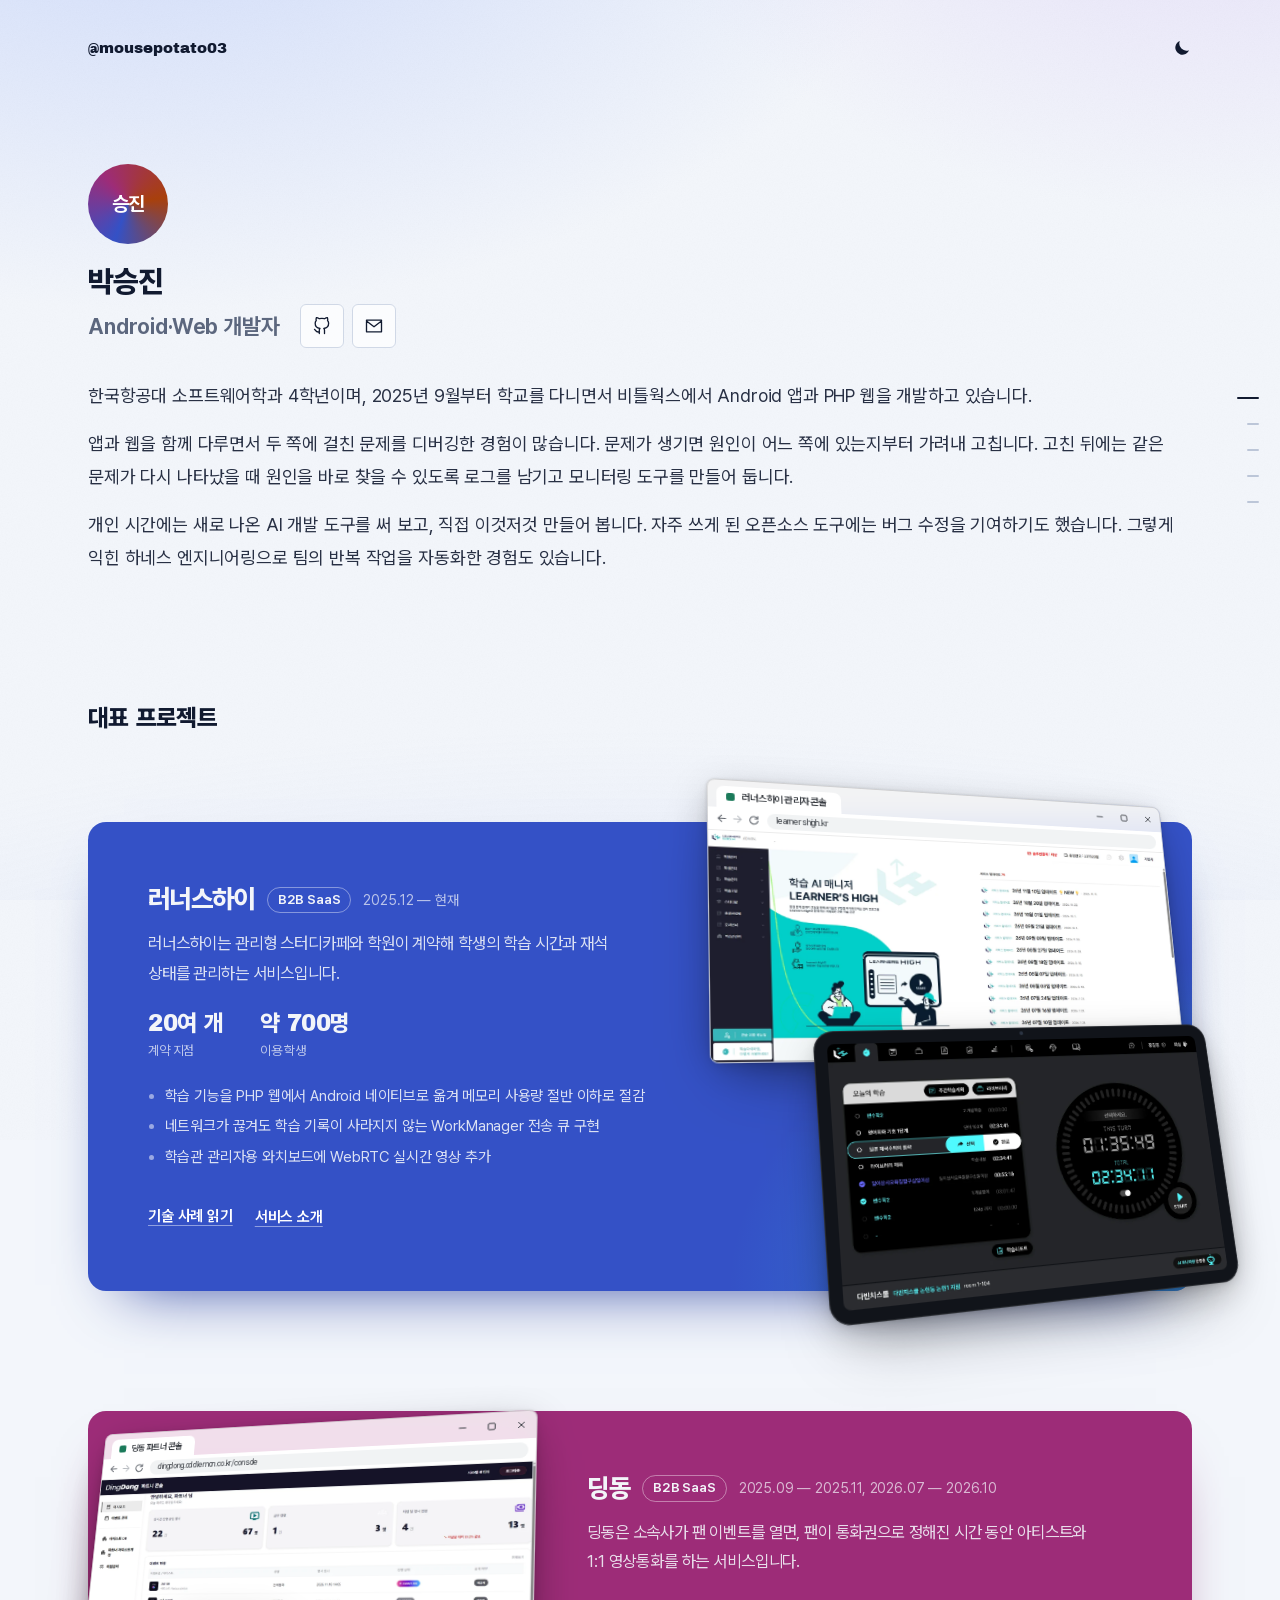
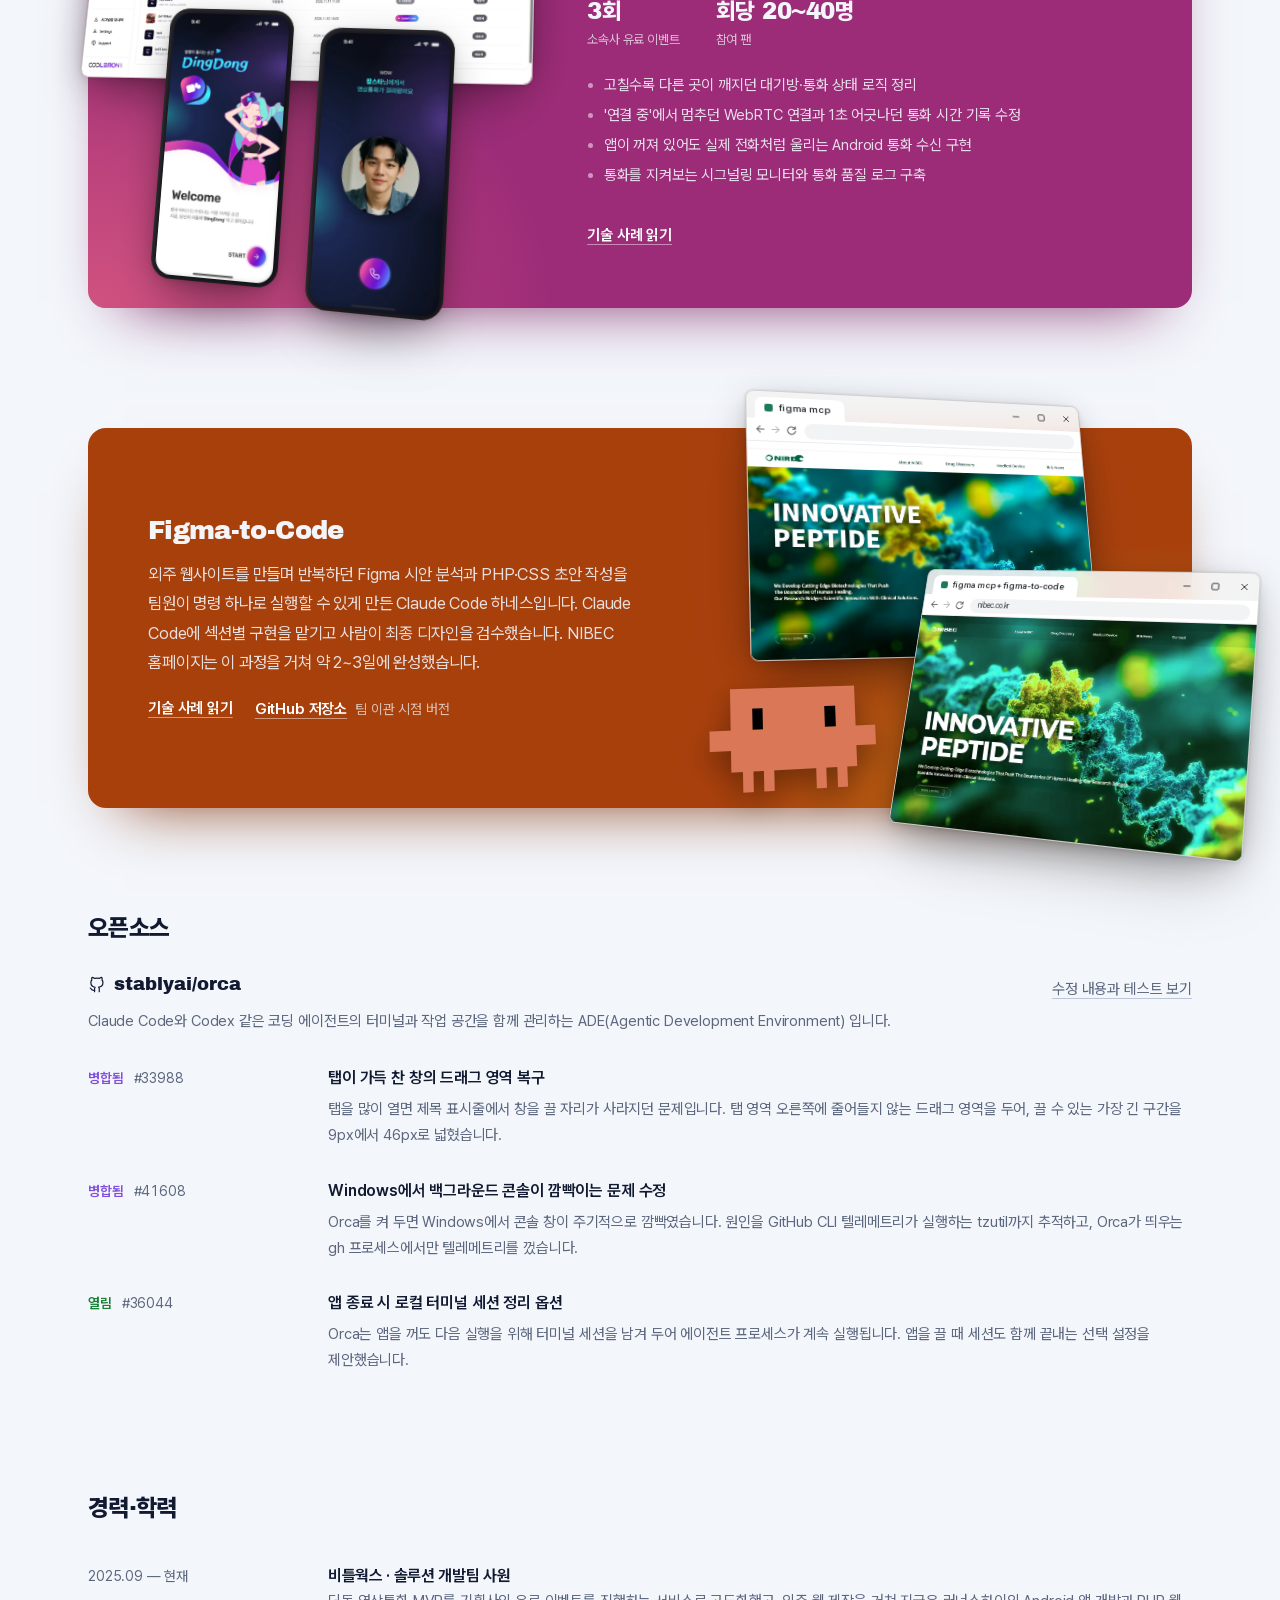
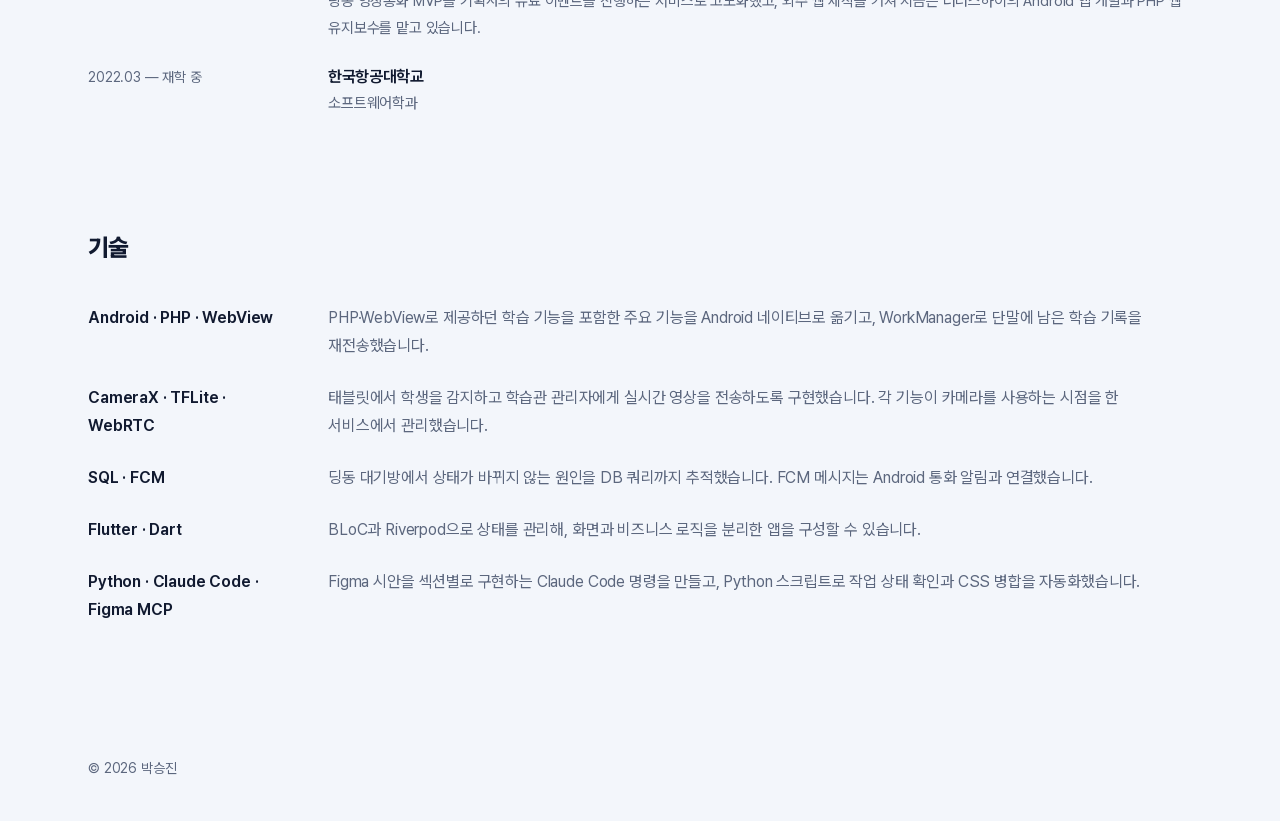
<file: index.html>
<!DOCTYPE html><html lang="ko"><head><meta charset="utf-8"><meta name="viewport" content="width=device-width, initial-scale=1"><title>박승진 | Android·Web 개발자</title><meta name="description" content="Android·웹 개발자 박승진의 포트폴리오. 러너스하이 Android·PHP 웹 개발, 딩동 유료 영상통화 서비스 고도화, Figma-to-Code 제작 자동화 및 Orca 오픈소스 기여."><meta name="theme-color" content="#f3f6fb" media="(prefers-color-scheme: light)"><meta name="theme-color" content="#0a0e1a" media="(prefers-color-scheme: dark)"><link rel="canonical" href="https://mousepotato03.github.io/"><meta property="og:type" content="website"><meta property="og:locale" content="ko_KR"><meta property="og:title" content="박승진 | Android·Web 개발자"><meta property="og:description" content="Android·웹 개발자 박승진의 포트폴리오. 러너스하이 Android·PHP 웹 개발, 딩동 유료 영상통화 서비스 고도화, Figma-to-Code 제작 자동화 및 Orca 오픈소스 기여."><meta property="og:url" content="https://mousepotato03.github.io/"><meta property="og:image" content="https://mousepotato03.github.io/images/learners-tasks.webp"><link rel="icon" href="/favicon.svg" type="image/svg+xml"><script>
      try {
        const saved = localStorage.getItem("theme");
        if (saved === "light" || saved === "dark")
          document.documentElement.dataset.theme = saved;
      } catch (e) {}
    </script><link rel="stylesheet" href="/_astro/Base.Bn7zN9Kk.css"></head><body><a class="skip" href="#main">본문으로 건너뛰기</a><header class="site-header content" id="top"><a class="handle" href="/">@mousepotato03<span class="sr"> 홈</span></a><button class="theme-toggle" type="button" hidden><svg class="moon" viewBox="0 0 24 24" aria-hidden="true"><path d="M20.4 14.6A8.5 8.5 0 0 1 9.4 3.6a8.5 8.5 0 1 0 11 11Z"></path></svg><svg class="sun" viewBox="0 0 24 24" aria-hidden="true"><circle cx="12" cy="12" r="4.2"></circle><path d="M12 2.5v2M12 19.5v2M2.5 12h2M19.5 12h2M5.3 5.3l1.4 1.4M17.3 17.3l1.4 1.4M5.3 18.7l1.4-1.4M17.3 6.7l1.4-1.4"></path></svg></button></header><main id="main" tabindex="-1"><section class="intro content"><span class="avatar avatar-initial" aria-hidden="true">승진</span><h1 class="name">박승진</h1><div class="headline"><p class="role">Android·Web 개발자</p><ul class="links"><li><a class="btn btn-icon" href="https://github.com/mousepotato03" aria-label="GitHub" title="GitHub"><svg class="icon" width="18" height="18" viewBox="0 0 24 24" fill="none" stroke="currentColor" stroke-width="1.6" stroke-linecap="round" stroke-linejoin="round" aria-hidden="true"><path d="M9 19c-4.5 1.4-4.5-2.5-6-3m12 5v-3.9c.05-1.02-.36-1.72-.84-2.14 2.82-.31 5.78-1.38 5.78-6.26 0-1.38-.49-2.5-1.3-3.38.13-.32.56-1.6-.13-3.34 0 0-1.06-.34-3.47 1.29a12 12 0 0 0-6.32 0C6.3 1.64 5.24 1.98 5.24 1.98c-.7 1.74-.26 3.02-.13 3.34-.81.88-1.3 2-1.3 3.38 0 4.87 2.95 5.96 5.76 6.27-.37.33-.68.87-.79 1.69V21"></path></svg></a></li><li><a class="btn btn-icon" href="mailto:tmdwlse2@naver.com" aria-label="이메일" title="이메일"><svg class="icon" width="18" height="18" viewBox="0 0 24 24" fill="none" stroke="currentColor" stroke-width="1.6" stroke-linecap="round" stroke-linejoin="round" aria-hidden="true"><path d="M3 5h18v14H3z M3 6l9 7 9-7"></path></svg></a></li></ul></div><div class="bio"><p>한국항공대 소프트웨어학과 4학년이며, 2025년 9월부터 학교를 다니면서 비틀웍스에서 Android 앱과 PHP 웹을 개발하고 있습니다.</p><p>앱과 웹을 함께 다루면서 두 쪽에 걸친 문제를 디버깅한 경험이 많습니다. 문제가 생기면 원인이 어느 쪽에 있는지부터 가려내 고칩니다. 고친 뒤에는 같은 문제가 다시 나타났을 때 원인을 바로 찾을 수 있도록 로그를 남기고 모니터링 도구를 만들어 둡니다.</p><p>개인 시간에는 새로 나온 AI 개발 도구를 써 보고, 직접 이것저것 만들어 봅니다. 자주 쓰게 된 오픈소스 도구에는 버그 수정을 기여하기도 했습니다. 그렇게 익힌 하네스 엔지니어링으로 팀의 반복 작업을 자동화한 경험도 있습니다.</p></div></section><section class="work content" aria-labelledby="work-title"><h2 id="work-title">대표 프로젝트</h2><div class="work-list"><article class="work-card" data-kind="learners"><div class="work-copy"><div class="work-head"><h3><a href="/projects/learners-high/">러너스하이</a></h3><span class="work-type">B2B SaaS</span><span class="work-period">2025.12 — 현재</span></div><p>러너스하이는 관리형 스터디카페와 학원이 계약해 학생의 학습 시간과 재석 상태를 관리하는 서비스입니다.</p><dl class="work-stats"><div><dt>계약 지점</dt><dd>20여 개</dd></div><div><dt>이용 학생</dt><dd>약 700명</dd></div></dl><ul class="work-points"><li>학습 기능을 PHP 웹에서 Android 네이티브로 옮겨 메모리 사용량 절반 이하로 절감</li><li>네트워크가 끊겨도 학습 기록이 사라지지 않는 WorkManager 전송 큐 구현</li><li>학습관 관리자용 와치보드에 WebRTC 실시간 영상 추가</li></ul><div class="work-actions"><span class="work-more" aria-hidden="true">기술 사례 읽기</span><span class="work-site-group"><a class="work-site" href="https://learnershigh.kr/index.php">서비스 소개</a></span></div></div><div class="work-visual"><div class="scene"><div class="device browser-window window-console window-learners"><div class="window-titlebar"><span class="window-tab"><i class="window-favicon"></i><span>러너스하이 관리자 콘솔</span></span><span class="window-controls" aria-hidden="true"><svg viewBox="0 0 10 10"><path d="M1.5 5h7"></path></svg><svg viewBox="0 0 10 10"><rect x="1.75" y="1.75" width="6.5" height="6.5" rx="1"></rect></svg><svg viewBox="0 0 10 10"><path d="m2 2 6 6m0-6-6 6"></path></svg></span></div><div class="window-toolbar"><span class="window-nav" aria-hidden="true"><svg viewBox="0 0 12 12"><path d="M10 6H2.5M6 2.5 2.5 6 6 9.5"></path></svg><svg viewBox="0 0 12 12"><path d="M2 6h7.5M6 2.5 9.5 6 6 9.5"></path></svg><svg viewBox="0 0 12 12"><path d="M9.8 4.4A4.2 4.2 0 1 0 10.2 7M10 1.8v2.8H7.2"></path></svg></span><span class="window-address">learnershigh.kr</span></div><div class="window-view"><img src="/images/learners-console.webp" width="1440" height="683" alt="왼쪽에 학원·학생·학습 관리 메뉴, 오른쪽에 서비스 업데이트 목록이 있는 러너스하이 관리자 콘솔 첫 화면" loading="eager"></div></div><div class="device tablet-device"><img src="/images/learners-tasks.webp" width="1440" height="900" loading="eager" fetchpriority="high" alt="위쪽 메뉴 아래 왼쪽에 오늘의 학습 목록, 오른쪽에 원형 타이머와 START 버튼이 있는 러너스하이 학습 화면"></div></div></div></article><article class="work-card" data-kind="dingdong"><div class="work-copy"><div class="work-head"><h3><a href="/projects/dingdong/">딩동</a></h3><span class="work-type">B2B SaaS</span><span class="work-period">2025.09 — 2025.11, 2026.07 — 2026.10</span></div><p>딩동은 소속사가 팬 이벤트를 열면, 팬이 통화권으로 정해진 시간 동안 아티스트와 1:1 영상통화를 하는 서비스입니다.</p><dl class="work-stats"><div><dt>소속사 유료 이벤트</dt><dd>3회</dd></div><div><dt>참여 팬</dt><dd>회당 20~40명</dd></div></dl><ul class="work-points"><li>고칠수록 다른 곳이 깨지던 대기방·통화 상태 로직 정리</li><li>&#39;연결 중&#39;에서 멈추던 WebRTC 연결과 1초 어긋나던 통화 시간 기록 수정</li><li>앱이 꺼져 있어도 실제 전화처럼 울리는 Android 통화 수신 구현</li><li>통화를 지켜보는 시그널링 모니터와 통화 품질 로그 구축</li></ul><div class="work-actions"><span class="work-more" aria-hidden="true">기술 사례 읽기</span></div></div><div class="work-visual"><div class="scene"><div class="device browser-window window-console window-partner"><div class="window-titlebar"><span class="window-tab"><i class="window-favicon"></i><span>딩동 파트너 콘솔</span></span><span class="window-controls" aria-hidden="true"><svg viewBox="0 0 10 10"><path d="M1.5 5h7"></path></svg><svg viewBox="0 0 10 10"><rect x="1.75" y="1.75" width="6.5" height="6.5" rx="1"></rect></svg><svg viewBox="0 0 10 10"><path d="m2 2 6 6m0-6-6 6"></path></svg></span></div><div class="window-toolbar"><span class="window-nav" aria-hidden="true"><svg viewBox="0 0 12 12"><path d="M10 6H2.5M6 2.5 2.5 6 6 9.5"></path></svg><svg viewBox="0 0 12 12"><path d="M2 6h7.5M6 2.5 9.5 6 6 9.5"></path></svg><svg viewBox="0 0 12 12"><path d="M9.8 4.4A4.2 4.2 0 1 0 10.2 7M10 1.8v2.8H7.2"></path></svg></span><span class="window-address">dingdong.oddlemon.co.kr/console</span></div><div class="window-view"><img src="/images/dingdong-console.webp" width="1440" height="684" alt="진행 중인 행사와 이번 달 행사 수를 보여주는 카드 아래에 이벤트 목록이 있는 딩동 파트너 콘솔 대시보드" loading="lazy"></div></div><div class="device phone-group"><div class="phone-device"><img src="/images/dingdong-welcome.webp" width="540" height="1171" loading="lazy" alt="딩동 Google Play에 등록된 앱 시작 화면"></div><div class="phone-device"><img src="/images/dingdong-incoming.webp" width="540" height="1171" loading="lazy" alt="딩동의 수신 대기 화면과 통화 수락 버튼"></div></div></div></div></article><article class="work-card" data-kind="figma"><div class="work-copy"><h3><a href="/projects/figma-to-code/">Figma-to-Code</a></h3><p>외주 웹사이트를 만들며 반복하던 Figma 시안 분석과 PHP·CSS 초안 작성을 팀원이 명령 하나로 실행할 수 있게 만든 Claude Code 하네스입니다. Claude Code에 섹션별 구현을 맡기고 사람이 최종 디자인을 검수했습니다. NIBEC 홈페이지는 이 과정을 거쳐 약 2~3일에 완성했습니다.</p><div class="work-actions"><span class="work-more" aria-hidden="true">기술 사례 읽기</span><span class="work-site-group"><a class="work-site" href="https://github.com/mousepotato03/figma-to-code">GitHub 저장소</a><span class="work-site-note">팀 이관 시점 버전</span></span></div></div><div class="work-visual"><div class="scene"><div class="device browser-window window-before"><div class="window-titlebar"><span class="window-tab"><i class="window-favicon"></i><span>figma mcp</span></span><span class="window-controls" aria-hidden="true"><svg viewBox="0 0 10 10"><path d="M1.5 5h7"></path></svg><svg viewBox="0 0 10 10"><rect x="1.75" y="1.75" width="6.5" height="6.5" rx="1"></rect></svg><svg viewBox="0 0 10 10"><path d="m2 2 6 6m0-6-6 6"></path></svg></span></div><div class="window-toolbar"><span class="window-nav" aria-hidden="true"><svg viewBox="0 0 12 12"><path d="M10 6H2.5M6 2.5 2.5 6 6 9.5"></path></svg><svg viewBox="0 0 12 12"><path d="M2 6h7.5M6 2.5 9.5 6 6 9.5"></path></svg><svg viewBox="0 0 12 12"><path d="M9.8 4.4A4.2 4.2 0 1 0 10.2 7M10 1.8v2.8H7.2"></path></svg></span><span class="window-address"></span></div><div class="window-view"><img src="/images/nibec-draft-hero.webp" width="1440" height="817" alt="NIBEC" loading="lazy"></div></div><div class="device browser-window window-after"><div class="window-titlebar"><span class="window-tab"><i class="window-favicon"></i><span>figma mcp + figma-to-code</span></span><span class="window-controls" aria-hidden="true"><svg viewBox="0 0 10 10"><path d="M1.5 5h7"></path></svg><svg viewBox="0 0 10 10"><rect x="1.75" y="1.75" width="6.5" height="6.5" rx="1"></rect></svg><svg viewBox="0 0 10 10"><path d="m2 2 6 6m0-6-6 6"></path></svg></span></div><div class="window-toolbar"><span class="window-nav" aria-hidden="true"><svg viewBox="0 0 12 12"><path d="M10 6H2.5M6 2.5 2.5 6 6 9.5"></path></svg><svg viewBox="0 0 12 12"><path d="M2 6h7.5M6 2.5 9.5 6 6 9.5"></path></svg><svg viewBox="0 0 12 12"><path d="M9.8 4.4A4.2 4.2 0 1 0 10.2 7M10 1.8v2.8H7.2"></path></svg></span><span class="window-address">nibec.co.kr</span></div><div class="window-view"><img src="/images/nibec-final-hero.webp" width="1440" height="817" alt="NIBEC" loading="lazy"></div></div><div class="device clawd" aria-hidden="true"><svg viewBox="1 0 16 10" shape-rendering="crispEdges"><path fill="#d97757" d="M3 0h12v4h2v2h-2v2H3V6H1V4h2zM4 8h1v2H4zm2 0h1v2H6zm5 0h1v2h-1zm2 0h1v2h-1z"></path><path fill="#000" d="M5 2h1v2H5zm7 0h1v2h-1z"></path></svg></div></div></div></article></div></section><section class="section content" aria-labelledby="oss-title"><h2 id="oss-title">오픈소스</h2><div class="repo-list"><div class="repo"><div class="repo-head"><h3><a href="https://github.com/stablyai/orca"><svg class="icon" width="18" height="18" viewBox="0 0 24 24" fill="none" stroke="currentColor" stroke-width="1.6" stroke-linecap="round" stroke-linejoin="round" aria-hidden="true"><path d="M9 19c-4.5 1.4-4.5-2.5-6-3m12 5v-3.9c.05-1.02-.36-1.72-.84-2.14 2.82-.31 5.78-1.38 5.78-6.26 0-1.38-.49-2.5-1.3-3.38.13-.32.56-1.6-.13-3.34 0 0-1.06-.34-3.47 1.29a12 12 0 0 0-6.32 0C6.3 1.64 5.24 1.98 5.24 1.98c-.7 1.74-.26 3.02-.13 3.34-.81.88-1.3 2-1.3 3.38 0 4.87 2.95 5.96 5.76 6.27-.37.33-.68.87-.79 1.69V21"></path></svg>stablyai/orca</a></h3><a class="repo-more" href="/open-source/">수정 내용과 테스트 보기</a></div><p class="repo-about">Claude Code와 Codex 같은 코딩 에이전트의 터미널과 작업 공간을 함께 관리하는 ADE(Agentic Development Environment) 입니다.</p><ul class="pr-list"><li><a href="/open-source/#pr-orca-33988"><span class="pr-meta"><span class="pr-state merged">병합됨</span><span class="pr-number">#33988</span></span><span class="pr-body"><span class="pr-title">탭이 가득 찬 창의 드래그 영역 복구</span><span class="pr-summary">탭을 많이 열면 제목 표시줄에서 창을 끌 자리가 사라지던 문제입니다. 탭 영역 오른쪽에 줄어들지 않는 드래그 영역을 두어, 끌 수 있는 가장 긴 구간을 9px에서 46px로 넓혔습니다.</span></span></a></li><li><a href="/open-source/#pr-orca-41608"><span class="pr-meta"><span class="pr-state merged">병합됨</span><span class="pr-number">#41608</span></span><span class="pr-body"><span class="pr-title">Windows에서 백그라운드 콘솔이 깜빡이는 문제 수정</span><span class="pr-summary">Orca를 켜 두면 Windows에서 콘솔 창이 주기적으로 깜빡였습니다. 원인을 GitHub CLI 텔레메트리가 실행하는 tzutil까지 추적하고, Orca가 띄우는 gh 프로세스에서만 텔레메트리를 껐습니다.</span></span></a></li><li><a href="/open-source/#pr-orca-36044"><span class="pr-meta"><span class="pr-state open">열림</span><span class="pr-number">#36044</span></span><span class="pr-body"><span class="pr-title">앱 종료 시 로컬 터미널 세션 정리 옵션</span><span class="pr-summary">Orca는 앱을 꺼도 다음 실행을 위해 터미널 세션을 남겨 두어 에이전트 프로세스가 계속 실행됩니다. 앱을 끌 때 세션도 함께 끝내는 선택 설정을 제안했습니다.</span></span></a></li></ul></div></div></section><section class="section content" aria-labelledby="exp-title"><h2 id="exp-title">경력·학력</h2><ul class="row-list"><li><span class="period">2025.09 — 현재</span><div><h3>비틀웍스 · 솔루션 개발팀 사원</h3><p>딩동 영상통화 MVP를 기획사의 유료 이벤트를 진행하는 서비스로 고도화했고, 외주 웹 제작을 거쳐 지금은 러너스하이의 Android 앱 개발과 PHP 웹 유지보수를 맡고 있습니다.</p></div></li><li><span class="period">2022.03 — 재학 중</span><div><h3>한국항공대학교</h3><p>소프트웨어학과</p></div></li></ul></section><section class="section content" aria-labelledby="skills-title"><h2 id="skills-title">기술</h2><dl class="skill-list"><div><dt>Android · PHP · WebView</dt><dd>PHP·WebView로 제공하던 학습 기능을 포함한 주요 기능을 Android 네이티브로 옮기고, WorkManager로 단말에 남은 학습 기록을 재전송했습니다.</dd></div><div><dt>CameraX · TFLite · WebRTC</dt><dd>태블릿에서 학생을 감지하고 학습관 관리자에게 실시간 영상을 전송하도록 구현했습니다. 각 기능이 카메라를 사용하는 시점을 한 서비스에서 관리했습니다.</dd></div><div><dt>SQL · FCM</dt><dd>딩동 대기방에서 상태가 바뀌지 않는 원인을 DB 쿼리까지 추적했습니다. FCM 메시지는 Android 통화 알림과 연결했습니다.</dd></div><div><dt>Flutter · Dart</dt><dd>BLoC과 Riverpod으로 상태를 관리해, 화면과 비즈니스 로직을 분리한 앱을 구성할 수 있습니다.</dd></div><div><dt>Python · Claude Code · Figma MCP</dt><dd>Figma 시안을 섹션별로 구현하는 Claude Code 명령을 만들고, Python 스크립트로 작업 상태 확인과 CSS 병합을 자동화했습니다.</dd></div></dl></section><nav class="section-nav" aria-label="섹션 바로가기"><ul><li><a href="#top"><span class="section-nav-label">소개</span><span class="section-nav-bar" aria-hidden="true"></span></a></li><li><a href="#work-title"><span class="section-nav-label">프로젝트</span><span class="section-nav-bar" aria-hidden="true"></span></a></li><li><a href="#oss-title"><span class="section-nav-label">오픈소스</span><span class="section-nav-bar" aria-hidden="true"></span></a></li><li><a href="#exp-title"><span class="section-nav-label">경력·학력</span><span class="section-nav-bar" aria-hidden="true"></span></a></li><li><a href="#skills-title"><span class="section-nav-label">기술</span><span class="section-nav-bar" aria-hidden="true"></span></a></li></ul></nav><script>
  // 화면 위쪽 35% 선을 지난 마지막 섹션을 현재 위치로 표시한다
  (() => {
    const links = [...document.querySelectorAll(".section-nav a")];
    const targets = links.map((link) => {
      const el = document.getElementById(link.hash.slice(1));
      return el && (el.closest("section") || el);
    });
    let frame = 0;
    const update = () => {
      frame = 0;
      const line = innerHeight * 0.35;
      let active = 0;
      targets.forEach((el, i) => {
        if (el && el.getBoundingClientRect().top <= line) active = i;
      });
      const root = document.documentElement;
      if (innerHeight + scrollY >= root.scrollHeight - 2)
        active = links.length - 1;
      links.forEach((link, i) => {
        if (i === active) link.setAttribute("aria-current", "location");
        else link.removeAttribute("aria-current");
      });
    };
    const schedule = () => {
      if (!frame) frame = requestAnimationFrame(update);
    };
    addEventListener("scroll", schedule, { passive: true });
    addEventListener("resize", schedule);
    update();
  })();
</script></main><footer class="site-footer content"><span>© 2026 박승진</span></footer><script>
      (() => {
        const button = document.querySelector(".theme-toggle");
        if (!button) return;
        const root = document.documentElement;
        const media = matchMedia("(prefers-color-scheme: dark)");
        const current = () =>
          root.dataset.theme || (media.matches ? "dark" : "light");
        const label = () =>
          button.setAttribute(
            "aria-label",
            current() === "dark" ? "라이트 모드로 전환" : "다크 모드로 전환",
          );
        button.hidden = false;
        label();
        button.addEventListener("click", () => {
          const next = current() === "dark" ? "light" : "dark";
          root.dataset.theme = next;
          try {
            localStorage.setItem("theme", next);
          } catch (e) {}
          label();
        });
        media.addEventListener("change", label);
      })();
    </script></body></html>
</file>
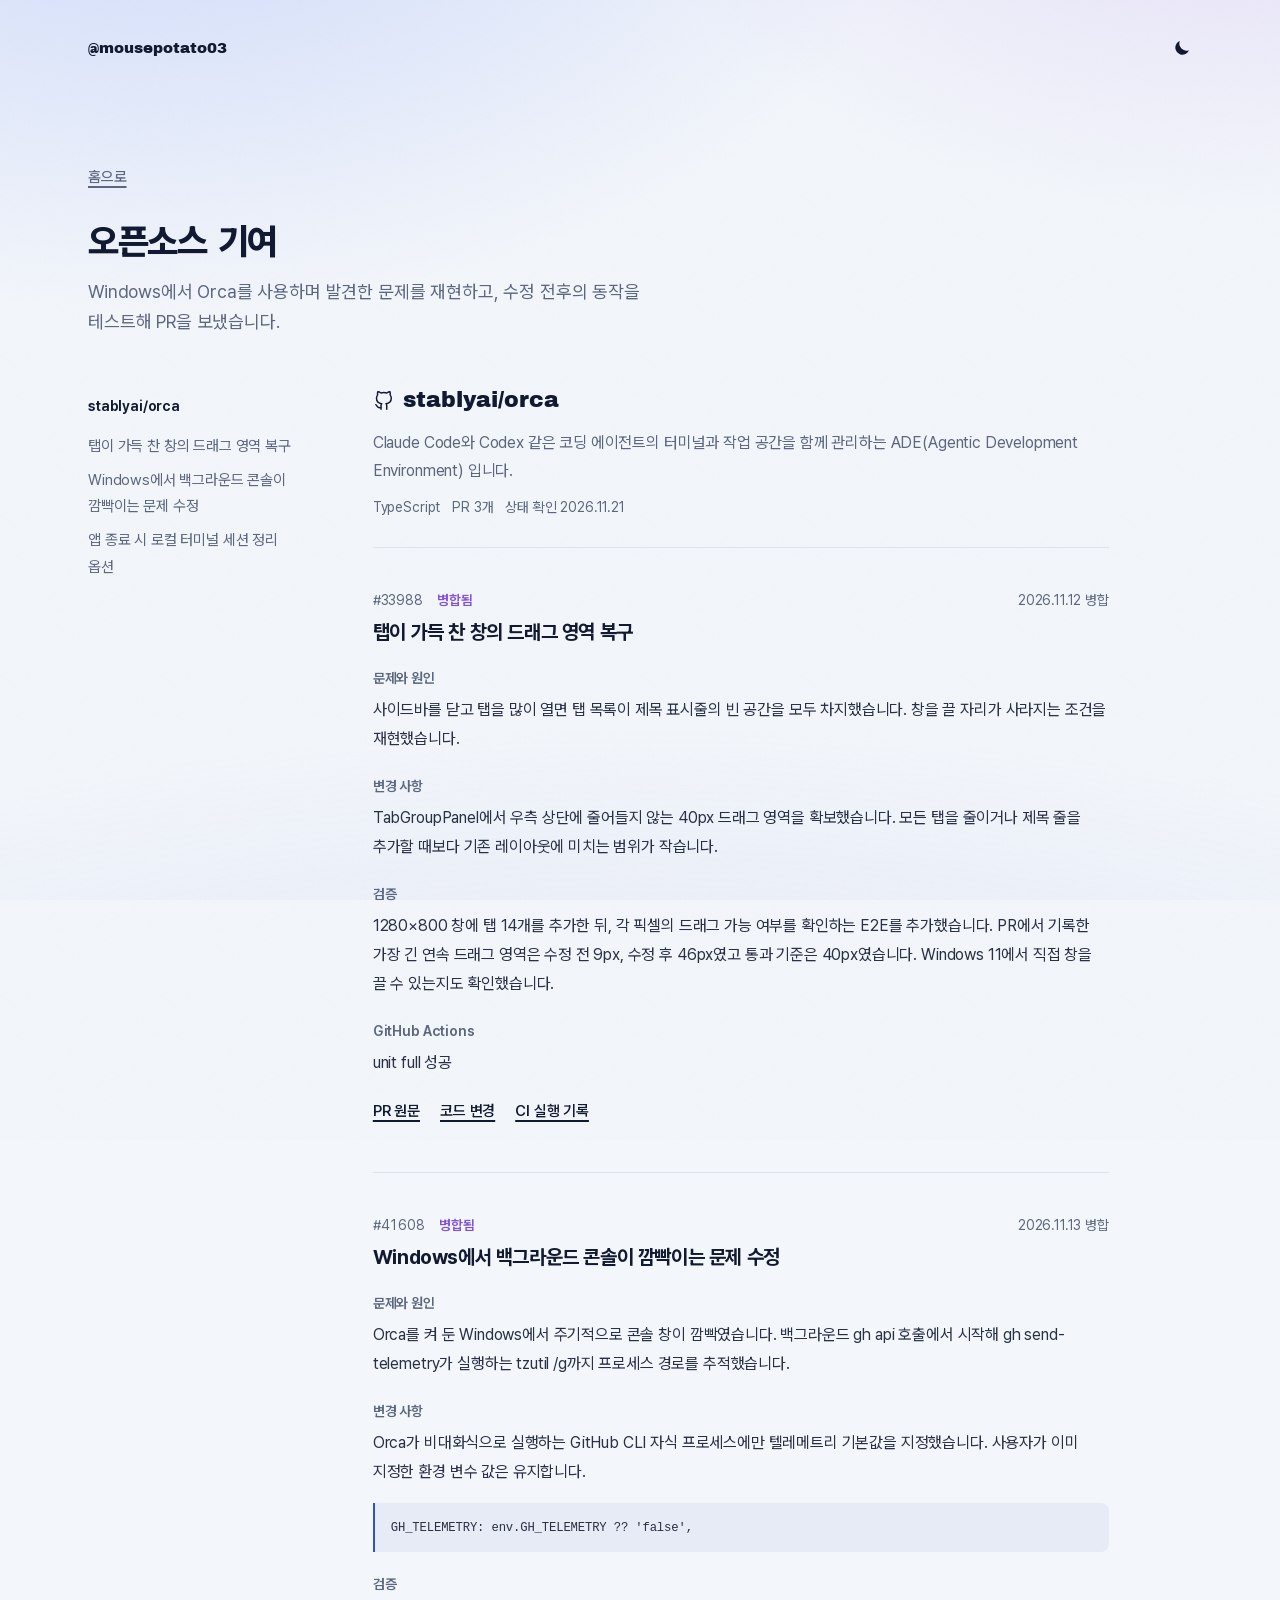
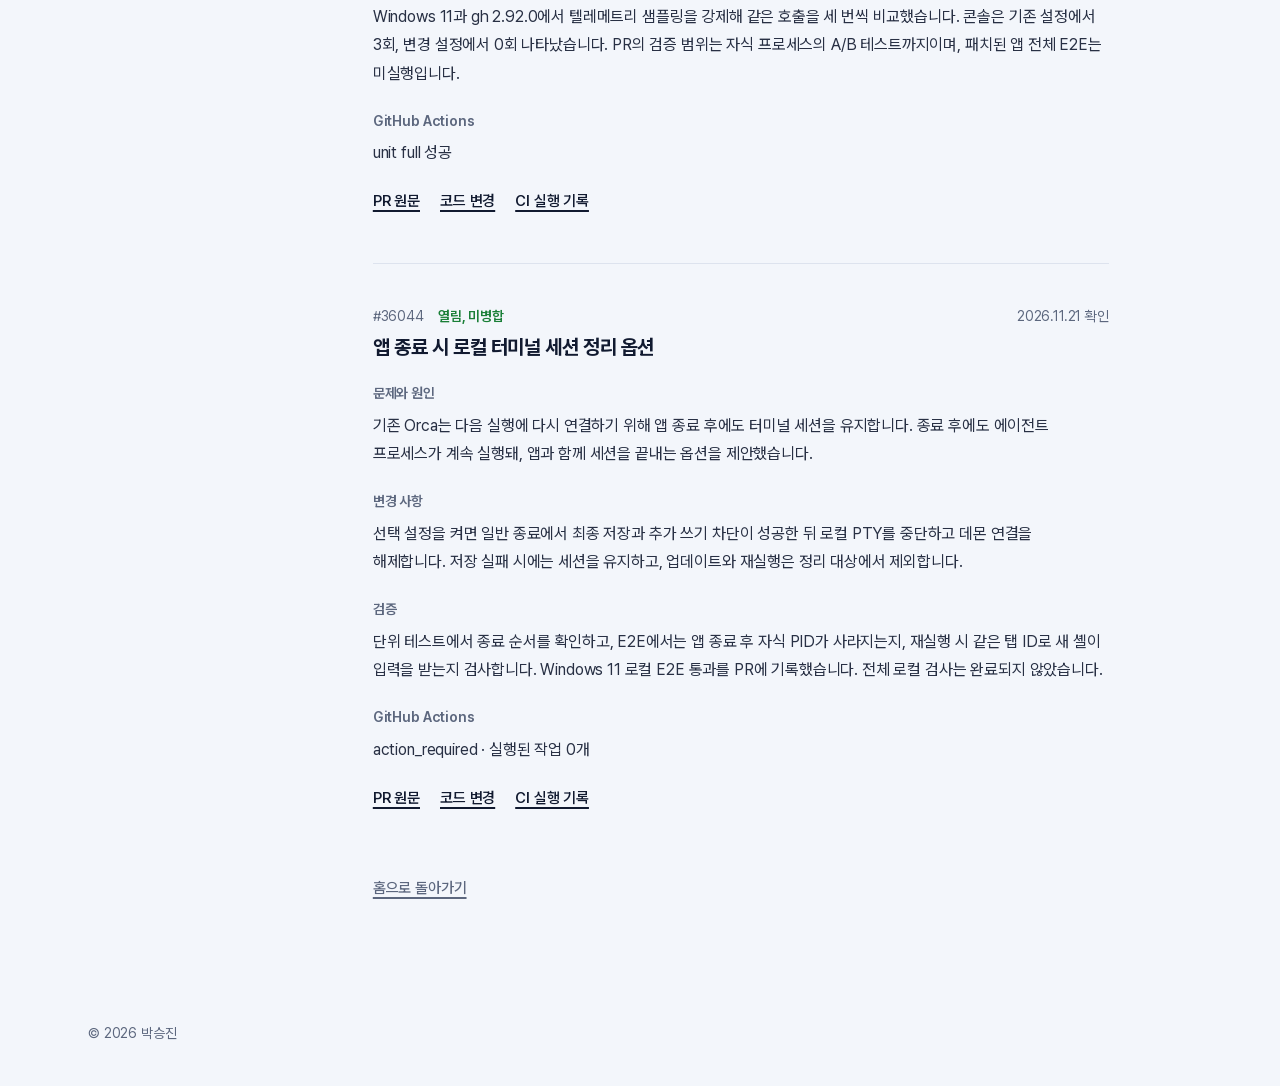
<file: open-source/index.html>
<!DOCTYPE html><html lang="ko"><head><meta charset="utf-8"><meta name="viewport" content="width=device-width, initial-scale=1"><title>오픈소스 | 박승진</title><meta name="description" content="Orca에서 재현한 창 드래그, Windows 콘솔, 터미널 수명주기 문제와 PR별 코드 변경, 테스트 근거."><meta name="theme-color" content="#f3f6fb" media="(prefers-color-scheme: light)"><meta name="theme-color" content="#0a0e1a" media="(prefers-color-scheme: dark)"><link rel="canonical" href="https://mousepotato03.github.io/open-source/"><meta property="og:type" content="website"><meta property="og:locale" content="ko_KR"><meta property="og:title" content="오픈소스 | 박승진"><meta property="og:description" content="Orca에서 재현한 창 드래그, Windows 콘솔, 터미널 수명주기 문제와 PR별 코드 변경, 테스트 근거."><meta property="og:url" content="https://mousepotato03.github.io/open-source/"><meta property="og:image" content="https://mousepotato03.github.io/images/learners-tasks.webp"><link rel="icon" href="/favicon.svg" type="image/svg+xml"><script>
      try {
        const saved = localStorage.getItem("theme");
        if (saved === "light" || saved === "dark")
          document.documentElement.dataset.theme = saved;
      } catch (e) {}
    </script><link rel="stylesheet" href="/_astro/Base.Bn7zN9Kk.css"></head><body><a class="skip" href="#main">본문으로 건너뛰기</a><header class="site-header content" id="top"><a class="handle" href="/">@mousepotato03<span class="sr"> 홈</span></a><button class="theme-toggle" type="button" hidden><svg class="moon" viewBox="0 0 24 24" aria-hidden="true"><path d="M20.4 14.6A8.5 8.5 0 0 1 9.4 3.6a8.5 8.5 0 1 0 11 11Z"></path></svg><svg class="sun" viewBox="0 0 24 24" aria-hidden="true"><circle cx="12" cy="12" r="4.2"></circle><path d="M12 2.5v2M12 19.5v2M2.5 12h2M19.5 12h2M5.3 5.3l1.4 1.4M17.3 17.3l1.4 1.4M5.3 18.7l1.4-1.4M17.3 6.7l1.4-1.4"></path></svg></button></header><main id="main" tabindex="-1"><article class="page content"><a href="/" class="back-link">홈으로</a><header class="page-head"><h1>오픈소스 기여</h1><p>Windows에서 Orca를 사용하며 발견한 문제를 재현하고, 수정 전후의 동작을 테스트해 PR을 보냈습니다.</p></header><nav class="toc toc-prs" aria-label="레포와 PR 목록"><p>stablyai/orca</p><ol><li><a href="#pr-orca-33988">탭이 가득 찬 창의 드래그 영역 복구</a></li><li><a href="#pr-orca-41608">Windows에서 백그라운드 콘솔이 깜빡이는 문제 수정</a></li><li><a href="#pr-orca-36044">앱 종료 시 로컬 터미널 세션 정리 옵션</a></li></ol></nav><div class="pr-articles"><section class="repo-block" aria-labelledby="repo-orca"><header class="repo-block-head"><h2 id="repo-orca"><a href="https://github.com/stablyai/orca"><svg class="icon" width="18" height="18" viewBox="0 0 24 24" fill="none" stroke="currentColor" stroke-width="1.6" stroke-linecap="round" stroke-linejoin="round" aria-hidden="true"><path d="M9 19c-4.5 1.4-4.5-2.5-6-3m12 5v-3.9c.05-1.02-.36-1.72-.84-2.14 2.82-.31 5.78-1.38 5.78-6.26 0-1.38-.49-2.5-1.3-3.38.13-.32.56-1.6-.13-3.34 0 0-1.06-.34-3.47 1.29a12 12 0 0 0-6.32 0C6.3 1.64 5.24 1.98 5.24 1.98c-.7 1.74-.26 3.02-.13 3.34-.81.88-1.3 2-1.3 3.38 0 4.87 2.95 5.96 5.76 6.27-.37.33-.68.87-.79 1.69V21"></path></svg>stablyai/orca</a></h2><p>Claude Code와 Codex 같은 코딩 에이전트의 터미널과 작업 공간을 함께 관리하는 ADE(Agentic Development Environment) 입니다.</p><p class="repo-meta"><span>TypeScript</span><span>PR 3개</span><span>상태 확인 2026.11.21</span></p></header><article id="pr-orca-33988" class="pr-article"><p class="pr-top"><span class="pr-number">#33988</span><span class="pr-state merged">병합됨</span><span class="pr-date">2026.11.12 병합</span></p><h3>탭이 가득 찬 창의 드래그 영역 복구</h3><dl class="pr-body"><dt>문제와 원인</dt><dd>사이드바를 닫고 탭을 많이 열면 탭 목록이 제목 표시줄의 빈 공간을 모두 차지했습니다. 창을 끌 자리가 사라지는 조건을 재현했습니다.</dd><dt>변경 사항</dt><dd>TabGroupPanel에서 우측 상단에 줄어들지 않는 40px 드래그 영역을 확보했습니다. 모든 탭을 줄이거나 제목 줄을 추가할 때보다 기존 레이아웃에 미치는 범위가 작습니다.</dd><dt>검증</dt><dd>1280×800 창에 탭 14개를 추가한 뒤, 각 픽셀의 드래그 가능 여부를 확인하는 E2E를 추가했습니다. PR에서 기록한 가장 긴 연속 드래그 영역은 수정 전 9px, 수정 후 46px였고 통과 기준은 40px였습니다. Windows 11에서 직접 창을 끌 수 있는지도 확인했습니다.</dd><dt>GitHub Actions</dt><dd>unit full 성공</dd></dl><ul class="pr-links"><li><a href="https://github.com/stablyai/orca/pull/33988">PR 원문</a></li><li><a href="https://github.com/stablyai/orca/pull/33988/files">코드 변경</a></li><li><a href="https://github.com/stablyai/orca/actions/runs/43101630611">CI 실행 기록</a></li></ul></article><article id="pr-orca-41608" class="pr-article"><p class="pr-top"><span class="pr-number">#41608</span><span class="pr-state merged">병합됨</span><span class="pr-date">2026.11.13 병합</span></p><h3>Windows에서 백그라운드 콘솔이 깜빡이는 문제 수정</h3><dl class="pr-body"><dt>문제와 원인</dt><dd>Orca를 켜 둔 Windows에서 주기적으로 콘솔 창이 깜빡였습니다. 백그라운드 gh api 호출에서 시작해 gh send-telemetry가 실행하는 tzutil /g까지 프로세스 경로를 추적했습니다.</dd><dt>변경 사항</dt><dd>Orca가 비대화식으로 실행하는 GitHub CLI 자식 프로세스에만 텔레메트리 기본값을 지정했습니다. 사용자가 이미 지정한 환경 변수 값은 유지합니다.</dd><dd><pre><code>GH_TELEMETRY: env.GH_TELEMETRY ?? &#39;false&#39;,</code></pre></dd><dt>검증</dt><dd>Windows 11과 gh 2.92.0에서 텔레메트리 샘플링을 강제해 같은 호출을 세 번씩 비교했습니다. 콘솔은 기존 설정에서 3회, 변경 설정에서 0회 나타났습니다. PR의 검증 범위는 자식 프로세스의 A/B 테스트까지이며, 패치된 앱 전체 E2E는 미실행입니다.</dd><dt>GitHub Actions</dt><dd>unit full 성공</dd></dl><ul class="pr-links"><li><a href="https://github.com/stablyai/orca/pull/41608">PR 원문</a></li><li><a href="https://github.com/stablyai/orca/pull/41608/files">코드 변경</a></li><li><a href="https://github.com/stablyai/orca/actions/runs/43264558164">CI 실행 기록</a></li></ul></article><article id="pr-orca-36044" class="pr-article"><p class="pr-top"><span class="pr-number">#36044</span><span class="pr-state open">열림, 미병합</span><span class="pr-date">2026.11.21 확인</span></p><h3>앱 종료 시 로컬 터미널 세션 정리 옵션</h3><dl class="pr-body"><dt>문제와 원인</dt><dd>기존 Orca는 다음 실행에 다시 연결하기 위해 앱 종료 후에도 터미널 세션을 유지합니다. 종료 후에도 에이전트 프로세스가 계속 실행돼, 앱과 함께 세션을 끝내는 옵션을 제안했습니다.</dd><dt>변경 사항</dt><dd>선택 설정을 켜면 일반 종료에서 최종 저장과 추가 쓰기 차단이 성공한 뒤 로컬 PTY를 중단하고 데몬 연결을 해제합니다. 저장 실패 시에는 세션을 유지하고, 업데이트와 재실행은 정리 대상에서 제외합니다.</dd><dt>검증</dt><dd>단위 테스트에서 종료 순서를 확인하고, E2E에서는 앱 종료 후 자식 PID가 사라지는지, 재실행 시 같은 탭 ID로 새 셸이 입력을 받는지 검사합니다. Windows 11 로컬 E2E 통과를 PR에 기록했습니다. 전체 로컬 검사는 완료되지 않았습니다.</dd><dt>GitHub Actions</dt><dd>action_required · 실행된 작업 0개</dd></dl><ul class="pr-links"><li><a href="https://github.com/stablyai/orca/pull/36044">PR 원문</a></li><li><a href="https://github.com/stablyai/orca/pull/36044/files">코드 변경</a></li><li><a href="https://github.com/stablyai/orca/actions/runs/43418943725">CI 실행 기록</a></li></ul></article></section></div><a class="back-link bottom" href="/">홈으로 돌아가기</a></article></main><footer class="site-footer content"><span>© 2026 박승진</span></footer><script>
      (() => {
        const button = document.querySelector(".theme-toggle");
        if (!button) return;
        const root = document.documentElement;
        const media = matchMedia("(prefers-color-scheme: dark)");
        const current = () =>
          root.dataset.theme || (media.matches ? "dark" : "light");
        const label = () =>
          button.setAttribute(
            "aria-label",
            current() === "dark" ? "라이트 모드로 전환" : "다크 모드로 전환",
          );
        button.hidden = false;
        label();
        button.addEventListener("click", () => {
          const next = current() === "dark" ? "light" : "dark";
          root.dataset.theme = next;
          try {
            localStorage.setItem("theme", next);
          } catch (e) {}
          label();
        });
        media.addEventListener("change", label);
      })();
    </script></body></html>
</file>
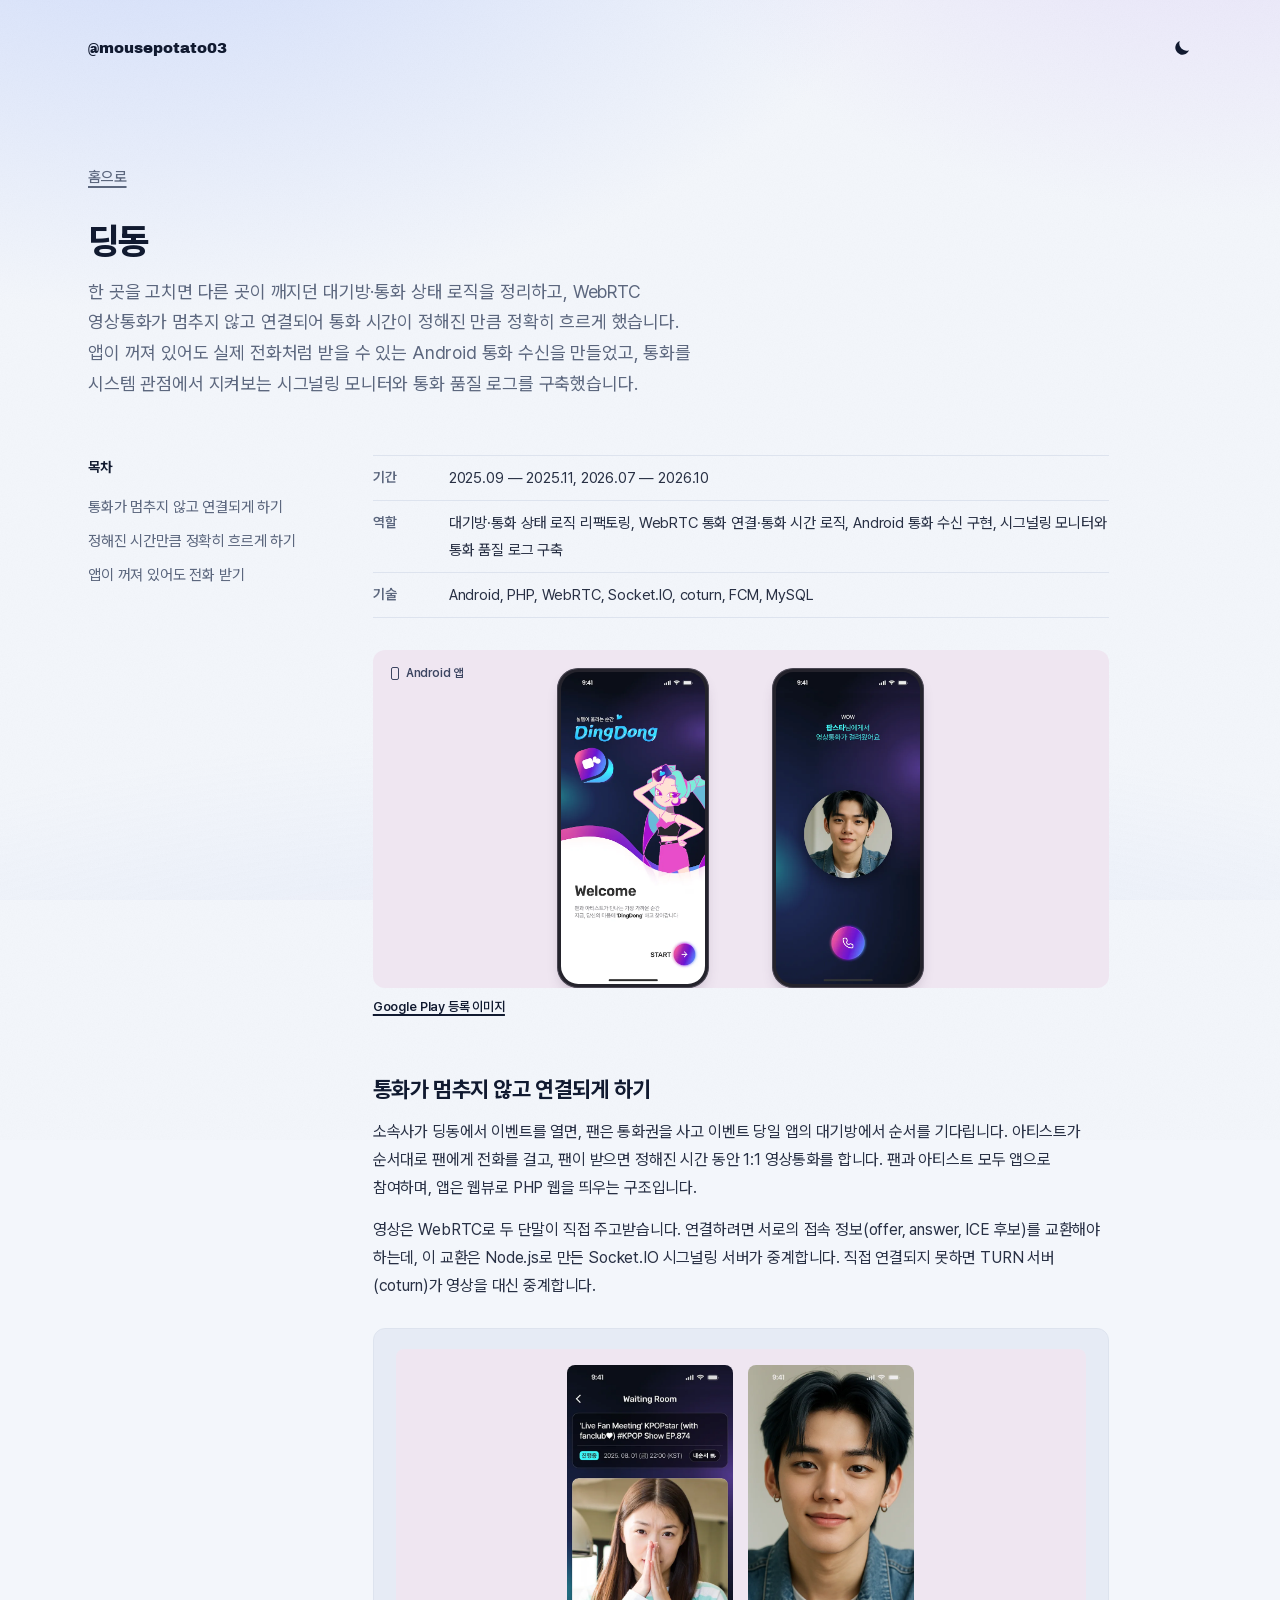
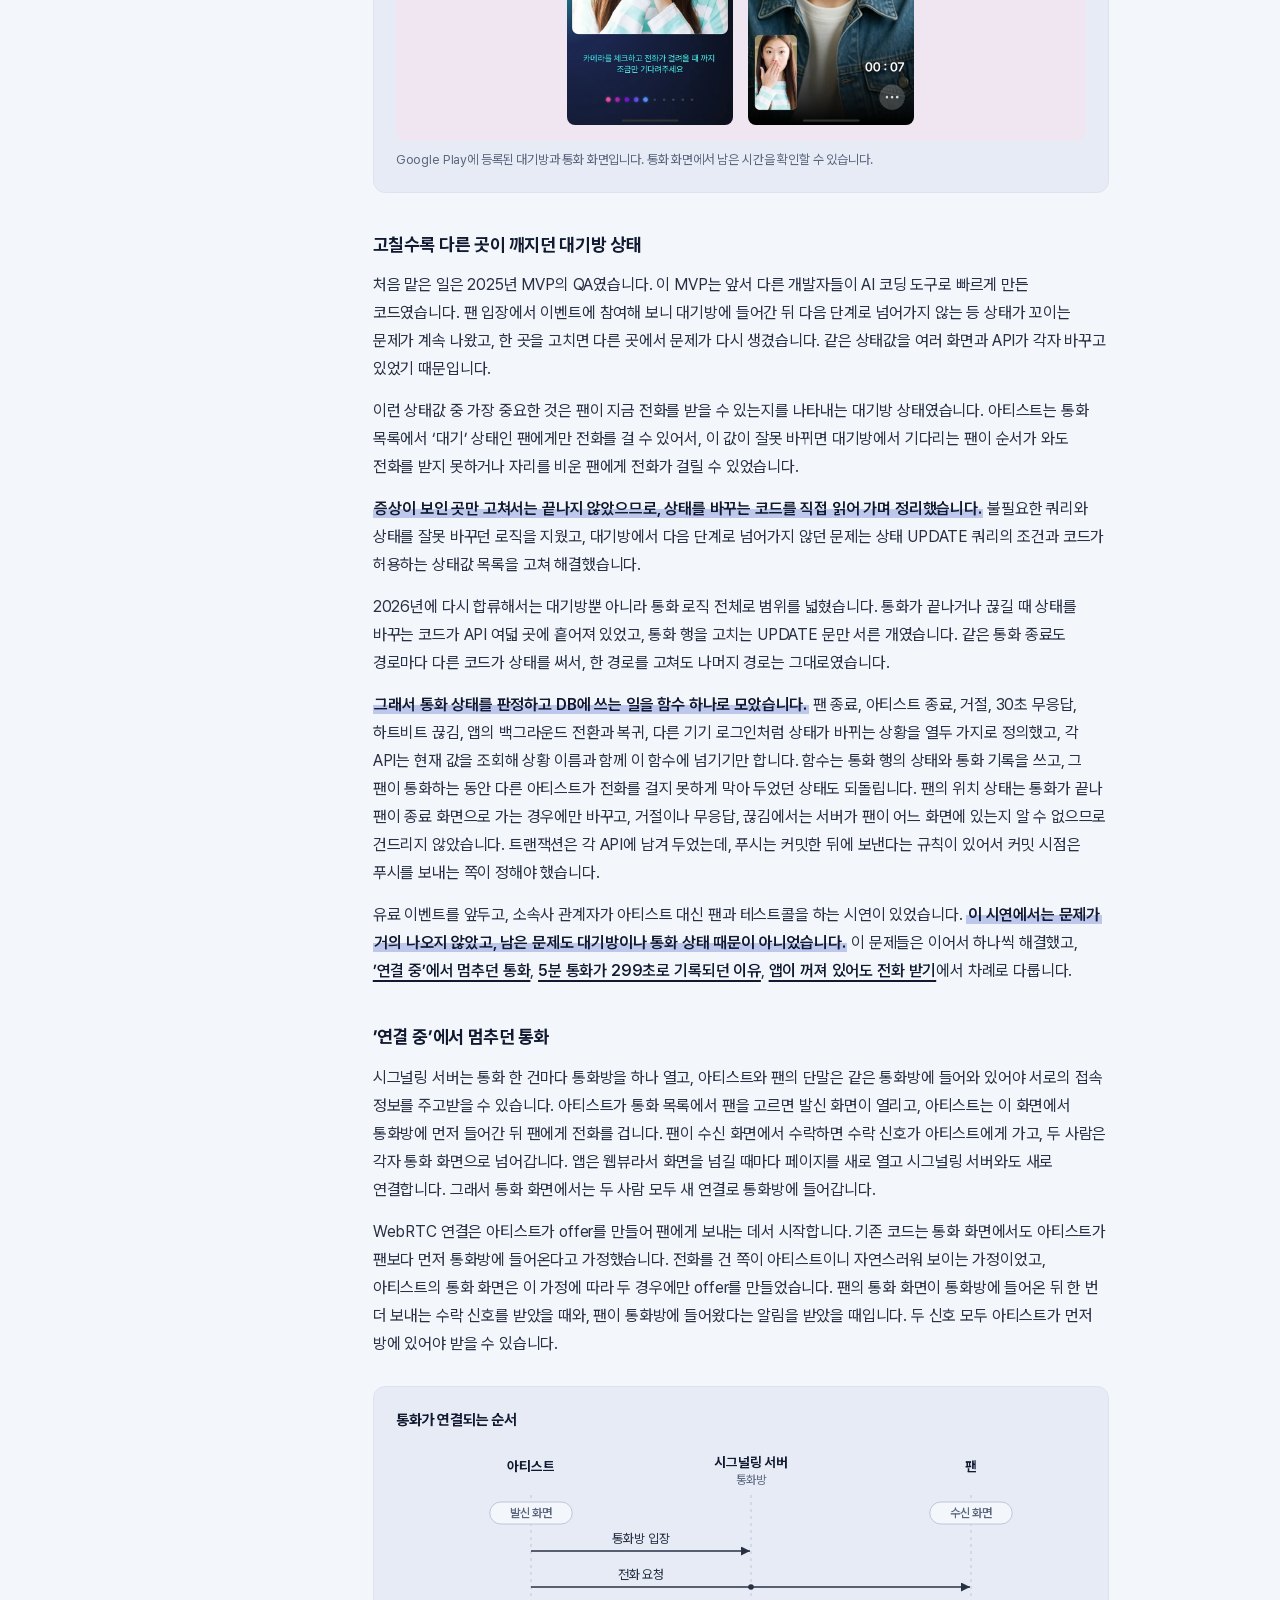
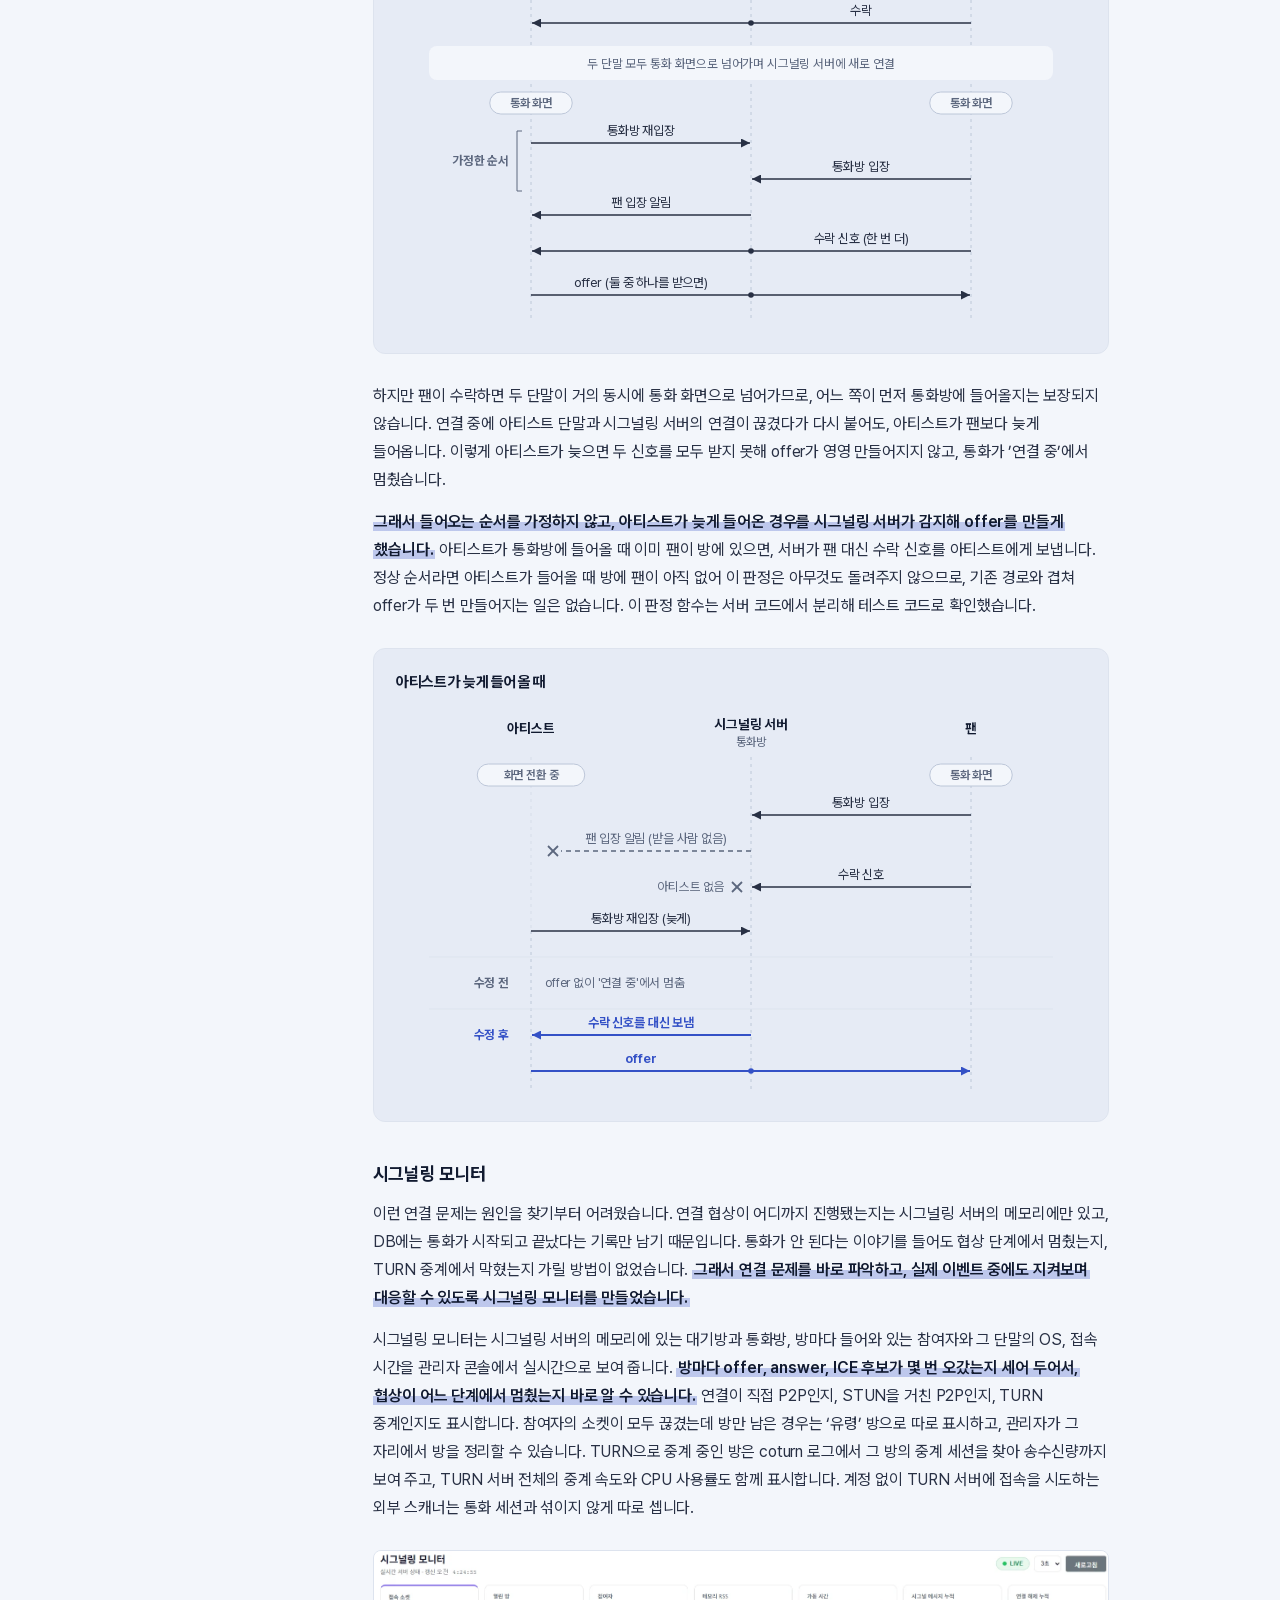
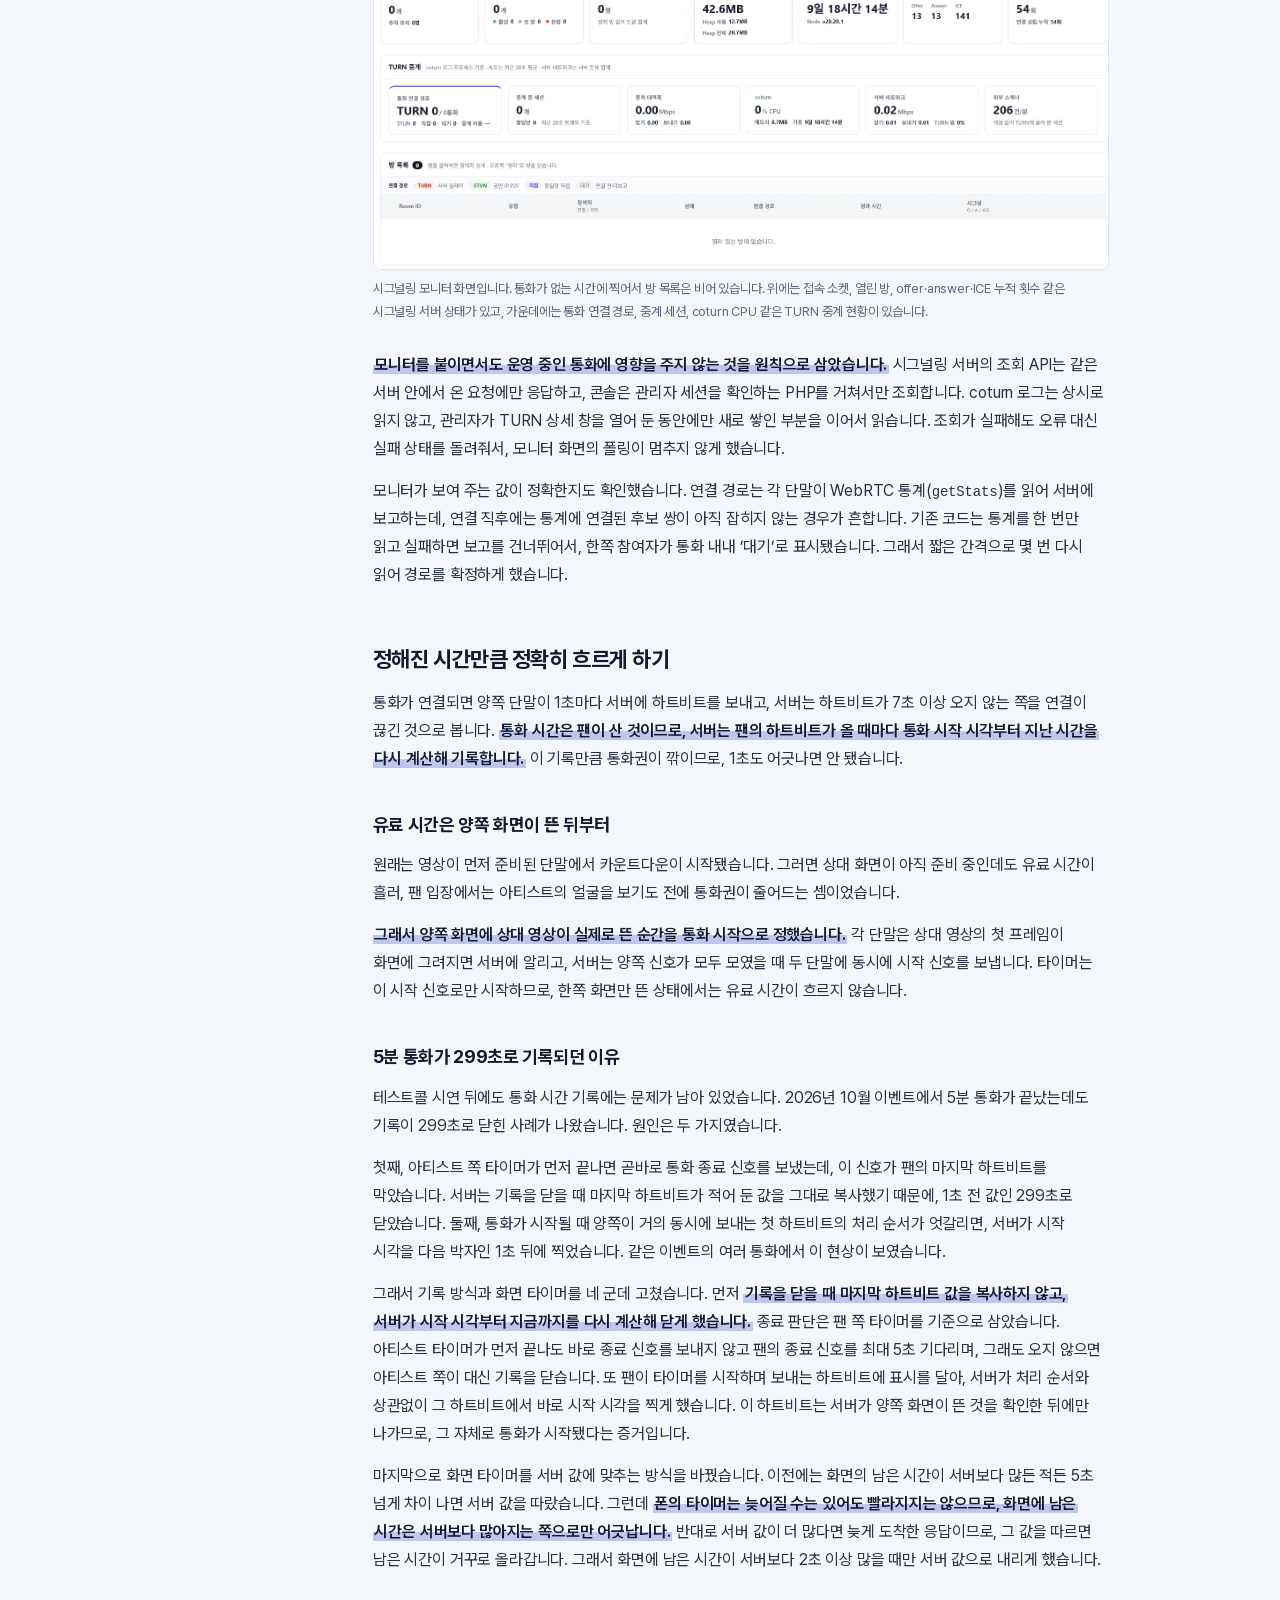
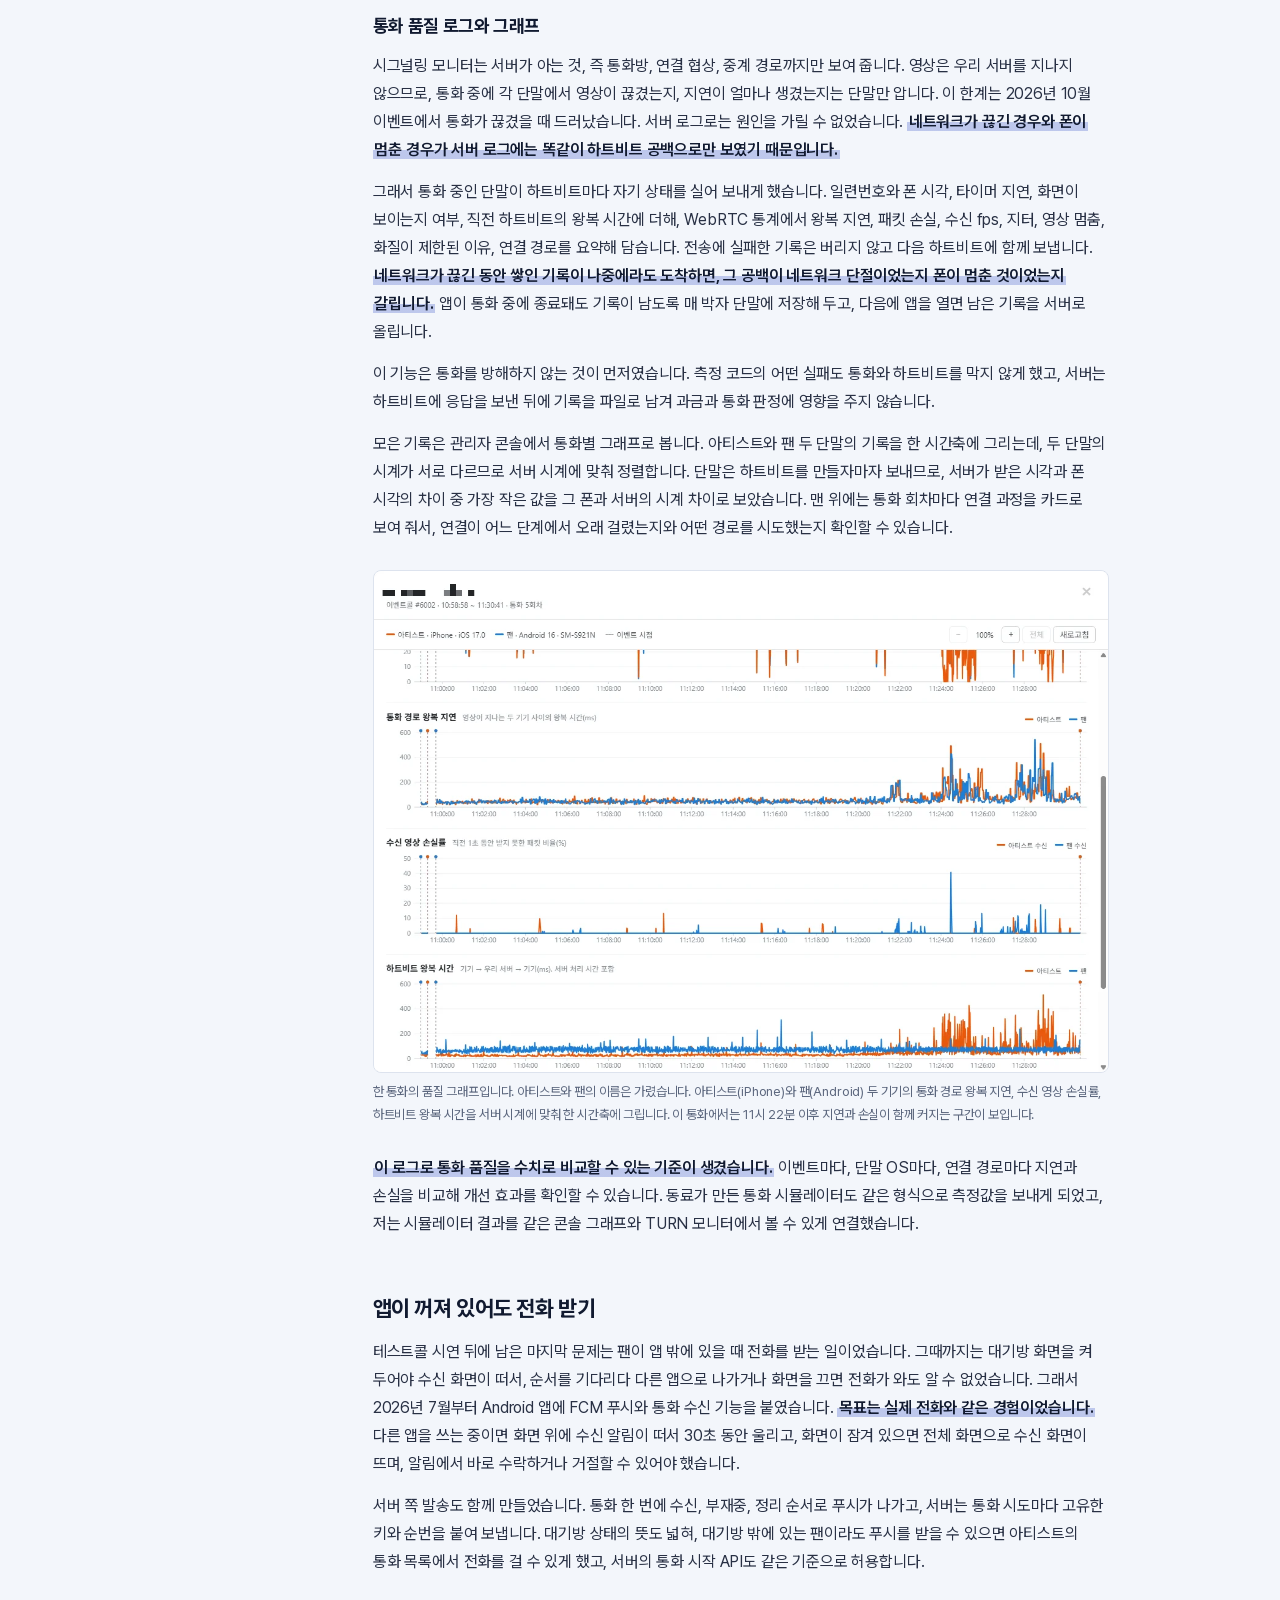
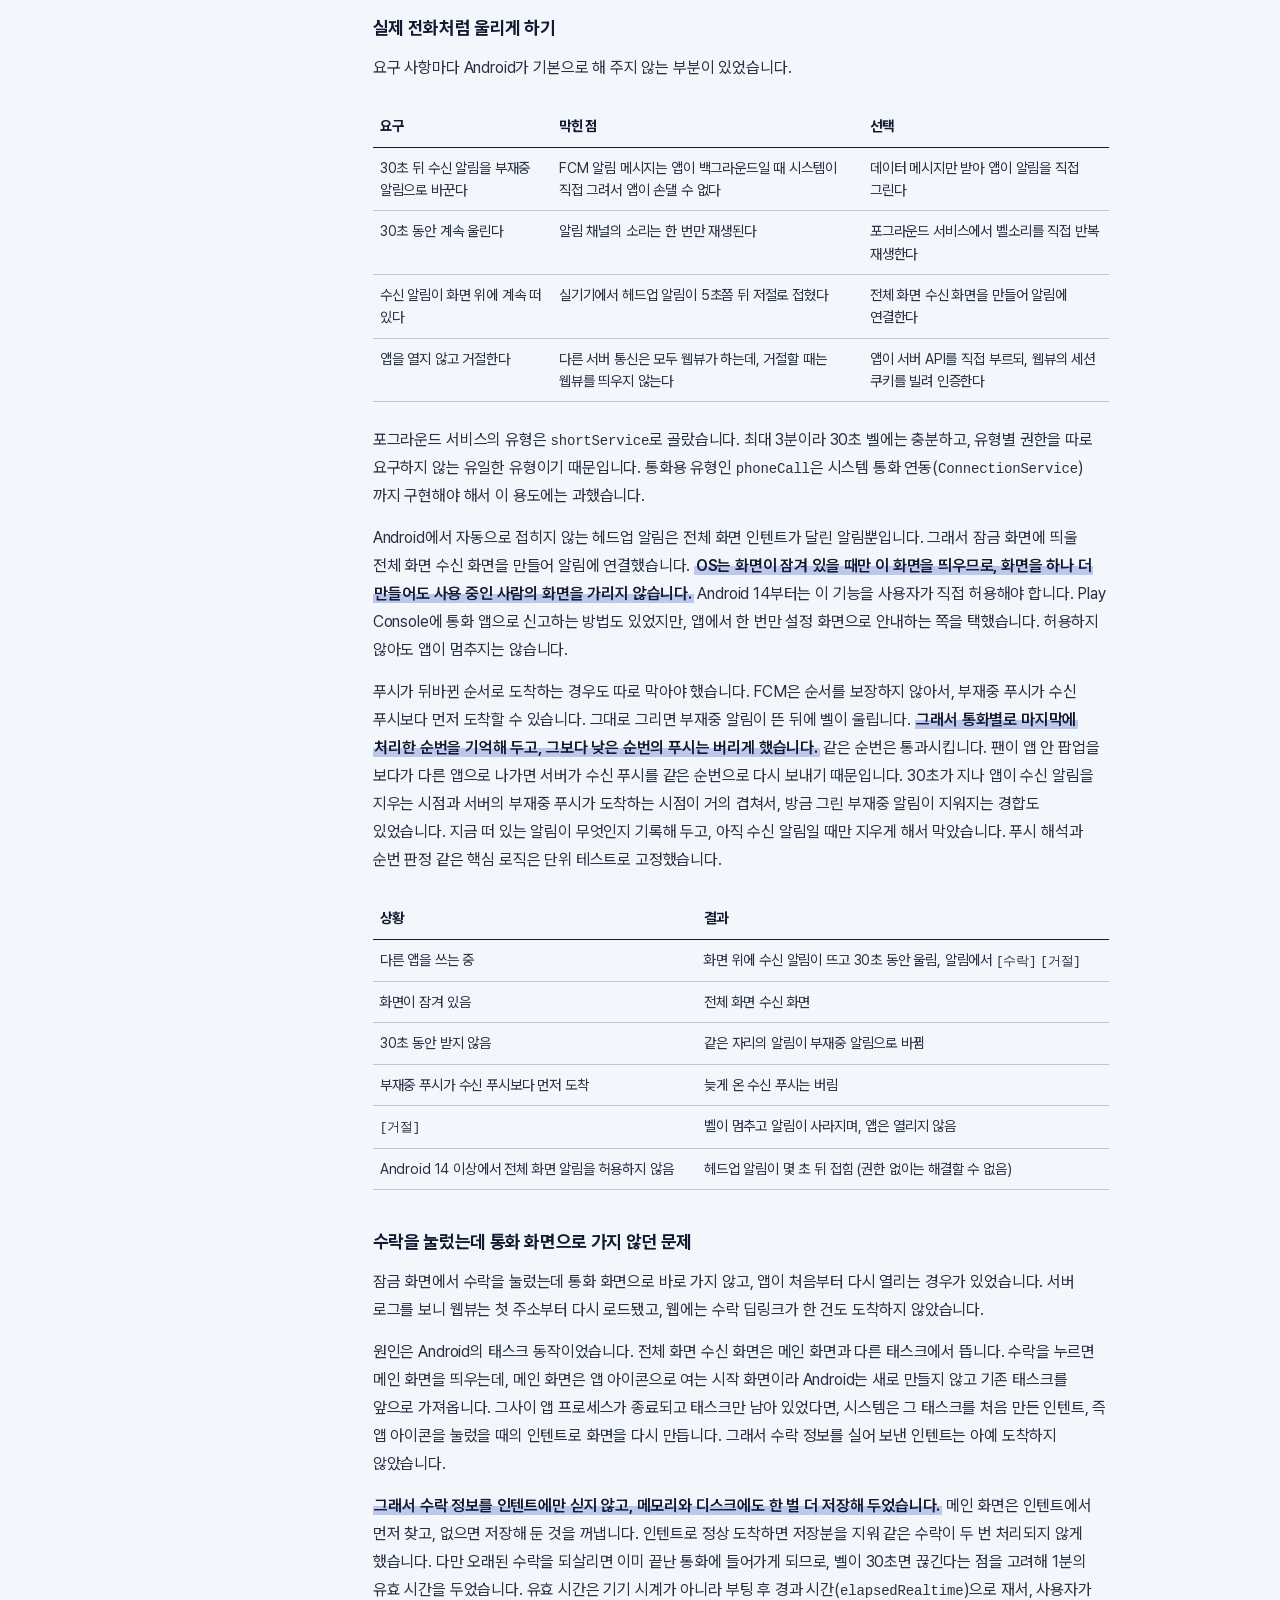
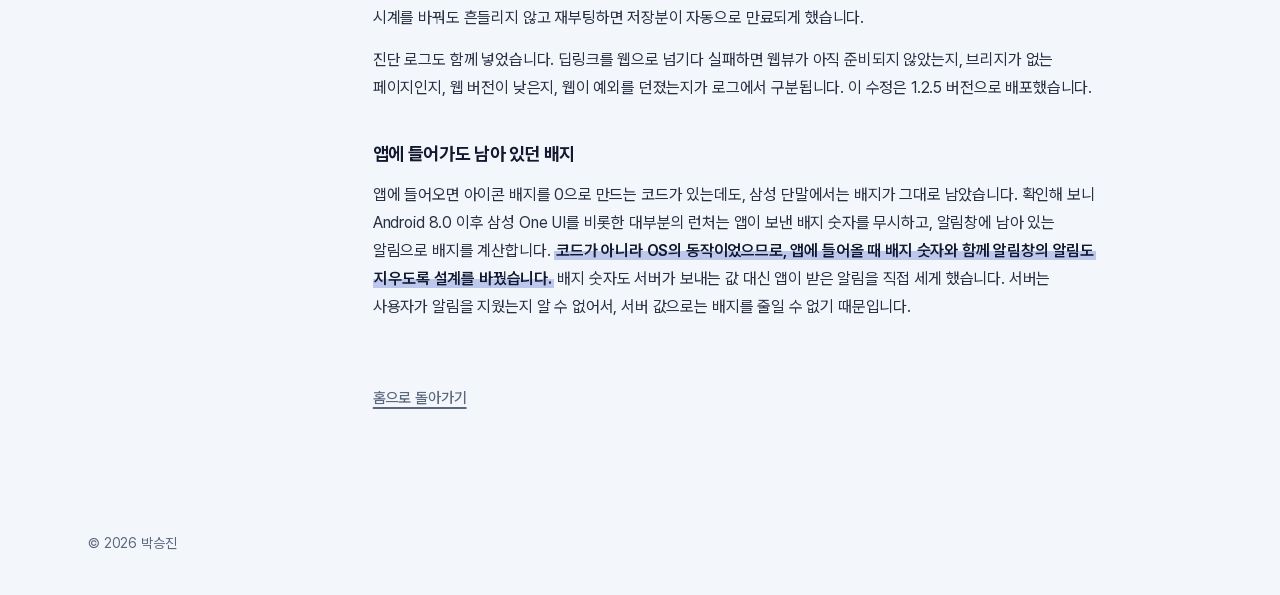
<file: projects/dingdong/index.html>
<!DOCTYPE html><html lang="ko"><head><meta charset="utf-8"><meta name="viewport" content="width=device-width, initial-scale=1"><title>딩동 | 박승진</title><meta name="description" content="딩동은 소속사가 팬 이벤트를 열면, 팬이 통화권으로 정해진 시간 동안 아티스트와 1:1 영상통화를 하는 서비스입니다."><meta name="theme-color" content="#f3f6fb" media="(prefers-color-scheme: light)"><meta name="theme-color" content="#0a0e1a" media="(prefers-color-scheme: dark)"><link rel="canonical" href="https://mousepotato03.github.io/projects/dingdong/"><meta property="og:type" content="website"><meta property="og:locale" content="ko_KR"><meta property="og:title" content="딩동 | 박승진"><meta property="og:description" content="딩동은 소속사가 팬 이벤트를 열면, 팬이 통화권으로 정해진 시간 동안 아티스트와 1:1 영상통화를 하는 서비스입니다."><meta property="og:url" content="https://mousepotato03.github.io/projects/dingdong/"><meta property="og:image" content="https://mousepotato03.github.io/images/dingdong-welcome.webp"><link rel="icon" href="/favicon.svg" type="image/svg+xml"><script>
      try {
        const saved = localStorage.getItem("theme");
        if (saved === "light" || saved === "dark")
          document.documentElement.dataset.theme = saved;
      } catch (e) {}
    </script><link rel="stylesheet" href="/_astro/Base.Bn7zN9Kk.css"></head><body><a class="skip" href="#main">본문으로 건너뛰기</a><header class="site-header content" id="top"><a class="handle" href="/">@mousepotato03<span class="sr"> 홈</span></a><button class="theme-toggle" type="button" hidden><svg class="moon" viewBox="0 0 24 24" aria-hidden="true"><path d="M20.4 14.6A8.5 8.5 0 0 1 9.4 3.6a8.5 8.5 0 1 0 11 11Z"></path></svg><svg class="sun" viewBox="0 0 24 24" aria-hidden="true"><circle cx="12" cy="12" r="4.2"></circle><path d="M12 2.5v2M12 19.5v2M2.5 12h2M19.5 12h2M5.3 5.3l1.4 1.4M17.3 17.3l1.4 1.4M5.3 18.7l1.4-1.4M17.3 6.7l1.4-1.4"></path></svg></button></header><main id="main" tabindex="-1"><article class="page content"><a href="/" class="back-link">홈으로</a><header class="page-head"><h1>딩동</h1><p>한 곳을 고치면 다른 곳이 깨지던 대기방·통화 상태 로직을 정리하고, WebRTC 영상통화가 멈추지 않고 연결되어 통화 시간이 정해진 만큼 정확히 흐르게 했습니다. 앱이 꺼져 있어도 실제 전화처럼 받을 수 있는 Android 통화 수신을 만들었고, 통화를 시스템 관점에서 지켜보는 시그널링 모니터와 통화 품질 로그를 구축했습니다.</p></header><nav class="toc" aria-label="이 페이지 목차"><p>목차</p><ol><li><a href="#통화가-멈추지-않고-연결되게-하기">통화가 멈추지 않고 연결되게 하기</a></li><li><a href="#정해진-시간만큼-정확히-흐르게-하기">정해진 시간만큼 정확히 흐르게 하기</a></li><li><a href="#앱이-꺼져-있어도-전화-받기">앱이 꺼져 있어도 전화 받기</a></li></ol></nav><div class="prose"><section><dl class="overview-dl"><div><dt>기간</dt><dd>2025.09 — 2025.11, 2026.07 — 2026.10</dd></div><div><dt>역할</dt><dd>대기방·통화 상태 로직 리팩토링, WebRTC 통화 연결·통화 시간 로직, Android 통화 수신 구현, 시그널링 모니터와 통화 품질 로그 구축</dd></div><div><dt>기술</dt><dd>Android, PHP, WebRTC, Socket.IO, coturn, FCM, MySQL</dd></div></dl></section><figure class="visual dingdong"><div class="stage phones-stage"><span class="plate-label"><span class="device-symbol phone-symbol"></span>Android 앱</span><div class="phone-pair"><div class="phone"><img src="/images/dingdong-welcome.webp" width="540" height="1171" loading="eager" alt="딩동 Google Play에 등록된 앱 시작 화면"></div><div class="phone"><img src="/images/dingdong-incoming.webp" width="540" height="1171" loading="eager" alt="딩동의 수신 대기 화면과 통화 수락 버튼"></div></div></div></figure><p class="source-caption"><a href="https://play.google.com/store/apps/details?id=com.dingdong.v1&hl=ko">Google Play 등록 이미지</a></p><h2 id="통화가-멈추지-않고-연결되게-하기">통화가 멈추지 않고 연결되게 하기</h2>
<p>소속사가 딩동에서 이벤트를 열면, 팬은 통화권을 사고 이벤트 당일 앱의 대기방에서 순서를 기다립니다. 아티스트가 순서대로 팬에게 전화를 걸고, 팬이 받으면 정해진 시간 동안 1:1 영상통화를 합니다. 팬과 아티스트 모두 앱으로 참여하며, 앱은 웹뷰로 PHP 웹을 띄우는 구조입니다.</p>
<p>영상은 WebRTC로 두 단말이 직접 주고받습니다. 연결하려면 서로의 접속 정보(offer, answer, ICE 후보)를 교환해야 하는데, 이 교환은 Node.js로 만든 Socket.IO 시그널링 서버가 중계합니다. 직접 연결되지 못하면 TURN 서버(coturn)가 영상을 대신 중계합니다.</p>
<figure class="store-evidence"><div><img src="/images/dingdong-waiting.webp" width="540" height="1171" loading="lazy" alt="팬이 통화 전 카메라를 확인하는 딩동 대기방"/><img src="/images/dingdong-call.webp" width="540" height="1171" loading="lazy" alt="영상통화 화면에 표시된 잔여 시간"/></div><figcaption><a href="https://play.google.com/store/apps/details?id=com.dingdong.v1&amp;hl=ko">Google Play</a>에 등록된 대기방과 통화 화면입니다. 통화 화면에서 남은 시간을 확인할 수 있습니다.</figcaption></figure>
<h3 id="고칠수록-다른-곳이-깨지던-대기방-상태">고칠수록 다른 곳이 깨지던 대기방 상태</h3>
<p>처음 맡은 일은 2025년 MVP의 QA였습니다. 이 MVP는 앞서 다른 개발자들이 AI 코딩 도구로 빠르게 만든 코드였습니다. 팬 입장에서 이벤트에 참여해 보니 대기방에 들어간 뒤 다음 단계로 넘어가지 않는 등 상태가 꼬이는 문제가 계속 나왔고, 한 곳을 고치면 다른 곳에서 문제가 다시 생겼습니다. 같은 상태값을 여러 화면과 API가 각자 바꾸고 있었기 때문입니다.</p>
<p>이런 상태값 중 가장 중요한 것은 팬이 지금 전화를 받을 수 있는지를 나타내는 대기방 상태였습니다. 아티스트는 통화 목록에서 ‘대기’ 상태인 팬에게만 전화를 걸 수 있어서, 이 값이 잘못 바뀌면 대기방에서 기다리는 팬이 순서가 와도 전화를 받지 못하거나 자리를 비운 팬에게 전화가 걸릴 수 있었습니다.</p>
<p><mark>증상이 보인 곳만 고쳐서는 끝나지 않았으므로, 상태를 바꾸는 코드를 직접 읽어 가며 정리했습니다.</mark> 불필요한 쿼리와 상태를 잘못 바꾸던 로직을 지웠고, 대기방에서 다음 단계로 넘어가지 않던 문제는 상태 UPDATE 쿼리의 조건과 코드가 허용하는 상태값 목록을 고쳐 해결했습니다.</p>
<p>2026년에 다시 합류해서는 대기방뿐 아니라 통화 로직 전체로 범위를 넓혔습니다. 통화가 끝나거나 끊길 때 상태를 바꾸는 코드가 API 여덟 곳에 흩어져 있었고, 통화 행을 고치는 UPDATE 문만 서른 개였습니다. 같은 통화 종료도 경로마다 다른 코드가 상태를 써서, 한 경로를 고쳐도 나머지 경로는 그대로였습니다.</p>
<p><mark>그래서 통화 상태를 판정하고 DB에 쓰는 일을 함수 하나로 모았습니다.</mark> 팬 종료, 아티스트 종료, 거절, 30초 무응답, 하트비트 끊김, 앱의 백그라운드 전환과 복귀, 다른 기기 로그인처럼 상태가 바뀌는 상황을 열두 가지로 정의했고, 각 API는 현재 값을 조회해 상황 이름과 함께 이 함수에 넘기기만 합니다. 함수는 통화 행의 상태와 통화 기록을 쓰고, 그 팬이 통화하는 동안 다른 아티스트가 전화를 걸지 못하게 막아 두었던 상태도 되돌립니다. 팬의 위치 상태는 통화가 끝나 팬이 종료 화면으로 가는 경우에만 바꾸고, 거절이나 무응답, 끊김에서는 서버가 팬이 어느 화면에 있는지 알 수 없으므로 건드리지 않았습니다. 트랜잭션은 각 API에 남겨 두었는데, 푸시는 커밋한 뒤에 보낸다는 규칙이 있어서 커밋 시점은 푸시를 보내는 쪽이 정해야 했습니다.</p>
<p>유료 이벤트를 앞두고, 소속사 관계자가 아티스트 대신 팬과 테스트콜을 하는 시연이 있었습니다. <mark>이 시연에서는 문제가 거의 나오지 않았고, 남은 문제도 대기방이나 통화 상태 때문이 아니었습니다.</mark> 이 문제들은 이어서 하나씩 해결했고, <a href="#%EC%97%B0%EA%B2%B0-%EC%A4%91%EC%97%90%EC%84%9C-%EB%A9%88%EC%B6%94%EB%8D%98-%ED%86%B5%ED%99%94">’연결 중’에서 멈추던 통화</a>, <a href="#5%EB%B6%84-%ED%86%B5%ED%99%94%EA%B0%80-299%EC%B4%88%EB%A1%9C-%EA%B8%B0%EB%A1%9D%EB%90%98%EB%8D%98-%EC%9D%B4%EC%9C%A0">5분 통화가 299초로 기록되던 이유</a>, <a href="#%EC%95%B1%EC%9D%B4-%EA%BA%BC%EC%A0%B8-%EC%9E%88%EC%96%B4%EB%8F%84-%EC%A0%84%ED%99%94-%EB%B0%9B%EA%B8%B0">앱이 꺼져 있어도 전화 받기</a>에서 차례로 다룹니다.</p>
<h3 id="연결-중에서-멈추던-통화">’연결 중’에서 멈추던 통화</h3>
<p>시그널링 서버는 통화 한 건마다 통화방을 하나 열고, 아티스트와 팬의 단말은 같은 통화방에 들어와 있어야 서로의 접속 정보를 주고받을 수 있습니다. 아티스트가 통화 목록에서 팬을 고르면 발신 화면이 열리고, 아티스트는 이 화면에서 통화방에 먼저 들어간 뒤 팬에게 전화를 겁니다. 팬이 수신 화면에서 수락하면 수락 신호가 아티스트에게 가고, 두 사람은 각자 통화 화면으로 넘어갑니다. 앱은 웹뷰라서 화면을 넘길 때마다 페이지를 새로 열고 시그널링 서버와도 새로 연결합니다. 그래서 통화 화면에서는 두 사람 모두 새 연결로 통화방에 들어갑니다.</p>
<p>WebRTC 연결은 아티스트가 offer를 만들어 팬에게 보내는 데서 시작합니다. 기존 코드는 통화 화면에서도 아티스트가 팬보다 먼저 통화방에 들어온다고 가정했습니다. 전화를 건 쪽이 아티스트이니 자연스러워 보이는 가정이었고, 아티스트의 통화 화면은 이 가정에 따라 두 경우에만 offer를 만들었습니다. 팬의 통화 화면이 통화방에 들어온 뒤 한 번 더 보내는 수락 신호를 받았을 때와, 팬이 통화방에 들어왔다는 알림을 받았을 때입니다. 두 신호 모두 아티스트가 먼저 방에 있어야 받을 수 있습니다.</p>
<figure class="technical"><figcaption>통화가 연결되는 순서</figcaption><div class="seq"><svg viewBox="0 0 640 486" role="img" aria-label="아티스트는 발신 화면에서 통화방에 들어가 전화를 겁니다. 팬이 수락하면 두 단말이 통화 화면으로 넘어가 통화방에 새로 들어가고, 아티스트가 먼저 들어와 있으면 팬 입장 알림이나 한 번 더 오는 수락 신호를 받아 offer를 만듭니다."><defs><marker id="so-h" viewBox="0 0 10 10" refX="10" refY="5" markerWidth="9" markerHeight="9" markerUnits="userSpaceOnUse" orient="auto"><path d="M0 0 L10 5 L0 10 z" class="head"></path></marker><marker id="so-hf" viewBox="0 0 10 10" refX="10" refY="5" markerWidth="9" markerHeight="9" markerUnits="userSpaceOnUse" orient="auto"><path d="M0 0 L10 5 L0 10 z" class="head fix"></path></marker></defs><text class="lane" x="110" y="24" text-anchor="middle">아티스트</text><text class="lane" x="330" y="20" text-anchor="middle">시그널링 서버</text><text class="lane-sub" x="330" y="37" text-anchor="middle">통화방</text><text class="lane" x="550" y="24" text-anchor="middle">팬</text><line class="life" x1="110" y1="48" x2="110" y2="472"></line><line class="life" x1="330" y1="48" x2="330" y2="472"></line><line class="life" x1="550" y1="48" x2="550" y2="472"></line><g class="pill"><rect x="68.75" y="55" width="82.5" height="22" rx="11"></rect><text x="110" y="70" text-anchor="middle">발신 화면</text></g><g class="pill"><rect x="508.75" y="55" width="82.5" height="22" rx="11"></rect><text x="550" y="70" text-anchor="middle">수신 화면</text></g><g class="msg"><line x1="110" y1="104" x2="329" y2="104" marker-end="url(#so-h)"></line><text x="220" y="96" text-anchor="middle">통화방 입장</text></g><g class="msg"><line x1="110" y1="140" x2="549" y2="140" marker-end="url(#so-h)"></line><circle cx="330" cy="140" r="2.8"></circle><text x="220" y="132" text-anchor="middle">전화 요청</text></g><g class="msg"><line x1="550" y1="176" x2="111" y2="176" marker-end="url(#so-h)"></line><circle cx="330" cy="176" r="2.8"></circle><text x="440" y="168" text-anchor="middle">수락</text></g><g class="band"><rect x="8" y="199" width="624" height="34" rx="8"></rect><text x="320" y="220.5" text-anchor="middle">두 단말 모두 통화 화면으로 넘어가며 시그널링 서버에 새로 연결</text></g><g class="pill"><rect x="68.75" y="245" width="82.5" height="22" rx="11"></rect><text x="110" y="260" text-anchor="middle">통화 화면</text></g><g class="pill"><rect x="508.75" y="245" width="82.5" height="22" rx="11"></rect><text x="550" y="260" text-anchor="middle">통화 화면</text></g><path class="bracket" d="M101 284 H96 V344 H101"></path><text class="tag" x="88" y="318" text-anchor="end">가정한 순서</text><g class="msg"><line x1="110" y1="296" x2="329" y2="296" marker-end="url(#so-h)"></line><text x="220" y="288" text-anchor="middle">통화방 재입장</text></g><g class="msg"><line x1="550" y1="332" x2="331" y2="332" marker-end="url(#so-h)"></line><text x="440" y="324" text-anchor="middle">통화방 입장</text></g><g class="msg"><line x1="330" y1="368" x2="111" y2="368" marker-end="url(#so-h)"></line><text x="220" y="360" text-anchor="middle">팬 입장 알림</text></g><g class="msg"><line x1="550" y1="404" x2="111" y2="404" marker-end="url(#so-h)"></line><circle cx="330" cy="404" r="2.8"></circle><text x="440" y="396" text-anchor="middle">수락 신호 (한 번 더)</text></g><g class="msg"><line x1="110" y1="448" x2="549" y2="448" marker-end="url(#so-h)"></line><circle cx="330" cy="448" r="2.8"></circle><text x="220" y="440" text-anchor="middle">offer (둘 중 하나를 받으면)</text></g></svg></div></figure>
<p>하지만 팬이 수락하면 두 단말이 거의 동시에 통화 화면으로 넘어가므로, 어느 쪽이 먼저 통화방에 들어올지는 보장되지 않습니다. 연결 중에 아티스트 단말과 시그널링 서버의 연결이 끊겼다가 다시 붙어도, 아티스트가 팬보다 늦게 들어옵니다. 이렇게 아티스트가 늦으면 두 신호를 모두 받지 못해 offer가 영영 만들어지지 않고, 통화가 ’연결 중’에서 멈췄습니다.</p>
<p><mark>그래서 들어오는 순서를 가정하지 않고, 아티스트가 늦게 들어온 경우를 시그널링 서버가 감지해 offer를 만들게 했습니다.</mark> 아티스트가 통화방에 들어올 때 이미 팬이 방에 있으면, 서버가 팬 대신 수락 신호를 아티스트에게 보냅니다. 정상 순서라면 아티스트가 들어올 때 방에 팬이 아직 없어 이 판정은 아무것도 돌려주지 않으므로, 기존 경로와 겹쳐 offer가 두 번 만들어지는 일은 없습니다. 이 판정 함수는 서버 코드에서 분리해 테스트 코드로 확인했습니다.</p>
<figure class="technical"><figcaption>아티스트가 늦게 들어올 때</figcaption><div class="seq"><svg viewBox="0 0 640 392" role="img" aria-label="아티스트가 팬보다 늦게 통화방에 들어오면 팬 입장 알림과 수락 신호가 모두 아티스트에게 닿지 않아 offer가 만들어지지 않습니다. 수정 후에는 서버가 늦게 들어온 아티스트에게 수락 신호를 대신 보내 offer를 만들게 합니다."><defs><marker id="sl-h" viewBox="0 0 10 10" refX="10" refY="5" markerWidth="9" markerHeight="9" markerUnits="userSpaceOnUse" orient="auto"><path d="M0 0 L10 5 L0 10 z" class="head"></path></marker><marker id="sl-hf" viewBox="0 0 10 10" refX="10" refY="5" markerWidth="9" markerHeight="9" markerUnits="userSpaceOnUse" orient="auto"><path d="M0 0 L10 5 L0 10 z" class="head fix"></path></marker></defs><text class="lane" x="110" y="24" text-anchor="middle">아티스트</text><text class="lane" x="330" y="20" text-anchor="middle">시그널링 서버</text><text class="lane-sub" x="330" y="37" text-anchor="middle">통화방</text><text class="lane" x="550" y="24" text-anchor="middle">팬</text><line class="life faint" x1="110" y1="48" x2="110" y2="222"></line><line class="life" x1="110" y1="222" x2="110" y2="380"></line><line class="life" x1="330" y1="48" x2="330" y2="380"></line><line class="life" x1="550" y1="48" x2="550" y2="380"></line><g class="pill"><rect x="56.25" y="55" width="107.5" height="22" rx="11"></rect><text x="110" y="70" text-anchor="middle">화면 전환 중</text></g><g class="pill"><rect x="508.75" y="55" width="82.5" height="22" rx="11"></rect><text x="550" y="70" text-anchor="middle">통화 화면</text></g><g class="msg"><line x1="550" y1="106" x2="331" y2="106" marker-end="url(#sl-h)"></line><text x="440" y="98" text-anchor="middle">통화방 입장</text></g><g class="msg lost"><line x1="330" y1="142" x2="140" y2="142"></line><text x="235" y="134" text-anchor="middle">팬 입장 알림 (받을 사람 없음)</text></g><g class="cross"><line x1="127" y1="137" x2="137" y2="147"></line><line x1="127" y1="147" x2="137" y2="137"></line></g><g class="msg"><line x1="550" y1="178" x2="331" y2="178" marker-end="url(#sl-h)"></line><text x="440" y="170" text-anchor="middle">수락 신호</text></g><g class="cross"><line x1="311" y1="173" x2="321" y2="183"></line><line x1="311" y1="183" x2="321" y2="173"></line></g><text class="note" x="304" y="182" text-anchor="end">아티스트 없음</text><g class="msg"><line x1="110" y1="222" x2="329" y2="222" marker-end="url(#sl-h)"></line><text x="220" y="214" text-anchor="middle">통화방 재입장 (늦게)</text></g><line class="divider" x1="8" y1="248" x2="632" y2="248"></line><text class="tag" x="88" y="278" text-anchor="end">수정 전</text><text class="note" x="124" y="278" text-anchor="start">offer 없이 &#39;연결 중&#39;에서 멈춤</text><line class="divider" x1="8" y1="300" x2="632" y2="300"></line><text class="tag fix" x="88" y="330" text-anchor="end">수정 후</text><g class="msg fix"><line x1="330" y1="326" x2="111" y2="326" marker-end="url(#sl-hf)"></line><text x="220" y="318" text-anchor="middle">수락 신호를 대신 보냄</text></g><g class="msg fix"><line x1="110" y1="362" x2="549" y2="362" marker-end="url(#sl-hf)"></line><circle cx="330" cy="362" r="2.8"></circle><text x="220" y="354" text-anchor="middle">offer</text></g></svg></div></figure>
<h3 id="시그널링-모니터">시그널링 모니터</h3>
<p>이런 연결 문제는 원인을 찾기부터 어려웠습니다. 연결 협상이 어디까지 진행됐는지는 시그널링 서버의 메모리에만 있고, DB에는 통화가 시작되고 끝났다는 기록만 남기 때문입니다. 통화가 안 된다는 이야기를 들어도 협상 단계에서 멈췄는지, TURN 중계에서 막혔는지 가릴 방법이 없었습니다. <mark>그래서 연결 문제를 바로 파악하고, 실제 이벤트 중에도 지켜보며 대응할 수 있도록 시그널링 모니터를 만들었습니다.</mark></p>
<p>시그널링 모니터는 시그널링 서버의 메모리에 있는 대기방과 통화방, 방마다 들어와 있는 참여자와 그 단말의 OS, 접속 시간을 관리자 콘솔에서 실시간으로 보여 줍니다. <mark>방마다 offer, answer, ICE 후보가 몇 번 오갔는지 세어 두어서, 협상이 어느 단계에서 멈췄는지 바로 알 수 있습니다.</mark> 연결이 직접 P2P인지, STUN을 거친 P2P인지, TURN 중계인지도 표시합니다. 참여자의 소켓이 모두 끊겼는데 방만 남은 경우는 ‘유령’ 방으로 따로 표시하고, 관리자가 그 자리에서 방을 정리할 수 있습니다. TURN으로 중계 중인 방은 coturn 로그에서 그 방의 중계 세션을 찾아 송수신량까지 보여 주고, TURN 서버 전체의 중계 속도와 CPU 사용률도 함께 표시합니다. 계정 없이 TURN 서버에 접속을 시도하는 외부 스캐너는 통화 세션과 섞이지 않게 따로 셉니다.</p>
<figure class="screen-evidence"><img src="/images/dingdong-signaling-monitor.webp" width="1665" height="720" loading="lazy" alt="접속 소켓, 열린 방, offer·answer·ICE 누적 횟수 카드 아래에 TURN 중계 현황과 방 목록이 놓인 시그널링 모니터 화면"/><figcaption>시그널링 모니터 화면입니다. 통화가 없는 시간에 찍어서 방 목록은 비어 있습니다. 위에는 접속 소켓, 열린 방, offer·answer·ICE 누적 횟수 같은 시그널링 서버 상태가 있고, 가운데에는 통화 연결 경로, 중계 세션, coturn CPU 같은 TURN 중계 현황이 있습니다.</figcaption></figure>
<p><mark>모니터를 붙이면서도 운영 중인 통화에 영향을 주지 않는 것을 원칙으로 삼았습니다.</mark> 시그널링 서버의 조회 API는 같은 서버 안에서 온 요청에만 응답하고, 콘솔은 관리자 세션을 확인하는 PHP를 거쳐서만 조회합니다. coturn 로그는 상시로 읽지 않고, 관리자가 TURN 상세 창을 열어 둔 동안에만 새로 쌓인 부분을 이어서 읽습니다. 조회가 실패해도 오류 대신 실패 상태를 돌려줘서, 모니터 화면의 폴링이 멈추지 않게 했습니다.</p>
<p>모니터가 보여 주는 값이 정확한지도 확인했습니다. 연결 경로는 각 단말이 WebRTC 통계(<code>getStats</code>)를 읽어 서버에 보고하는데, 연결 직후에는 통계에 연결된 후보 쌍이 아직 잡히지 않는 경우가 흔합니다. 기존 코드는 통계를 한 번만 읽고 실패하면 보고를 건너뛰어서, 한쪽 참여자가 통화 내내 ’대기’로 표시됐습니다. 그래서 짧은 간격으로 몇 번 다시 읽어 경로를 확정하게 했습니다.</p>
<h2 id="정해진-시간만큼-정확히-흐르게-하기">정해진 시간만큼 정확히 흐르게 하기</h2>
<p>통화가 연결되면 양쪽 단말이 1초마다 서버에 하트비트를 보내고, 서버는 하트비트가 7초 이상 오지 않는 쪽을 연결이 끊긴 것으로 봅니다. <mark>통화 시간은 팬이 산 것이므로, 서버는 팬의 하트비트가 올 때마다 통화 시작 시각부터 지난 시간을 다시 계산해 기록합니다.</mark> 이 기록만큼 통화권이 깎이므로, 1초도 어긋나면 안 됐습니다.</p>
<h3 id="유료-시간은-양쪽-화면이-뜬-뒤부터">유료 시간은 양쪽 화면이 뜬 뒤부터</h3>
<p>원래는 영상이 먼저 준비된 단말에서 카운트다운이 시작됐습니다. 그러면 상대 화면이 아직 준비 중인데도 유료 시간이 흘러, 팬 입장에서는 아티스트의 얼굴을 보기도 전에 통화권이 줄어드는 셈이었습니다.</p>
<p><mark>그래서 양쪽 화면에 상대 영상이 실제로 뜬 순간을 통화 시작으로 정했습니다.</mark> 각 단말은 상대 영상의 첫 프레임이 화면에 그려지면 서버에 알리고, 서버는 양쪽 신호가 모두 모였을 때 두 단말에 동시에 시작 신호를 보냅니다. 타이머는 이 시작 신호로만 시작하므로, 한쪽 화면만 뜬 상태에서는 유료 시간이 흐르지 않습니다.</p>
<h3 id="5분-통화가-299초로-기록되던-이유">5분 통화가 299초로 기록되던 이유</h3>
<p>테스트콜 시연 뒤에도 통화 시간 기록에는 문제가 남아 있었습니다. 2026년 10월 이벤트에서 5분 통화가 끝났는데도 기록이 299초로 닫힌 사례가 나왔습니다. 원인은 두 가지였습니다.</p>
<p>첫째, 아티스트 쪽 타이머가 먼저 끝나면 곧바로 통화 종료 신호를 보냈는데, 이 신호가 팬의 마지막 하트비트를 막았습니다. 서버는 기록을 닫을 때 마지막 하트비트가 적어 둔 값을 그대로 복사했기 때문에, 1초 전 값인 299초로 닫았습니다. 둘째, 통화가 시작될 때 양쪽이 거의 동시에 보내는 첫 하트비트의 처리 순서가 엇갈리면, 서버가 시작 시각을 다음 박자인 1초 뒤에 찍었습니다. 같은 이벤트의 여러 통화에서 이 현상이 보였습니다.</p>
<p>그래서 기록 방식과 화면 타이머를 네 군데 고쳤습니다. 먼저 <mark>기록을 닫을 때 마지막 하트비트 값을 복사하지 않고, 서버가 시작 시각부터 지금까지를 다시 계산해 닫게 했습니다.</mark> 종료 판단은 팬 쪽 타이머를 기준으로 삼았습니다. 아티스트 타이머가 먼저 끝나도 바로 종료 신호를 보내지 않고 팬의 종료 신호를 최대 5초 기다리며, 그래도 오지 않으면 아티스트 쪽이 대신 기록을 닫습니다. 또 팬이 타이머를 시작하며 보내는 하트비트에 표시를 달아, 서버가 처리 순서와 상관없이 그 하트비트에서 바로 시작 시각을 찍게 했습니다. 이 하트비트는 서버가 양쪽 화면이 뜬 것을 확인한 뒤에만 나가므로, 그 자체로 통화가 시작됐다는 증거입니다.</p>
<p>마지막으로 화면 타이머를 서버 값에 맞추는 방식을 바꿨습니다. 이전에는 화면의 남은 시간이 서버보다 많든 적든 5초 넘게 차이 나면 서버 값을 따랐습니다. 그런데 <mark>폰의 타이머는 늦어질 수는 있어도 빨라지지는 않으므로, 화면에 남은 시간은 서버보다 많아지는 쪽으로만 어긋납니다.</mark> 반대로 서버 값이 더 많다면 늦게 도착한 응답이므로, 그 값을 따르면 남은 시간이 거꾸로 올라갑니다. 그래서 화면에 남은 시간이 서버보다 2초 이상 많을 때만 서버 값으로 내리게 했습니다.</p>
<h3 id="통화-품질-로그와-그래프">통화 품질 로그와 그래프</h3>
<p>시그널링 모니터는 서버가 아는 것, 즉 통화방, 연결 협상, 중계 경로까지만 보여 줍니다. 영상은 우리 서버를 지나지 않으므로, 통화 중에 각 단말에서 영상이 끊겼는지, 지연이 얼마나 생겼는지는 단말만 압니다. 이 한계는 2026년 10월 이벤트에서 통화가 끊겼을 때 드러났습니다. 서버 로그로는 원인을 가릴 수 없었습니다. <mark>네트워크가 끊긴 경우와 폰이 멈춘 경우가 서버 로그에는 똑같이 하트비트 공백으로만 보였기 때문입니다.</mark></p>
<p>그래서 통화 중인 단말이 하트비트마다 자기 상태를 실어 보내게 했습니다. 일련번호와 폰 시각, 타이머 지연, 화면이 보이는지 여부, 직전 하트비트의 왕복 시간에 더해, WebRTC 통계에서 왕복 지연, 패킷 손실, 수신 fps, 지터, 영상 멈춤, 화질이 제한된 이유, 연결 경로를 요약해 담습니다. 전송에 실패한 기록은 버리지 않고 다음 하트비트에 함께 보냅니다. <mark>네트워크가 끊긴 동안 쌓인 기록이 나중에라도 도착하면, 그 공백이 네트워크 단절이었는지 폰이 멈춘 것이었는지 갈립니다.</mark> 앱이 통화 중에 종료돼도 기록이 남도록 매 박자 단말에 저장해 두고, 다음에 앱을 열면 남은 기록을 서버로 올립니다.</p>
<p>이 기능은 통화를 방해하지 않는 것이 먼저였습니다. 측정 코드의 어떤 실패도 통화와 하트비트를 막지 않게 했고, 서버는 하트비트에 응답을 보낸 뒤에 기록을 파일로 남겨 과금과 통화 판정에 영향을 주지 않습니다.</p>
<p>모은 기록은 관리자 콘솔에서 통화별 그래프로 봅니다. 아티스트와 팬 두 단말의 기록을 한 시간축에 그리는데, 두 단말의 시계가 서로 다르므로 서버 시계에 맞춰 정렬합니다. 단말은 하트비트를 만들자마자 보내므로, 서버가 받은 시각과 폰 시각의 차이 중 가장 작은 값을 그 폰과 서버의 시계 차이로 보았습니다. 맨 위에는 통화 회차마다 연결 과정을 카드로 보여 줘서, 연결이 어느 단계에서 오래 걸렸는지와 어떤 경로를 시도했는지 확인할 수 있습니다.</p>
<figure class="screen-evidence"><img src="/images/dingdong-perf-graph.webp" width="1200" height="819" loading="lazy" alt="아티스트와 팬 두 기기의 통화 경로 왕복 지연, 수신 영상 손실률, 하트비트 왕복 시간을 한 시간축에 겹쳐 그린 통화 품질 그래프"/><figcaption>한 통화의 품질 그래프입니다. 아티스트와 팬의 이름은 가렸습니다. 아티스트(iPhone)와 팬(Android) 두 기기의 통화 경로 왕복 지연, 수신 영상 손실률, 하트비트 왕복 시간을 서버 시계에 맞춰 한 시간축에 그립니다. 이 통화에서는 11시 22분 이후 지연과 손실이 함께 커지는 구간이 보입니다.</figcaption></figure>
<p><mark>이 로그로 통화 품질을 수치로 비교할 수 있는 기준이 생겼습니다.</mark> 이벤트마다, 단말 OS마다, 연결 경로마다 지연과 손실을 비교해 개선 효과를 확인할 수 있습니다. 동료가 만든 통화 시뮬레이터도 같은 형식으로 측정값을 보내게 되었고, 저는 시뮬레이터 결과를 같은 콘솔 그래프와 TURN 모니터에서 볼 수 있게 연결했습니다.</p>
<h2 id="앱이-꺼져-있어도-전화-받기">앱이 꺼져 있어도 전화 받기</h2>
<p>테스트콜 시연 뒤에 남은 마지막 문제는 팬이 앱 밖에 있을 때 전화를 받는 일이었습니다. 그때까지는 대기방 화면을 켜 두어야 수신 화면이 떠서, 순서를 기다리다 다른 앱으로 나가거나 화면을 끄면 전화가 와도 알 수 없었습니다. 그래서 2026년 7월부터 Android 앱에 FCM 푸시와 통화 수신 기능을 붙였습니다. <mark>목표는 실제 전화와 같은 경험이었습니다.</mark> 다른 앱을 쓰는 중이면 화면 위에 수신 알림이 떠서 30초 동안 울리고, 화면이 잠겨 있으면 전체 화면으로 수신 화면이 뜨며, 알림에서 바로 수락하거나 거절할 수 있어야 했습니다.</p>
<p>서버 쪽 발송도 함께 만들었습니다. 통화 한 번에 수신, 부재중, 정리 순서로 푸시가 나가고, 서버는 통화 시도마다 고유한 키와 순번을 붙여 보냅니다. 대기방 상태의 뜻도 넓혀, 대기방 밖에 있는 팬이라도 푸시를 받을 수 있으면 아티스트의 통화 목록에서 전화를 걸 수 있게 했고, 서버의 통화 시작 API도 같은 기준으로 허용합니다.</p>
<h3 id="실제-전화처럼-울리게-하기">실제 전화처럼 울리게 하기</h3>
<p>요구 사항마다 Android가 기본으로 해 주지 않는 부분이 있었습니다.</p>
<table>
<thead>
<tr>
<th>요구</th>
<th>막힌 점</th>
<th>선택</th>
</tr>
</thead>
<tbody>
<tr>
<td>30초 뒤 수신 알림을 부재중 알림으로 바꾼다</td>
<td>FCM 알림 메시지는 앱이 백그라운드일 때 시스템이 직접 그려서 앱이 손댈 수 없다</td>
<td>데이터 메시지만 받아 앱이 알림을 직접 그린다</td>
</tr>
<tr>
<td>30초 동안 계속 울린다</td>
<td>알림 채널의 소리는 한 번만 재생된다</td>
<td>포그라운드 서비스에서 벨소리를 직접 반복 재생한다</td>
</tr>
<tr>
<td>수신 알림이 화면 위에 계속 떠 있다</td>
<td>실기기에서 헤드업 알림이 5초쯤 뒤 저절로 접혔다</td>
<td>전체 화면 수신 화면을 만들어 알림에 연결한다</td>
</tr>
<tr>
<td>앱을 열지 않고 거절한다</td>
<td>다른 서버 통신은 모두 웹뷰가 하는데, 거절할 때는 웹뷰를 띄우지 않는다</td>
<td>앱이 서버 API를 직접 부르되, 웹뷰의 세션 쿠키를 빌려 인증한다</td>
</tr>
</tbody>
</table>
<p>포그라운드 서비스의 유형은 <code>shortService</code>로 골랐습니다. 최대 3분이라 30초 벨에는 충분하고, 유형별 권한을 따로 요구하지 않는 유일한 유형이기 때문입니다. 통화용 유형인 <code>phoneCall</code>은 시스템 통화 연동(<code>ConnectionService</code>)까지 구현해야 해서 이 용도에는 과했습니다.</p>
<p>Android에서 자동으로 접히지 않는 헤드업 알림은 전체 화면 인텐트가 달린 알림뿐입니다. 그래서 잠금 화면에 띄울 전체 화면 수신 화면을 만들어 알림에 연결했습니다. <mark>OS는 화면이 잠겨 있을 때만 이 화면을 띄우므로, 화면을 하나 더 만들어도 사용 중인 사람의 화면을 가리지 않습니다.</mark> Android 14부터는 이 기능을 사용자가 직접 허용해야 합니다. Play Console에 통화 앱으로 신고하는 방법도 있었지만, 앱에서 한 번만 설정 화면으로 안내하는 쪽을 택했습니다. 허용하지 않아도 앱이 멈추지는 않습니다.</p>
<p>푸시가 뒤바뀐 순서로 도착하는 경우도 따로 막아야 했습니다. FCM은 순서를 보장하지 않아서, 부재중 푸시가 수신 푸시보다 먼저 도착할 수 있습니다. 그대로 그리면 부재중 알림이 뜬 뒤에 벨이 울립니다. <mark>그래서 통화별로 마지막에 처리한 순번을 기억해 두고, 그보다 낮은 순번의 푸시는 버리게 했습니다.</mark> 같은 순번은 통과시킵니다. 팬이 앱 안 팝업을 보다가 다른 앱으로 나가면 서버가 수신 푸시를 같은 순번으로 다시 보내기 때문입니다. 30초가 지나 앱이 수신 알림을 지우는 시점과 서버의 부재중 푸시가 도착하는 시점이 거의 겹쳐서, 방금 그린 부재중 알림이 지워지는 경합도 있었습니다. 지금 떠 있는 알림이 무엇인지 기록해 두고, 아직 수신 알림일 때만 지우게 해서 막았습니다. 푸시 해석과 순번 판정 같은 핵심 로직은 단위 테스트로 고정했습니다.</p>
<table>
<thead>
<tr>
<th>상황</th>
<th>결과</th>
</tr>
</thead>
<tbody>
<tr>
<td>다른 앱을 쓰는 중</td>
<td>화면 위에 수신 알림이 뜨고 30초 동안 울림, 알림에서 <code>[수락]</code> <code>[거절]</code></td>
</tr>
<tr>
<td>화면이 잠겨 있음</td>
<td>전체 화면 수신 화면</td>
</tr>
<tr>
<td>30초 동안 받지 않음</td>
<td>같은 자리의 알림이 부재중 알림으로 바뀜</td>
</tr>
<tr>
<td>부재중 푸시가 수신 푸시보다 먼저 도착</td>
<td>늦게 온 수신 푸시는 버림</td>
</tr>
<tr>
<td><code>[거절]</code></td>
<td>벨이 멈추고 알림이 사라지며, 앱은 열리지 않음</td>
</tr>
<tr>
<td>Android 14 이상에서 전체 화면 알림을 허용하지 않음</td>
<td>헤드업 알림이 몇 초 뒤 접힘 (권한 없이는 해결할 수 없음)</td>
</tr>
</tbody>
</table>
<h3 id="수락을-눌렀는데-통화-화면으로-가지-않던-문제">수락을 눌렀는데 통화 화면으로 가지 않던 문제</h3>
<p>잠금 화면에서 수락을 눌렀는데 통화 화면으로 바로 가지 않고, 앱이 처음부터 다시 열리는 경우가 있었습니다. 서버 로그를 보니 웹뷰는 첫 주소부터 다시 로드됐고, 웹에는 수락 딥링크가 한 건도 도착하지 않았습니다.</p>
<p>원인은 Android의 태스크 동작이었습니다. 전체 화면 수신 화면은 메인 화면과 다른 태스크에서 뜹니다. 수락을 누르면 메인 화면을 띄우는데, 메인 화면은 앱 아이콘으로 여는 시작 화면이라 Android는 새로 만들지 않고 기존 태스크를 앞으로 가져옵니다. 그사이 앱 프로세스가 종료되고 태스크만 남아 있었다면, 시스템은 그 태스크를 처음 만든 인텐트, 즉 앱 아이콘을 눌렀을 때의 인텐트로 화면을 다시 만듭니다. 그래서 수락 정보를 실어 보낸 인텐트는 아예 도착하지 않았습니다.</p>
<p><mark>그래서 수락 정보를 인텐트에만 싣지 않고, 메모리와 디스크에도 한 벌 더 저장해 두었습니다.</mark> 메인 화면은 인텐트에서 먼저 찾고, 없으면 저장해 둔 것을 꺼냅니다. 인텐트로 정상 도착하면 저장분을 지워 같은 수락이 두 번 처리되지 않게 했습니다. 다만 오래된 수락을 되살리면 이미 끝난 통화에 들어가게 되므로, 벨이 30초면 끊긴다는 점을 고려해 1분의 유효 시간을 두었습니다. 유효 시간은 기기 시계가 아니라 부팅 후 경과 시간(<code>elapsedRealtime</code>)으로 재서, 사용자가 시계를 바꿔도 흔들리지 않고 재부팅하면 저장분이 자동으로 만료되게 했습니다.</p>
<p>진단 로그도 함께 넣었습니다. 딥링크를 웹으로 넘기다 실패하면 웹뷰가 아직 준비되지 않았는지, 브리지가 없는 페이지인지, 웹 버전이 낮은지, 웹이 예외를 던졌는지가 로그에서 구분됩니다. 이 수정은 1.2.5 버전으로 배포했습니다.</p>
<h3 id="앱에-들어가도-남아-있던-배지">앱에 들어가도 남아 있던 배지</h3>
<p>앱에 들어오면 아이콘 배지를 0으로 만드는 코드가 있는데도, 삼성 단말에서는 배지가 그대로 남았습니다. 확인해 보니 Android 8.0 이후 삼성 One UI를 비롯한 대부분의 런처는 앱이 보낸 배지 숫자를 무시하고, 알림창에 남아 있는 알림으로 배지를 계산합니다. <mark>코드가 아니라 OS의 동작이었으므로, 앱에 들어올 때 배지 숫자와 함께 알림창의 알림도 지우도록 설계를 바꿨습니다.</mark> 배지 숫자도 서버가 보내는 값 대신 앱이 받은 알림을 직접 세게 했습니다. 서버는 사용자가 알림을 지웠는지 알 수 없어서, 서버 값으로는 배지를 줄일 수 없기 때문입니다.</p></div><a class="back-link bottom" href="/">홈으로 돌아가기</a></article></main><footer class="site-footer content"><span>© 2026 박승진</span></footer><script>
      (() => {
        const button = document.querySelector(".theme-toggle");
        if (!button) return;
        const root = document.documentElement;
        const media = matchMedia("(prefers-color-scheme: dark)");
        const current = () =>
          root.dataset.theme || (media.matches ? "dark" : "light");
        const label = () =>
          button.setAttribute(
            "aria-label",
            current() === "dark" ? "라이트 모드로 전환" : "다크 모드로 전환",
          );
        button.hidden = false;
        label();
        button.addEventListener("click", () => {
          const next = current() === "dark" ? "light" : "dark";
          root.dataset.theme = next;
          try {
            localStorage.setItem("theme", next);
          } catch (e) {}
          label();
        });
        media.addEventListener("change", label);
      })();
    </script></body></html>
</file>
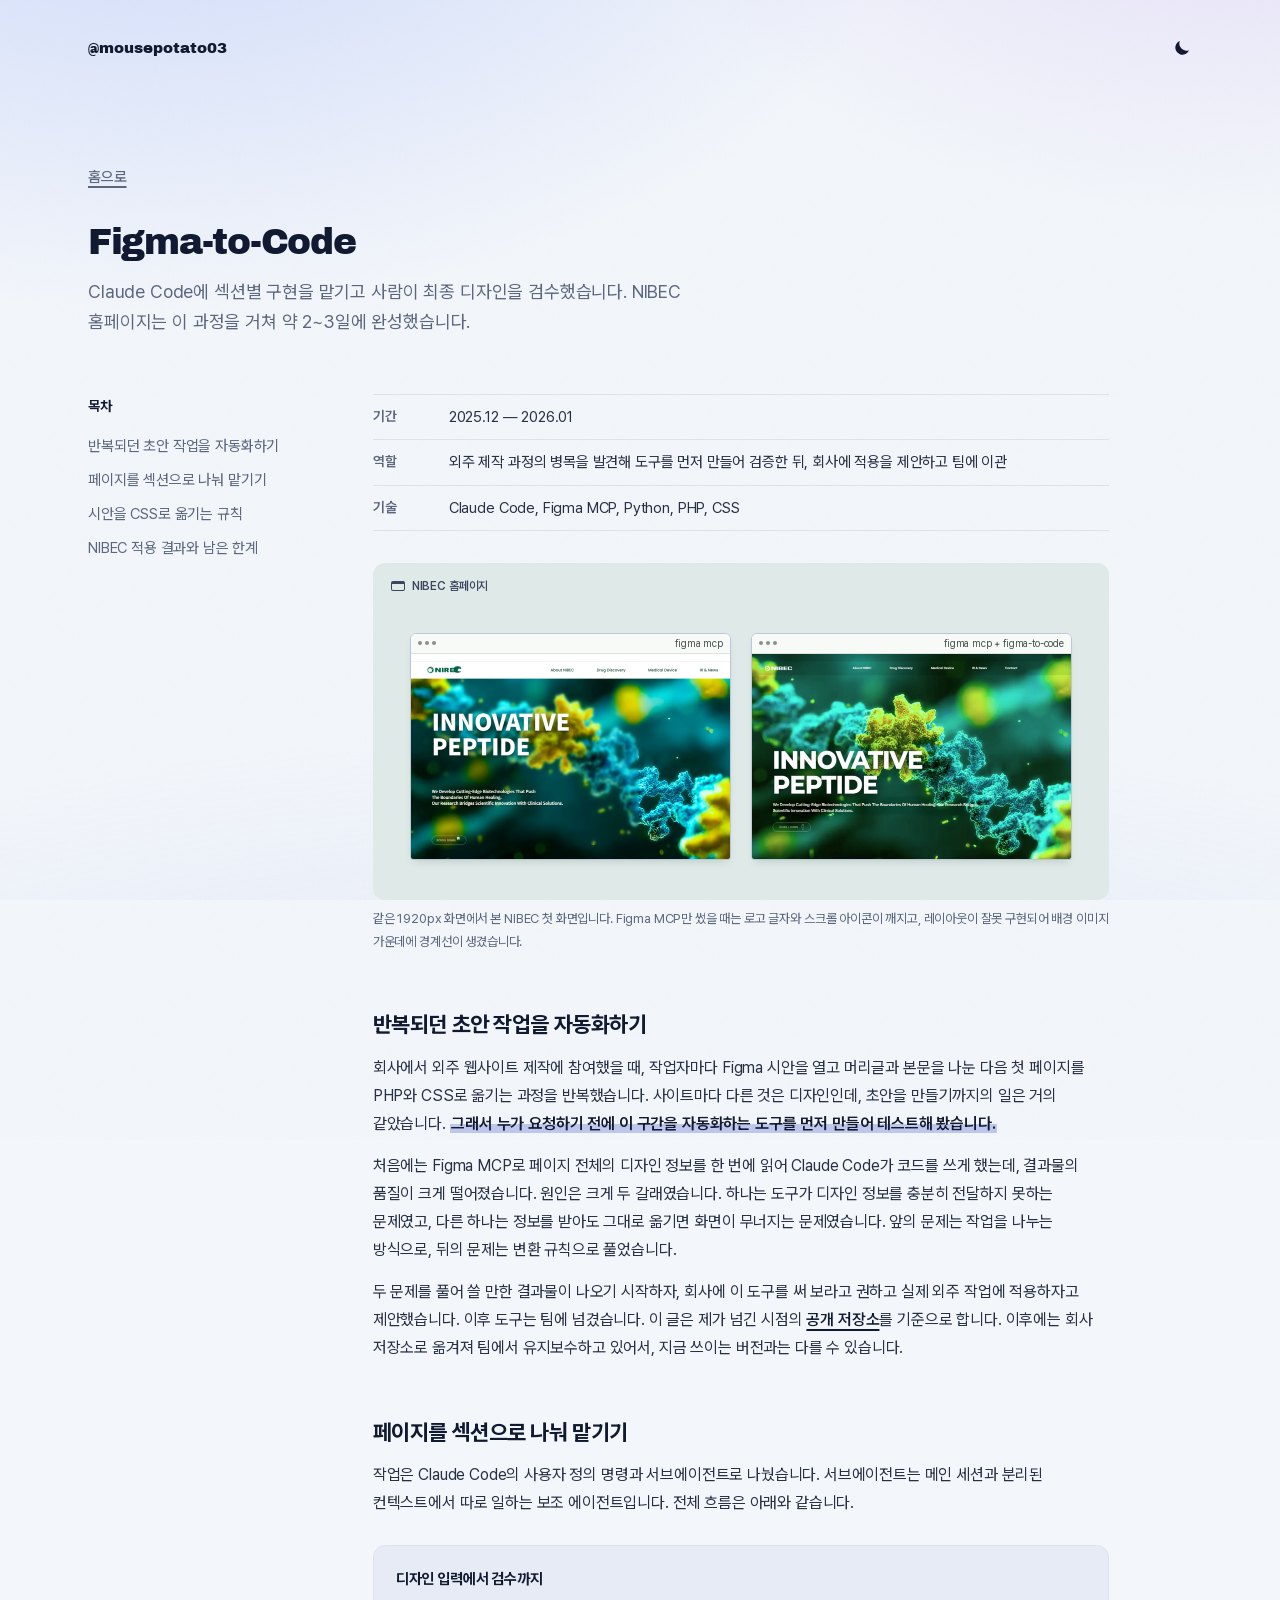
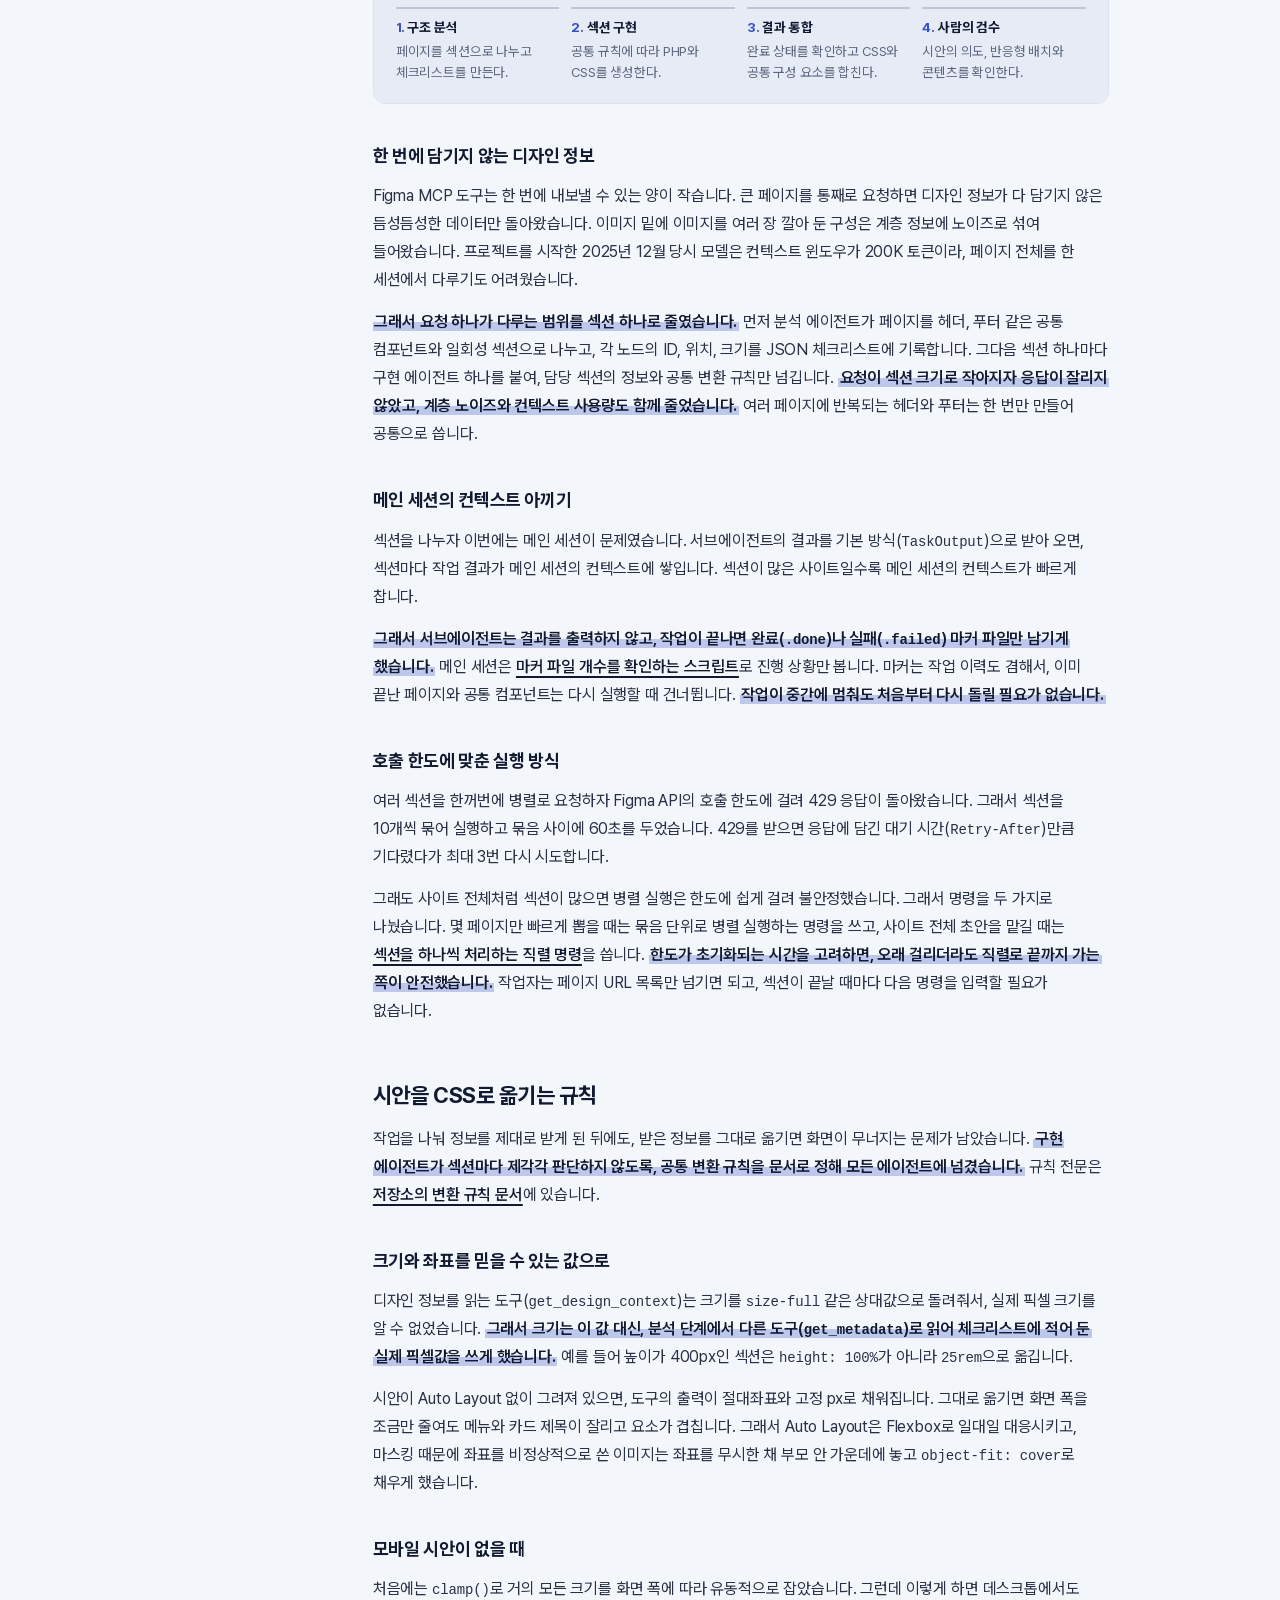
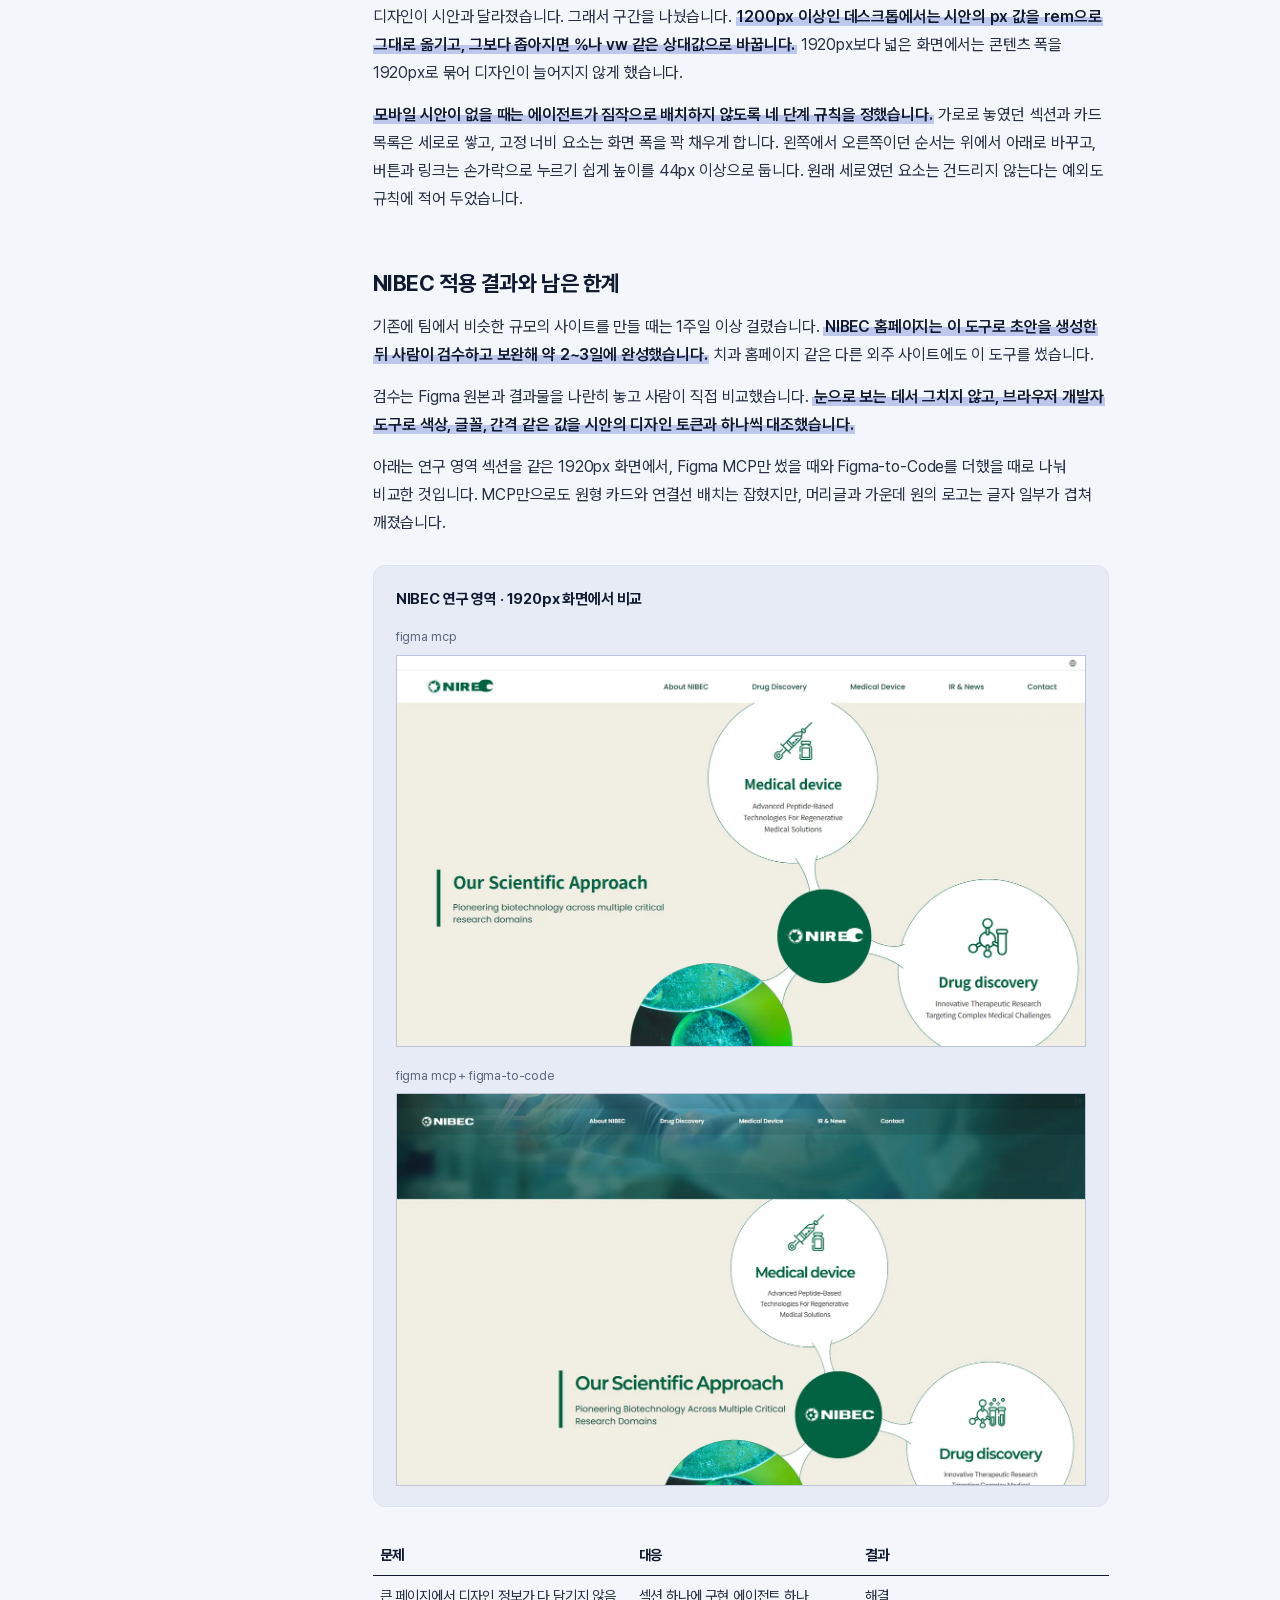
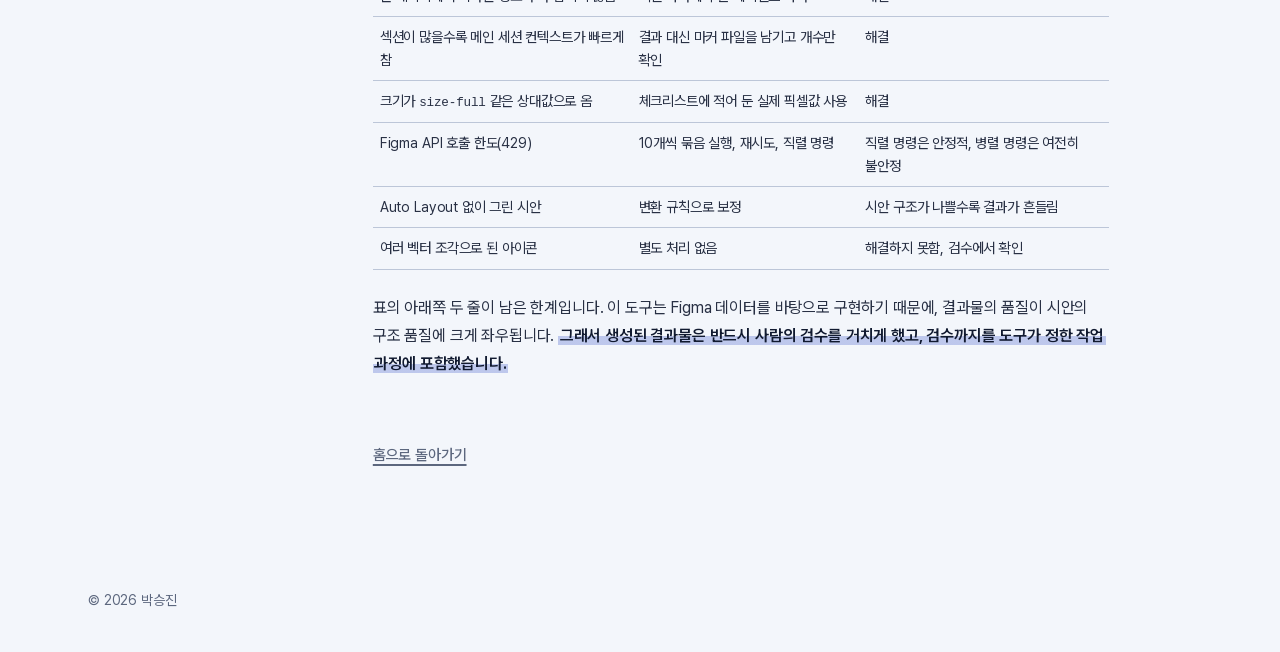
<file: projects/figma-to-code/index.html>
<!DOCTYPE html><html lang="ko"><head><meta charset="utf-8"><meta name="viewport" content="width=device-width, initial-scale=1"><title>Figma-to-Code | 박승진</title><meta name="description" content="외주 웹사이트를 만들며 반복하던 Figma 시안 분석과 PHP·CSS 초안 작성을 팀원이 명령 하나로 실행할 수 있게 만든 Claude Code 하네스입니다."><meta name="theme-color" content="#f3f6fb" media="(prefers-color-scheme: light)"><meta name="theme-color" content="#0a0e1a" media="(prefers-color-scheme: dark)"><link rel="canonical" href="https://mousepotato03.github.io/projects/figma-to-code/"><meta property="og:type" content="website"><meta property="og:locale" content="ko_KR"><meta property="og:title" content="Figma-to-Code | 박승진"><meta property="og:description" content="외주 웹사이트를 만들며 반복하던 Figma 시안 분석과 PHP·CSS 초안 작성을 팀원이 명령 하나로 실행할 수 있게 만든 Claude Code 하네스입니다."><meta property="og:url" content="https://mousepotato03.github.io/projects/figma-to-code/"><meta property="og:image" content="https://mousepotato03.github.io/images/nibec-final-hero.webp"><link rel="icon" href="/favicon.svg" type="image/svg+xml"><script>
      try {
        const saved = localStorage.getItem("theme");
        if (saved === "light" || saved === "dark")
          document.documentElement.dataset.theme = saved;
      } catch (e) {}
    </script><link rel="stylesheet" href="/_astro/Base.Bn7zN9Kk.css"></head><body><a class="skip" href="#main">본문으로 건너뛰기</a><header class="site-header content" id="top"><a class="handle" href="/">@mousepotato03<span class="sr"> 홈</span></a><button class="theme-toggle" type="button" hidden><svg class="moon" viewBox="0 0 24 24" aria-hidden="true"><path d="M20.4 14.6A8.5 8.5 0 0 1 9.4 3.6a8.5 8.5 0 1 0 11 11Z"></path></svg><svg class="sun" viewBox="0 0 24 24" aria-hidden="true"><circle cx="12" cy="12" r="4.2"></circle><path d="M12 2.5v2M12 19.5v2M2.5 12h2M19.5 12h2M5.3 5.3l1.4 1.4M17.3 17.3l1.4 1.4M5.3 18.7l1.4-1.4M17.3 6.7l1.4-1.4"></path></svg></button></header><main id="main" tabindex="-1"><article class="page content"><a href="/" class="back-link">홈으로</a><header class="page-head"><h1>Figma-to-Code</h1><p>Claude Code에 섹션별 구현을 맡기고 사람이 최종 디자인을 검수했습니다. NIBEC 홈페이지는 이 과정을 거쳐 약 2~3일에 완성했습니다.</p></header><nav class="toc" aria-label="이 페이지 목차"><p>목차</p><ol><li><a href="#반복되던-초안-작업을-자동화하기">반복되던 초안 작업을 자동화하기</a></li><li><a href="#페이지를-섹션으로-나눠-맡기기">페이지를 섹션으로 나눠 맡기기</a></li><li><a href="#시안을-css로-옮기는-규칙">시안을 CSS로 옮기는 규칙</a></li><li><a href="#nibec-적용-결과와-남은-한계">NIBEC 적용 결과와 남은 한계</a></li></ol></nav><div class="prose"><section><dl class="overview-dl"><div><dt>기간</dt><dd>2025.12 — 2026.01</dd></div><div><dt>역할</dt><dd>외주 제작 과정의 병목을 발견해 도구를 먼저 만들어 검증한 뒤, 회사에 적용을 제안하고 팀에 이관</dd></div><div><dt>기술</dt><dd>Claude Code, Figma MCP, Python, PHP, CSS</dd></div></dl></section><figure class="visual figma"><div class="stage browser-stage"><span class="plate-label"><span class="device-symbol window-symbol"></span>NIBEC 홈페이지</span><div class="browser-pair"><div class="browser-shot"><div class="browser-bar"><i></i><i></i><i></i><span>figma mcp</span></div><div class="browser-crop"><img src="/images/nibec-draft-hero.webp" width="1440" height="817" loading="eager" alt="NIBEC"></div></div><div class="browser-shot"><div class="browser-bar"><i></i><i></i><i></i><span>figma mcp + figma-to-code</span></div><div class="browser-crop"><img src="/images/nibec-final-hero.webp" width="1440" height="817" loading="eager" alt="NIBEC"></div></div></div></div></figure><p class="source-caption">같은 1920px 화면에서 본 NIBEC 첫 화면입니다. Figma MCP만 썼을 때는 로고 글자와 스크롤 아이콘이 깨지고, 레이아웃이 잘못 구현되어 배경 이미지 가운데에 경계선이 생겼습니다.</p><h2 id="반복되던-초안-작업을-자동화하기">반복되던 초안 작업을 자동화하기</h2>
<p>회사에서 외주 웹사이트 제작에 참여했을 때, 작업자마다 Figma 시안을 열고 머리글과 본문을 나눈 다음 첫 페이지를 PHP와 CSS로 옮기는 과정을 반복했습니다. 사이트마다 다른 것은 디자인인데, 초안을 만들기까지의 일은 거의 같았습니다. <mark>그래서 누가 요청하기 전에 이 구간을 자동화하는 도구를 먼저 만들어 테스트해 봤습니다.</mark></p>
<p>처음에는 Figma MCP로 페이지 전체의 디자인 정보를 한 번에 읽어 Claude Code가 코드를 쓰게 했는데, 결과물의 품질이 크게 떨어졌습니다. 원인은 크게 두 갈래였습니다. 하나는 도구가 디자인 정보를 충분히 전달하지 못하는 문제였고, 다른 하나는 정보를 받아도 그대로 옮기면 화면이 무너지는 문제였습니다. 앞의 문제는 작업을 나누는 방식으로, 뒤의 문제는 변환 규칙으로 풀었습니다.</p>
<p>두 문제를 풀어 쓸 만한 결과물이 나오기 시작하자, 회사에 이 도구를 써 보라고 권하고 실제 외주 작업에 적용하자고 제안했습니다. 이후 도구는 팀에 넘겼습니다. 이 글은 제가 넘긴 시점의 <a href="https://github.com/mousepotato03/figma-to-code">공개 저장소</a>를 기준으로 합니다. 이후에는 회사 저장소로 옮겨져 팀에서 유지보수하고 있어서, 지금 쓰이는 버전과는 다를 수 있습니다.</p>
<h2 id="페이지를-섹션으로-나눠-맡기기">페이지를 섹션으로 나눠 맡기기</h2>
<p>작업은 Claude Code의 사용자 정의 명령과 서브에이전트로 나눴습니다. 서브에이전트는 메인 세션과 분리된 컨텍스트에서 따로 일하는 보조 에이전트입니다. 전체 흐름은 아래와 같습니다.</p>
<figure class="technical"><figcaption>디자인 입력에서 검수까지</figcaption><ol class="steps"><li><b>구조 분석</b><span>페이지를 섹션으로 나누고 체크리스트를 만든다.</span></li><li><b>섹션 구현</b><span>공통 규칙에 따라 PHP와 CSS를 생성한다.</span></li><li><b>결과 통합</b><span>완료 상태를 확인하고 CSS와 공통 구성 요소를 합친다.</span></li><li><b>사람의 검수</b><span>시안의 의도, 반응형 배치와 콘텐츠를 확인한다.</span></li></ol></figure>
<h3 id="한-번에-담기지-않는-디자인-정보">한 번에 담기지 않는 디자인 정보</h3>
<p>Figma MCP 도구는 한 번에 내보낼 수 있는 양이 작습니다. 큰 페이지를 통째로 요청하면 디자인 정보가 다 담기지 않은 듬성듬성한 데이터만 돌아왔습니다. 이미지 밑에 이미지를 여러 장 깔아 둔 구성은 계층 정보에 노이즈로 섞여 들어왔습니다. 프로젝트를 시작한 2025년 12월 당시 모델은 컨텍스트 윈도우가 200K 토큰이라, 페이지 전체를 한 세션에서 다루기도 어려웠습니다.</p>
<p><mark>그래서 요청 하나가 다루는 범위를 섹션 하나로 줄였습니다.</mark> 먼저 분석 에이전트가 페이지를 헤더, 푸터 같은 공통 컴포넌트와 일회성 섹션으로 나누고, 각 노드의 ID, 위치, 크기를 JSON 체크리스트에 기록합니다. 그다음 섹션 하나마다 구현 에이전트 하나를 붙여, 담당 섹션의 정보와 공통 변환 규칙만 넘깁니다. <mark>요청이 섹션 크기로 작아지자 응답이 잘리지 않았고, 계층 노이즈와 컨텍스트 사용량도 함께 줄었습니다.</mark> 여러 페이지에 반복되는 헤더와 푸터는 한 번만 만들어 공통으로 씁니다.</p>
<h3 id="메인-세션의-컨텍스트-아끼기">메인 세션의 컨텍스트 아끼기</h3>
<p>섹션을 나누자 이번에는 메인 세션이 문제였습니다. 서브에이전트의 결과를 기본 방식(<code>TaskOutput</code>)으로 받아 오면, 섹션마다 작업 결과가 메인 세션의 컨텍스트에 쌓입니다. 섹션이 많은 사이트일수록 메인 세션의 컨텍스트가 빠르게 찹니다.</p>
<p><mark>그래서 서브에이전트는 결과를 출력하지 않고, 작업이 끝나면 완료(<code>.done</code>)나 실패(<code>.failed</code>) 마커 파일만 남기게 했습니다.</mark> 메인 세션은 <a href="https://github.com/mousepotato03/figma-to-code/blob/cb97e44d0be18616bd3f01a28193a84a0b63ac67/.claude/scripts/wait_files.py">마커 파일 개수를 확인하는 스크립트</a>로 진행 상황만 봅니다. 마커는 작업 이력도 겸해서, 이미 끝난 페이지와 공통 컴포넌트는 다시 실행할 때 건너뜁니다. <mark>작업이 중간에 멈춰도 처음부터 다시 돌릴 필요가 없습니다.</mark></p>
<h3 id="호출-한도에-맞춘-실행-방식">호출 한도에 맞춘 실행 방식</h3>
<p>여러 섹션을 한꺼번에 병렬로 요청하자 Figma API의 호출 한도에 걸려 429 응답이 돌아왔습니다. 그래서 섹션을 10개씩 묶어 실행하고 묶음 사이에 60초를 두었습니다. 429를 받으면 응답에 담긴 대기 시간(<code>Retry-After</code>)만큼 기다렸다가 최대 3번 다시 시도합니다.</p>
<p>그래도 사이트 전체처럼 섹션이 많으면 병렬 실행은 한도에 쉽게 걸려 불안정했습니다. 그래서 명령을 두 가지로 나눴습니다. 몇 페이지만 빠르게 뽑을 때는 묶음 단위로 병렬 실행하는 명령을 쓰고, 사이트 전체 초안을 맡길 때는 <a href="https://github.com/mousepotato03/figma-to-code/blob/cb97e44d0be18616bd3f01a28193a84a0b63ac67/.claude/commands/figma-serial-full-pipeline.md">섹션을 하나씩 처리하는 직렬 명령</a>을 씁니다. <mark>한도가 초기화되는 시간을 고려하면, 오래 걸리더라도 직렬로 끝까지 가는 쪽이 안전했습니다.</mark> 작업자는 페이지 URL 목록만 넘기면 되고, 섹션이 끝날 때마다 다음 명령을 입력할 필요가 없습니다.</p>
<h2 id="시안을-css로-옮기는-규칙">시안을 CSS로 옮기는 규칙</h2>
<p>작업을 나눠 정보를 제대로 받게 된 뒤에도, 받은 정보를 그대로 옮기면 화면이 무너지는 문제가 남았습니다. <mark>구현 에이전트가 섹션마다 제각각 판단하지 않도록, 공통 변환 규칙을 문서로 정해 모든 에이전트에 넘겼습니다.</mark> 규칙 전문은 <a href="https://github.com/mousepotato03/figma-to-code/blob/cb97e44d0be18616bd3f01a28193a84a0b63ac67/.claude/docs/figma-to-css.md">저장소의 변환 규칙 문서</a>에 있습니다.</p>
<h3 id="크기와-좌표를-믿을-수-있는-값으로">크기와 좌표를 믿을 수 있는 값으로</h3>
<p>디자인 정보를 읽는 도구(<code>get_design_context</code>)는 크기를 <code>size-full</code> 같은 상대값으로 돌려줘서, 실제 픽셀 크기를 알 수 없었습니다. <mark>그래서 크기는 이 값 대신, 분석 단계에서 다른 도구(<code>get_metadata</code>)로 읽어 체크리스트에 적어 둔 실제 픽셀값을 쓰게 했습니다.</mark> 예를 들어 높이가 400px인 섹션은 <code>height: 100%</code>가 아니라 <code>25rem</code>으로 옮깁니다.</p>
<p>시안이 Auto Layout 없이 그려져 있으면, 도구의 출력이 절대좌표와 고정 px로 채워집니다. 그대로 옮기면 화면 폭을 조금만 줄여도 메뉴와 카드 제목이 잘리고 요소가 겹칩니다. 그래서 Auto Layout은 Flexbox로 일대일 대응시키고, 마스킹 때문에 좌표를 비정상적으로 쓴 이미지는 좌표를 무시한 채 부모 안 가운데에 놓고 <code>object-fit: cover</code>로 채우게 했습니다.</p>
<h3 id="모바일-시안이-없을-때">모바일 시안이 없을 때</h3>
<p>처음에는 <code>clamp()</code>로 거의 모든 크기를 화면 폭에 따라 유동적으로 잡았습니다. 그런데 이렇게 하면 데스크톱에서도 디자인이 시안과 달라졌습니다. 그래서 구간을 나눴습니다. <mark>1200px 이상인 데스크톱에서는 시안의 px 값을 rem으로 그대로 옮기고, 그보다 좁아지면 %나 vw 같은 상대값으로 바꿉니다.</mark> 1920px보다 넓은 화면에서는 콘텐츠 폭을 1920px로 묶어 디자인이 늘어지지 않게 했습니다.</p>
<p><mark>모바일 시안이 없을 때는 에이전트가 짐작으로 배치하지 않도록 네 단계 규칙을 정했습니다.</mark> 가로로 놓였던 섹션과 카드 목록은 세로로 쌓고, 고정 너비 요소는 화면 폭을 꽉 채우게 합니다. 왼쪽에서 오른쪽이던 순서는 위에서 아래로 바꾸고, 버튼과 링크는 손가락으로 누르기 쉽게 높이를 44px 이상으로 둡니다. 원래 세로였던 요소는 건드리지 않는다는 예외도 규칙에 적어 두었습니다.</p>
<h2 id="nibec-적용-결과와-남은-한계">NIBEC 적용 결과와 남은 한계</h2>
<p>기존에 팀에서 비슷한 규모의 사이트를 만들 때는 1주일 이상 걸렸습니다. <mark>NIBEC 홈페이지는 이 도구로 초안을 생성한 뒤 사람이 검수하고 보완해 약 2~3일에 완성했습니다.</mark> 치과 홈페이지 같은 다른 외주 사이트에도 이 도구를 썼습니다.</p>
<p>검수는 Figma 원본과 결과물을 나란히 놓고 사람이 직접 비교했습니다. <mark>눈으로 보는 데서 그치지 않고, 브라우저 개발자 도구로 색상, 글꼴, 간격 같은 값을 시안의 디자인 토큰과 하나씩 대조했습니다.</mark></p>
<p>아래는 연구 영역 섹션을 같은 1920px 화면에서, Figma MCP만 썼을 때와 Figma-to-Code를 더했을 때로 나눠 비교한 것입니다. MCP만으로도 원형 카드와 연결선 배치는 잡혔지만, 머리글과 가운데 원의 로고는 글자 일부가 겹쳐 깨졌습니다.</p>
<figure class="comparison"><figcaption>NIBEC 연구 영역 · 1920px 화면에서 비교</figcaption><div><div><span>figma mcp</span><img src="/images/nibec-draft-research.webp" width="1440" height="817" loading="lazy" alt="NIBEC"></div><div><span>figma mcp + figma-to-code</span><img src="/images/nibec-final-research.webp" width="1440" height="817" loading="lazy" alt="NIBEC"></div></div></figure>
<table>
<thead>
<tr>
<th>문제</th>
<th>대응</th>
<th>결과</th>
</tr>
</thead>
<tbody>
<tr>
<td>큰 페이지에서 디자인 정보가 다 담기지 않음</td>
<td>섹션 하나에 구현 에이전트 하나</td>
<td>해결</td>
</tr>
<tr>
<td>섹션이 많을수록 메인 세션 컨텍스트가 빠르게 참</td>
<td>결과 대신 마커 파일을 남기고 개수만 확인</td>
<td>해결</td>
</tr>
<tr>
<td>크기가 <code>size-full</code> 같은 상대값으로 옴</td>
<td>체크리스트에 적어 둔 실제 픽셀값 사용</td>
<td>해결</td>
</tr>
<tr>
<td>Figma API 호출 한도(429)</td>
<td>10개씩 묶음 실행, 재시도, 직렬 명령</td>
<td>직렬 명령은 안정적, 병렬 명령은 여전히 불안정</td>
</tr>
<tr>
<td>Auto Layout 없이 그린 시안</td>
<td>변환 규칙으로 보정</td>
<td>시안 구조가 나쁠수록 결과가 흔들림</td>
</tr>
<tr>
<td>여러 벡터 조각으로 된 아이콘</td>
<td>별도 처리 없음</td>
<td>해결하지 못함, 검수에서 확인</td>
</tr>
</tbody>
</table>
<p>표의 아래쪽 두 줄이 남은 한계입니다. 이 도구는 Figma 데이터를 바탕으로 구현하기 때문에, 결과물의 품질이 시안의 구조 품질에 크게 좌우됩니다. <mark>그래서 생성된 결과물은 반드시 사람의 검수를 거치게 했고, 검수까지를 도구가 정한 작업 과정에 포함했습니다.</mark></p></div><a class="back-link bottom" href="/">홈으로 돌아가기</a></article></main><footer class="site-footer content"><span>© 2026 박승진</span></footer><script>
      (() => {
        const button = document.querySelector(".theme-toggle");
        if (!button) return;
        const root = document.documentElement;
        const media = matchMedia("(prefers-color-scheme: dark)");
        const current = () =>
          root.dataset.theme || (media.matches ? "dark" : "light");
        const label = () =>
          button.setAttribute(
            "aria-label",
            current() === "dark" ? "라이트 모드로 전환" : "다크 모드로 전환",
          );
        button.hidden = false;
        label();
        button.addEventListener("click", () => {
          const next = current() === "dark" ? "light" : "dark";
          root.dataset.theme = next;
          try {
            localStorage.setItem("theme", next);
          } catch (e) {}
          label();
        });
        media.addEventListener("change", label);
      })();
    </script></body></html>
</file>
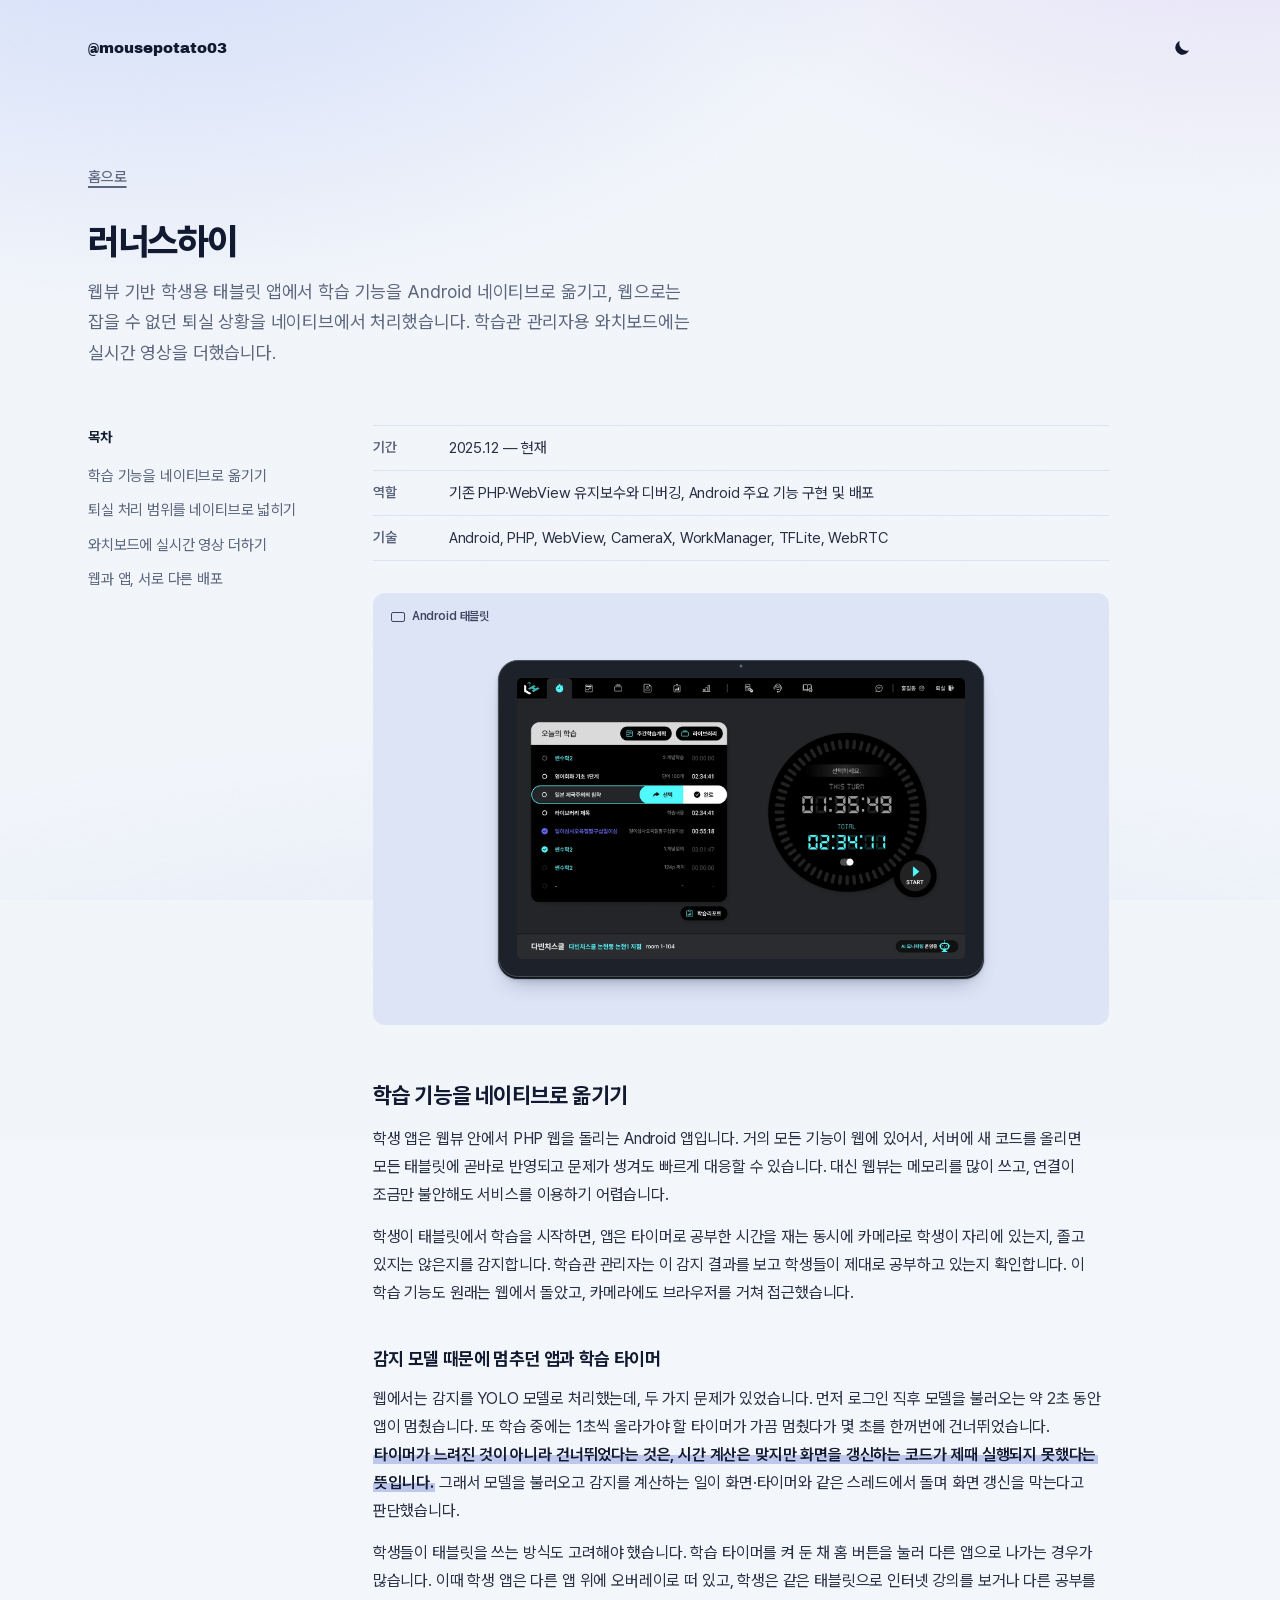
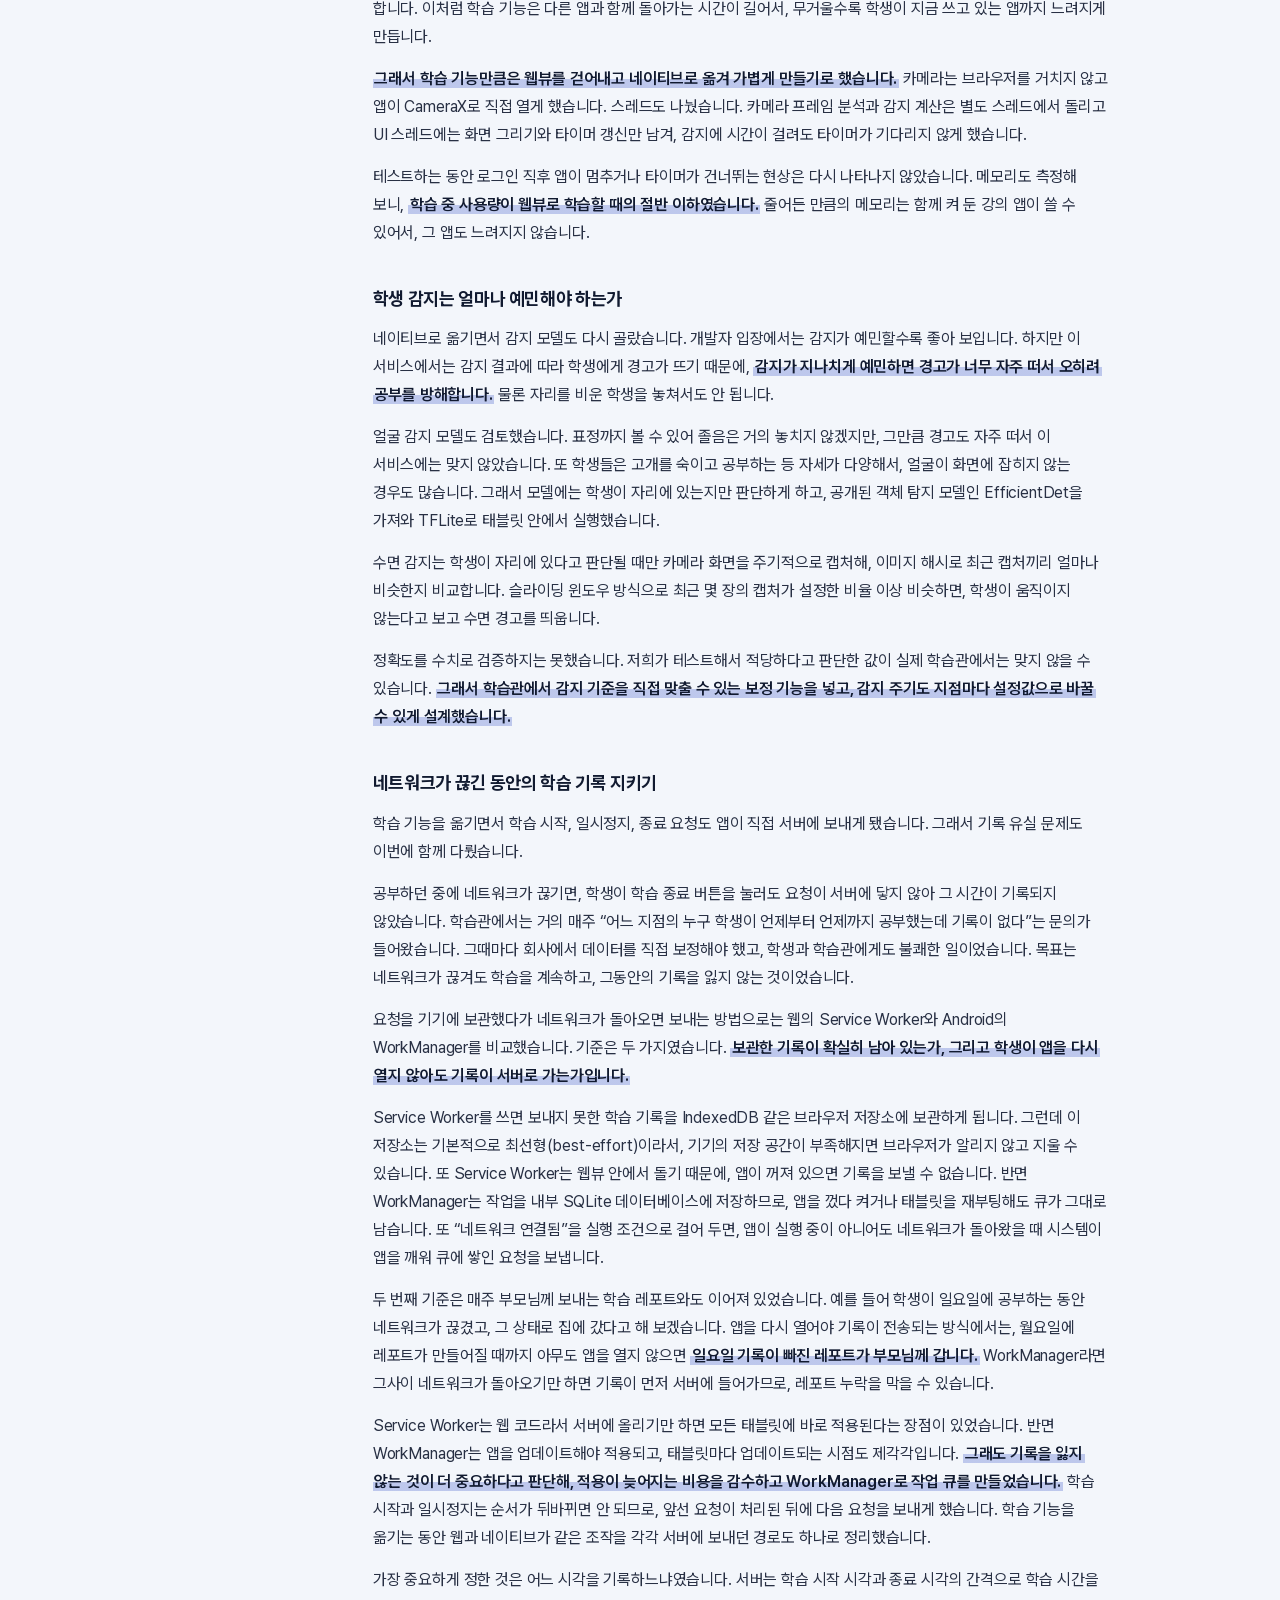
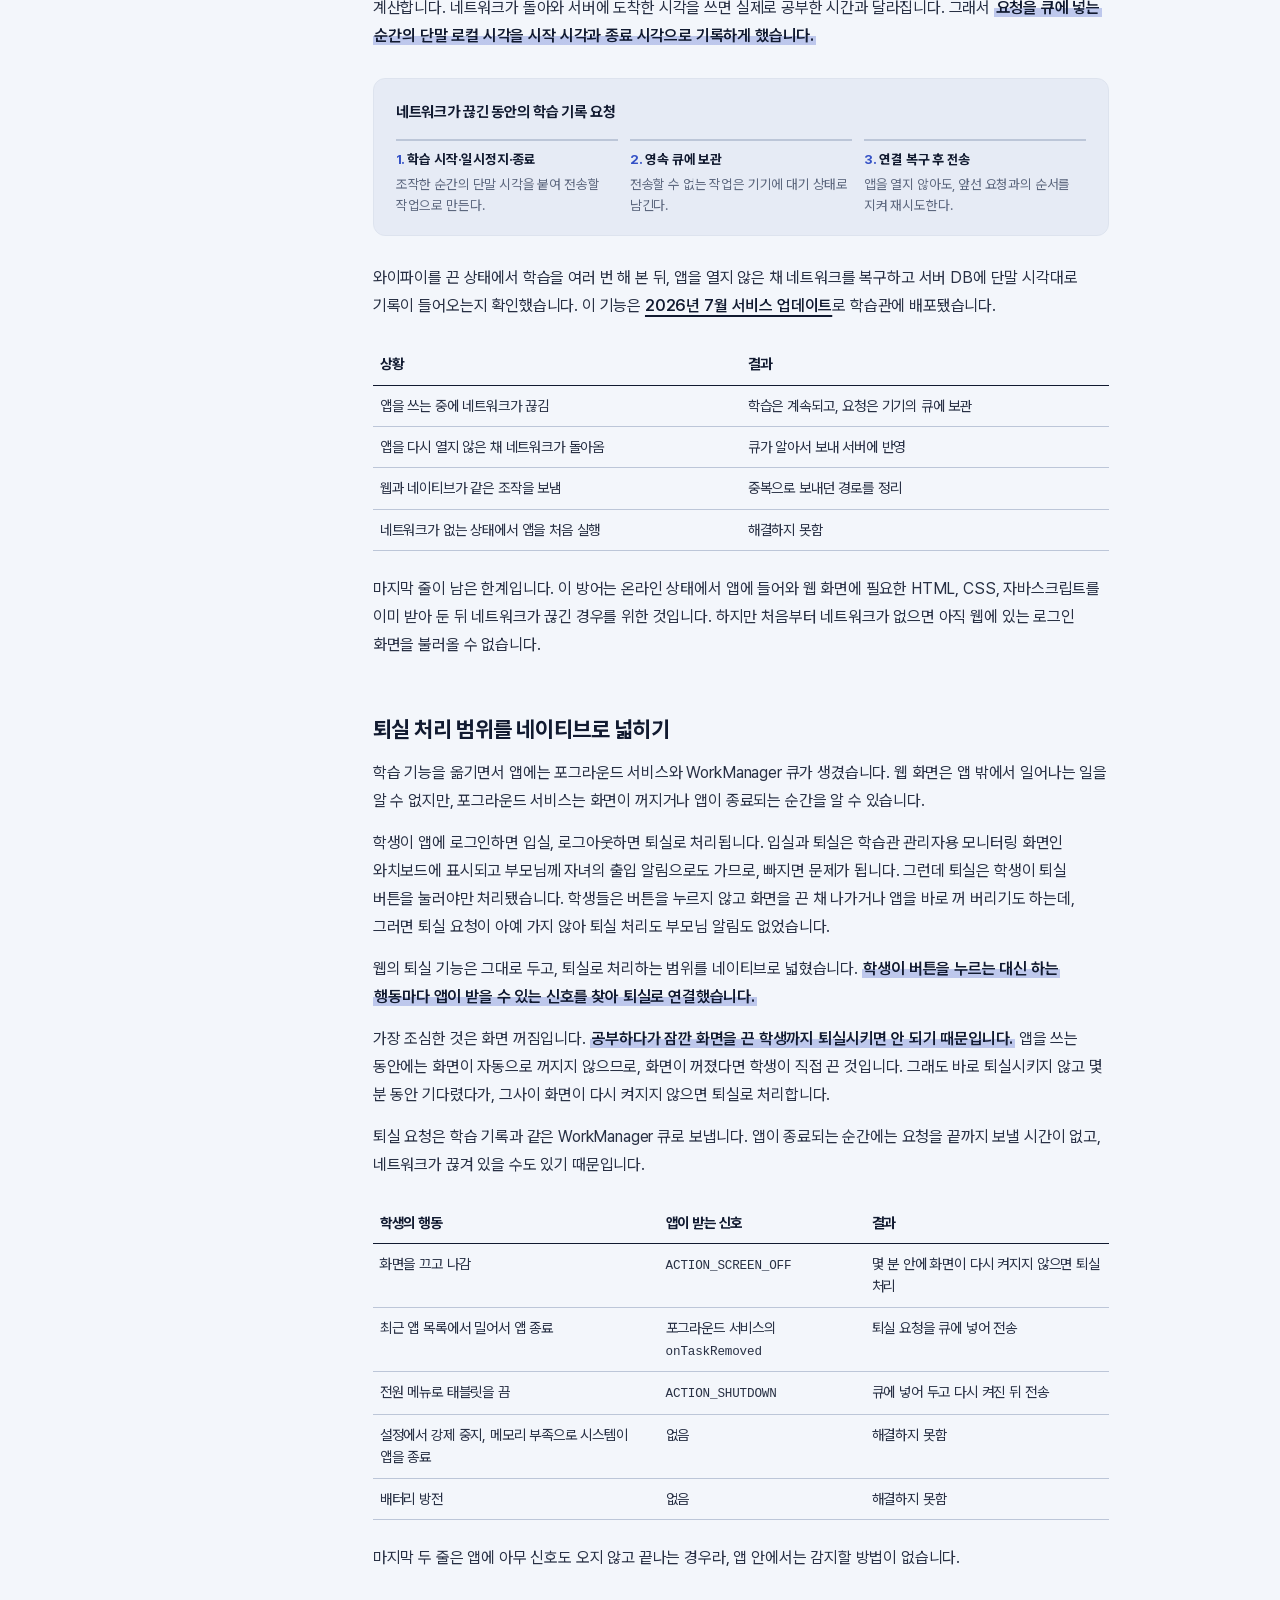
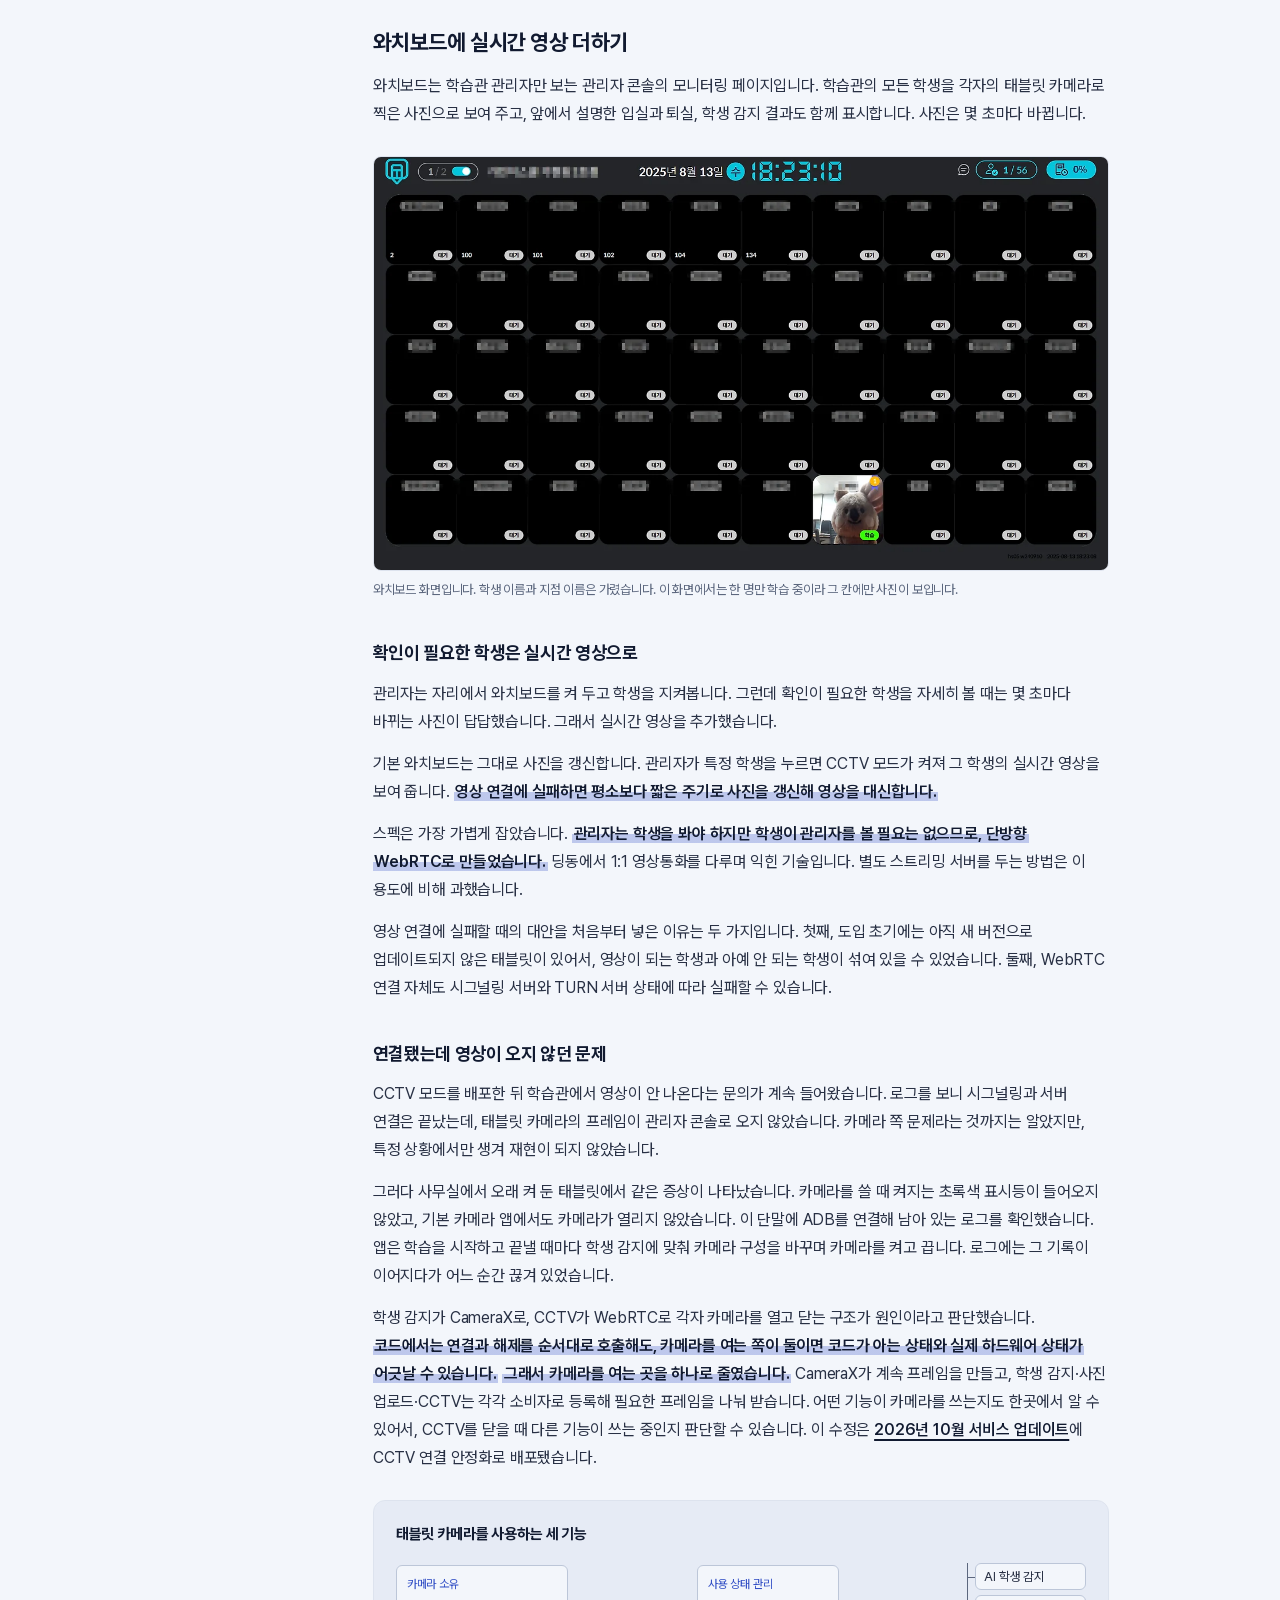
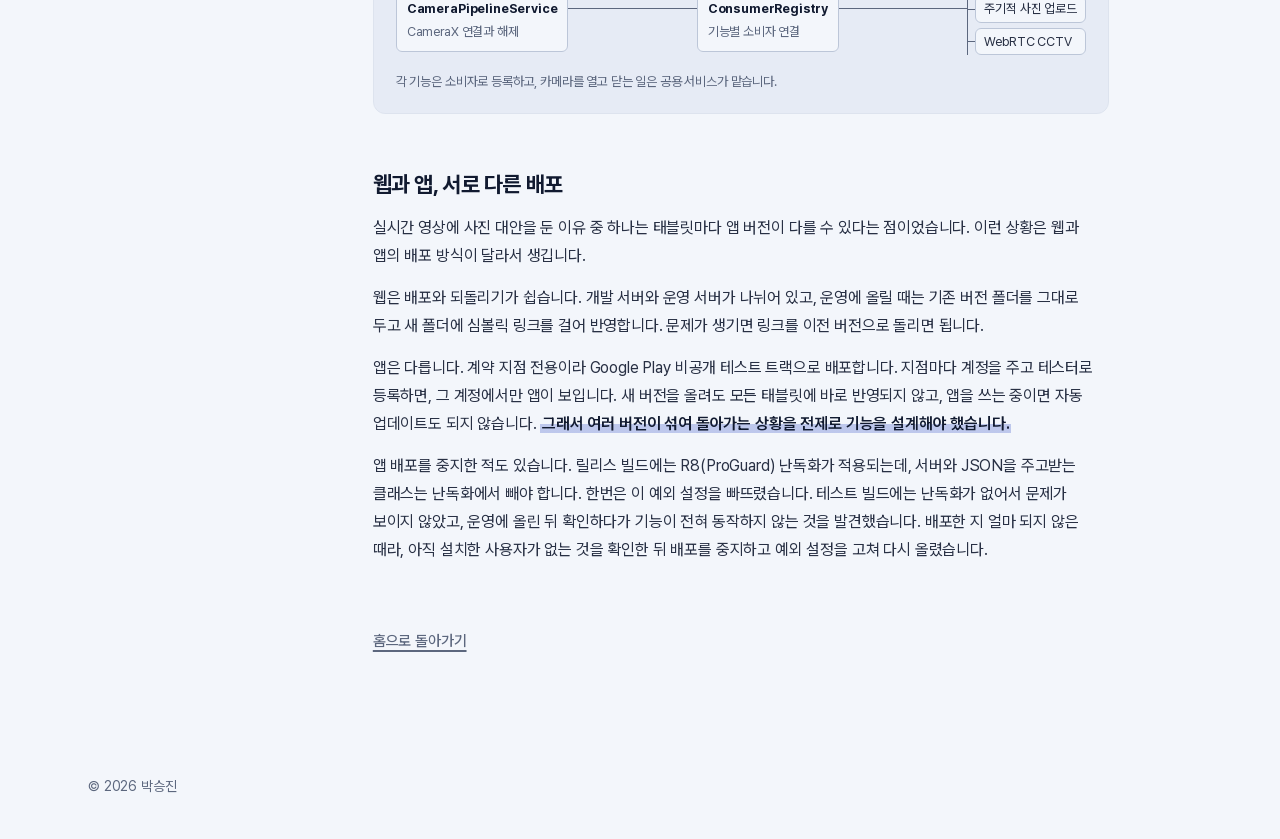
<file: projects/learners-high/index.html>
<!DOCTYPE html><html lang="ko"><head><meta charset="utf-8"><meta name="viewport" content="width=device-width, initial-scale=1"><title>러너스하이 | 박승진</title><meta name="description" content="러너스하이는 관리형 스터디카페와 학원이 계약해 학생의 학습 시간과 재석 상태를 관리하는 서비스입니다."><meta name="theme-color" content="#f3f6fb" media="(prefers-color-scheme: light)"><meta name="theme-color" content="#0a0e1a" media="(prefers-color-scheme: dark)"><link rel="canonical" href="https://mousepotato03.github.io/projects/learners-high/"><meta property="og:type" content="website"><meta property="og:locale" content="ko_KR"><meta property="og:title" content="러너스하이 | 박승진"><meta property="og:description" content="러너스하이는 관리형 스터디카페와 학원이 계약해 학생의 학습 시간과 재석 상태를 관리하는 서비스입니다."><meta property="og:url" content="https://mousepotato03.github.io/projects/learners-high/"><meta property="og:image" content="https://mousepotato03.github.io/images/learners-tasks.webp"><link rel="icon" href="/favicon.svg" type="image/svg+xml"><script>
      try {
        const saved = localStorage.getItem("theme");
        if (saved === "light" || saved === "dark")
          document.documentElement.dataset.theme = saved;
      } catch (e) {}
    </script><link rel="stylesheet" href="/_astro/Base.Bn7zN9Kk.css"></head><body><a class="skip" href="#main">본문으로 건너뛰기</a><header class="site-header content" id="top"><a class="handle" href="/">@mousepotato03<span class="sr"> 홈</span></a><button class="theme-toggle" type="button" hidden><svg class="moon" viewBox="0 0 24 24" aria-hidden="true"><path d="M20.4 14.6A8.5 8.5 0 0 1 9.4 3.6a8.5 8.5 0 1 0 11 11Z"></path></svg><svg class="sun" viewBox="0 0 24 24" aria-hidden="true"><circle cx="12" cy="12" r="4.2"></circle><path d="M12 2.5v2M12 19.5v2M2.5 12h2M19.5 12h2M5.3 5.3l1.4 1.4M17.3 17.3l1.4 1.4M5.3 18.7l1.4-1.4M17.3 6.7l1.4-1.4"></path></svg></button></header><main id="main" tabindex="-1"><article class="page content"><a href="/" class="back-link">홈으로</a><header class="page-head"><h1>러너스하이</h1><p>웹뷰 기반 학생용 태블릿 앱에서 학습 기능을 Android 네이티브로 옮기고, 웹으로는 잡을 수 없던 퇴실 상황을 네이티브에서 처리했습니다. 학습관 관리자용 와치보드에는 실시간 영상을 더했습니다.</p></header><nav class="toc" aria-label="이 페이지 목차"><p>목차</p><ol><li><a href="#학습-기능을-네이티브로-옮기기">학습 기능을 네이티브로 옮기기</a></li><li><a href="#퇴실-처리-범위를-네이티브로-넓히기">퇴실 처리 범위를 네이티브로 넓히기</a></li><li><a href="#와치보드에-실시간-영상-더하기">와치보드에 실시간 영상 더하기</a></li><li><a href="#웹과-앱-서로-다른-배포">웹과 앱, 서로 다른 배포</a></li></ol></nav><div class="prose"><section><dl class="overview-dl"><div><dt>기간</dt><dd>2025.12 — 현재</dd></div><div><dt>역할</dt><dd>기존 PHP·WebView 유지보수와 디버깅, Android 주요 기능 구현 및 배포</dd></div><div><dt>기술</dt><dd>Android, PHP, WebView, CameraX, WorkManager, TFLite, WebRTC</dd></div></dl></section><figure class="visual learners"><div class="stage tablet-stage"><span class="plate-label"><span class="device-symbol"></span>Android 태블릿</span><div class="tablet"><div class="tablet-camera"></div><img src="/images/learners-tasks.webp" width="1440" height="900" loading="eager" fetchpriority="high" alt="위쪽 메뉴 아래 왼쪽에 오늘의 학습 목록, 오른쪽에 원형 타이머와 START 버튼이 있는 러너스하이 학습 화면"></div></div></figure><h2 id="학습-기능을-네이티브로-옮기기">학습 기능을 네이티브로 옮기기</h2>
<p>학생 앱은 웹뷰 안에서 PHP 웹을 돌리는 Android 앱입니다. 거의 모든 기능이 웹에 있어서, 서버에 새 코드를 올리면 모든 태블릿에 곧바로 반영되고 문제가 생겨도 빠르게 대응할 수 있습니다. 대신 웹뷰는 메모리를 많이 쓰고, 연결이 조금만 불안해도 서비스를 이용하기 어렵습니다.</p>
<p>학생이 태블릿에서 학습을 시작하면, 앱은 타이머로 공부한 시간을 재는 동시에 카메라로 학생이 자리에 있는지, 졸고 있지는 않은지를 감지합니다. 학습관 관리자는 이 감지 결과를 보고 학생들이 제대로 공부하고 있는지 확인합니다. 이 학습 기능도 원래는 웹에서 돌았고, 카메라에도 브라우저를 거쳐 접근했습니다.</p>
<h3 id="감지-모델-때문에-멈추던-앱과-학습-타이머">감지 모델 때문에 멈추던 앱과 학습 타이머</h3>
<p>웹에서는 감지를 YOLO 모델로 처리했는데, 두 가지 문제가 있었습니다. 먼저 로그인 직후 모델을 불러오는 약 2초 동안 앱이 멈췄습니다. 또 학습 중에는 1초씩 올라가야 할 타이머가 가끔 멈췄다가 몇 초를 한꺼번에 건너뛰었습니다. <mark>타이머가 느려진 것이 아니라 건너뛰었다는 것은, 시간 계산은 맞지만 화면을 갱신하는 코드가 제때 실행되지 못했다는 뜻입니다.</mark> 그래서 모델을 불러오고 감지를 계산하는 일이 화면·타이머와 같은 스레드에서 돌며 화면 갱신을 막는다고 판단했습니다.</p>
<p>학생들이 태블릿을 쓰는 방식도 고려해야 했습니다. 학습 타이머를 켜 둔 채 홈 버튼을 눌러 다른 앱으로 나가는 경우가 많습니다. 이때 학생 앱은 다른 앱 위에 오버레이로 떠 있고, 학생은 같은 태블릿으로 인터넷 강의를 보거나 다른 공부를 합니다. 이처럼 학습 기능은 다른 앱과 함께 돌아가는 시간이 길어서, 무거울수록 학생이 지금 쓰고 있는 앱까지 느려지게 만듭니다.</p>
<p><mark>그래서 학습 기능만큼은 웹뷰를 걷어내고 네이티브로 옮겨 가볍게 만들기로 했습니다.</mark> 카메라는 브라우저를 거치지 않고 앱이 CameraX로 직접 열게 했습니다. 스레드도 나눴습니다. 카메라 프레임 분석과 감지 계산은 별도 스레드에서 돌리고 UI 스레드에는 화면 그리기와 타이머 갱신만 남겨, 감지에 시간이 걸려도 타이머가 기다리지 않게 했습니다.</p>
<p>테스트하는 동안 로그인 직후 앱이 멈추거나 타이머가 건너뛰는 현상은 다시 나타나지 않았습니다. 메모리도 측정해 보니, <mark>학습 중 사용량이 웹뷰로 학습할 때의 절반 이하였습니다.</mark> 줄어든 만큼의 메모리는 함께 켜 둔 강의 앱이 쓸 수 있어서, 그 앱도 느려지지 않습니다.</p>
<h3 id="학생-감지는-얼마나-예민해야-하는가">학생 감지는 얼마나 예민해야 하는가</h3>
<p>네이티브로 옮기면서 감지 모델도 다시 골랐습니다. 개발자 입장에서는 감지가 예민할수록 좋아 보입니다. 하지만 이 서비스에서는 감지 결과에 따라 학생에게 경고가 뜨기 때문에, <mark>감지가 지나치게 예민하면 경고가 너무 자주 떠서 오히려 공부를 방해합니다.</mark> 물론 자리를 비운 학생을 놓쳐서도 안 됩니다.</p>
<p>얼굴 감지 모델도 검토했습니다. 표정까지 볼 수 있어 졸음은 거의 놓치지 않겠지만, 그만큼 경고도 자주 떠서 이 서비스에는 맞지 않았습니다. 또 학생들은 고개를 숙이고 공부하는 등 자세가 다양해서, 얼굴이 화면에 잡히지 않는 경우도 많습니다. 그래서 모델에는 학생이 자리에 있는지만 판단하게 하고, 공개된 객체 탐지 모델인 EfficientDet을 가져와 TFLite로 태블릿 안에서 실행했습니다.</p>
<p>수면 감지는 학생이 자리에 있다고 판단될 때만 카메라 화면을 주기적으로 캡처해, 이미지 해시로 최근 캡처끼리 얼마나 비슷한지 비교합니다. 슬라이딩 윈도우 방식으로 최근 몇 장의 캡처가 설정한 비율 이상 비슷하면, 학생이 움직이지 않는다고 보고 수면 경고를 띄웁니다.</p>
<p>정확도를 수치로 검증하지는 못했습니다. 저희가 테스트해서 적당하다고 판단한 값이 실제 학습관에서는 맞지 않을 수 있습니다. <mark>그래서 학습관에서 감지 기준을 직접 맞출 수 있는 보정 기능을 넣고, 감지 주기도 지점마다 설정값으로 바꿀 수 있게 설계했습니다.</mark></p>
<h3 id="네트워크가-끊긴-동안의-학습-기록-지키기">네트워크가 끊긴 동안의 학습 기록 지키기</h3>
<p>학습 기능을 옮기면서 학습 시작, 일시정지, 종료 요청도 앱이 직접 서버에 보내게 됐습니다. 그래서 기록 유실 문제도 이번에 함께 다뤘습니다.</p>
<p>공부하던 중에 네트워크가 끊기면, 학생이 학습 종료 버튼을 눌러도 요청이 서버에 닿지 않아 그 시간이 기록되지 않았습니다. 학습관에서는 거의 매주 “어느 지점의 누구 학생이 언제부터 언제까지 공부했는데 기록이 없다”는 문의가 들어왔습니다. 그때마다 회사에서 데이터를 직접 보정해야 했고, 학생과 학습관에게도 불쾌한 일이었습니다. 목표는 네트워크가 끊겨도 학습을 계속하고, 그동안의 기록을 잃지 않는 것이었습니다.</p>
<p>요청을 기기에 보관했다가 네트워크가 돌아오면 보내는 방법으로는 웹의 Service Worker와 Android의 WorkManager를 비교했습니다. 기준은 두 가지였습니다. <mark>보관한 기록이 확실히 남아 있는가, 그리고 학생이 앱을 다시 열지 않아도 기록이 서버로 가는가입니다.</mark></p>
<p>Service Worker를 쓰면 보내지 못한 학습 기록을 IndexedDB 같은 브라우저 저장소에 보관하게 됩니다. 그런데 이 저장소는 기본적으로 최선형(best-effort)이라서, 기기의 저장 공간이 부족해지면 브라우저가 알리지 않고 지울 수 있습니다. 또 Service Worker는 웹뷰 안에서 돌기 때문에, 앱이 꺼져 있으면 기록을 보낼 수 없습니다. 반면 WorkManager는 작업을 내부 SQLite 데이터베이스에 저장하므로, 앱을 껐다 켜거나 태블릿을 재부팅해도 큐가 그대로 남습니다. 또 “네트워크 연결됨”을 실행 조건으로 걸어 두면, 앱이 실행 중이 아니어도 네트워크가 돌아왔을 때 시스템이 앱을 깨워 큐에 쌓인 요청을 보냅니다.</p>
<p>두 번째 기준은 매주 부모님께 보내는 학습 레포트와도 이어져 있었습니다. 예를 들어 학생이 일요일에 공부하는 동안 네트워크가 끊겼고, 그 상태로 집에 갔다고 해 보겠습니다. 앱을 다시 열어야 기록이 전송되는 방식에서는, 월요일에 레포트가 만들어질 때까지 아무도 앱을 열지 않으면 <mark>일요일 기록이 빠진 레포트가 부모님께 갑니다.</mark> WorkManager라면 그사이 네트워크가 돌아오기만 하면 기록이 먼저 서버에 들어가므로, 레포트 누락을 막을 수 있습니다.</p>
<p>Service Worker는 웹 코드라서 서버에 올리기만 하면 모든 태블릿에 바로 적용된다는 장점이 있었습니다. 반면 WorkManager는 앱을 업데이트해야 적용되고, 태블릿마다 업데이트되는 시점도 제각각입니다. <mark>그래도 기록을 잃지 않는 것이 더 중요하다고 판단해, 적용이 늦어지는 비용을 감수하고 WorkManager로 작업 큐를 만들었습니다.</mark> 학습 시작과 일시정지는 순서가 뒤바뀌면 안 되므로, 앞선 요청이 처리된 뒤에 다음 요청을 보내게 했습니다. 학습 기능을 옮기는 동안 웹과 네이티브가 같은 조작을 각각 서버에 보내던 경로도 하나로 정리했습니다.</p>
<p>가장 중요하게 정한 것은 어느 시각을 기록하느냐였습니다. 서버는 학습 시작 시각과 종료 시각의 간격으로 학습 시간을 계산합니다. 네트워크가 돌아와 서버에 도착한 시각을 쓰면 실제로 공부한 시간과 달라집니다. 그래서 <mark>요청을 큐에 넣는 순간의 단말 로컬 시각을 시작 시각과 종료 시각으로 기록하게 했습니다.</mark></p>
<figure class="technical"><figcaption>네트워크가 끊긴 동안의 학습 기록 요청</figcaption><ol class="steps"><li><b>학습 시작·일시정지·종료</b><span>조작한 순간의 단말 시각을 붙여 전송할 작업으로 만든다.</span></li><li><b>영속 큐에 보관</b><span>전송할 수 없는 작업은 기기에 대기 상태로 남긴다.</span></li><li><b>연결 복구 후 전송</b><span>앱을 열지 않아도, 앞선 요청과의 순서를 지켜 재시도한다.</span></li></ol></figure>
<p>와이파이를 끈 상태에서 학습을 여러 번 해 본 뒤, 앱을 열지 않은 채 네트워크를 복구하고 서버 DB에 단말 시각대로 기록이 들어오는지 확인했습니다. 이 기능은 <a href="https://learnershi.tistory.com/66">2026년 7월 서비스 업데이트</a>로 학습관에 배포됐습니다.</p>
<table>
<thead>
<tr>
<th>상황</th>
<th>결과</th>
</tr>
</thead>
<tbody>
<tr>
<td>앱을 쓰는 중에 네트워크가 끊김</td>
<td>학습은 계속되고, 요청은 기기의 큐에 보관</td>
</tr>
<tr>
<td>앱을 다시 열지 않은 채 네트워크가 돌아옴</td>
<td>큐가 알아서 보내 서버에 반영</td>
</tr>
<tr>
<td>웹과 네이티브가 같은 조작을 보냄</td>
<td>중복으로 보내던 경로를 정리</td>
</tr>
<tr>
<td>네트워크가 없는 상태에서 앱을 처음 실행</td>
<td>해결하지 못함</td>
</tr>
</tbody>
</table>
<p>마지막 줄이 남은 한계입니다. 이 방어는 온라인 상태에서 앱에 들어와 웹 화면에 필요한 HTML, CSS, 자바스크립트를 이미 받아 둔 뒤 네트워크가 끊긴 경우를 위한 것입니다. 하지만 처음부터 네트워크가 없으면 아직 웹에 있는 로그인 화면을 불러올 수 없습니다.</p>
<h2 id="퇴실-처리-범위를-네이티브로-넓히기">퇴실 처리 범위를 네이티브로 넓히기</h2>
<p>학습 기능을 옮기면서 앱에는 포그라운드 서비스와 WorkManager 큐가 생겼습니다. 웹 화면은 앱 밖에서 일어나는 일을 알 수 없지만, 포그라운드 서비스는 화면이 꺼지거나 앱이 종료되는 순간을 알 수 있습니다.</p>
<p>학생이 앱에 로그인하면 입실, 로그아웃하면 퇴실로 처리됩니다. 입실과 퇴실은 학습관 관리자용 모니터링 화면인 와치보드에 표시되고 부모님께 자녀의 출입 알림으로도 가므로, 빠지면 문제가 됩니다. 그런데 퇴실은 학생이 퇴실 버튼을 눌러야만 처리됐습니다. 학생들은 버튼을 누르지 않고 화면을 끈 채 나가거나 앱을 바로 꺼 버리기도 하는데, 그러면 퇴실 요청이 아예 가지 않아 퇴실 처리도 부모님 알림도 없었습니다.</p>
<p>웹의 퇴실 기능은 그대로 두고, 퇴실로 처리하는 범위를 네이티브로 넓혔습니다. <mark>학생이 버튼을 누르는 대신 하는 행동마다 앱이 받을 수 있는 신호를 찾아 퇴실로 연결했습니다.</mark></p>
<p>가장 조심한 것은 화면 꺼짐입니다. <mark>공부하다가 잠깐 화면을 끈 학생까지 퇴실시키면 안 되기 때문입니다.</mark> 앱을 쓰는 동안에는 화면이 자동으로 꺼지지 않으므로, 화면이 꺼졌다면 학생이 직접 끈 것입니다. 그래도 바로 퇴실시키지 않고 몇 분 동안 기다렸다가, 그사이 화면이 다시 켜지지 않으면 퇴실로 처리합니다.</p>
<p>퇴실 요청은 학습 기록과 같은 WorkManager 큐로 보냅니다. 앱이 종료되는 순간에는 요청을 끝까지 보낼 시간이 없고, 네트워크가 끊겨 있을 수도 있기 때문입니다.</p>
<table>
<thead>
<tr>
<th>학생의 행동</th>
<th>앱이 받는 신호</th>
<th>결과</th>
</tr>
</thead>
<tbody>
<tr>
<td>화면을 끄고 나감</td>
<td><code>ACTION_SCREEN_OFF</code></td>
<td>몇 분 안에 화면이 다시 켜지지 않으면 퇴실 처리</td>
</tr>
<tr>
<td>최근 앱 목록에서 밀어서 앱 종료</td>
<td>포그라운드 서비스의 <code>onTaskRemoved</code></td>
<td>퇴실 요청을 큐에 넣어 전송</td>
</tr>
<tr>
<td>전원 메뉴로 태블릿을 끔</td>
<td><code>ACTION_SHUTDOWN</code></td>
<td>큐에 넣어 두고 다시 켜진 뒤 전송</td>
</tr>
<tr>
<td>설정에서 강제 중지, 메모리 부족으로 시스템이 앱을 종료</td>
<td>없음</td>
<td>해결하지 못함</td>
</tr>
<tr>
<td>배터리 방전</td>
<td>없음</td>
<td>해결하지 못함</td>
</tr>
</tbody>
</table>
<p>마지막 두 줄은 앱에 아무 신호도 오지 않고 끝나는 경우라, 앱 안에서는 감지할 방법이 없습니다.</p>
<h2 id="와치보드에-실시간-영상-더하기">와치보드에 실시간 영상 더하기</h2>
<p>와치보드는 학습관 관리자만 보는 관리자 콘솔의 모니터링 페이지입니다. 학습관의 모든 학생을 각자의 태블릿 카메라로 찍은 사진으로 보여 주고, 앞에서 설명한 입실과 퇴실, 학생 감지 결과도 함께 표시합니다. 사진은 몇 초마다 바뀝니다.</p>
<figure class="screen-evidence"><img src="/images/learners-watchboard.webp" width="1280" height="720" loading="lazy" alt="학생마다 한 칸씩 카메라 사진과 대기·학습 상태가 격자로 놓인 와치보드 화면. 학습 중인 한 칸에만 사진이 떠 있다"/><figcaption>와치보드 화면입니다. 학생 이름과 지점 이름은 가렸습니다. 이 화면에서는 한 명만 학습 중이라 그 칸에만 사진이 보입니다.</figcaption></figure>
<h3 id="확인이-필요한-학생은-실시간-영상으로">확인이 필요한 학생은 실시간 영상으로</h3>
<p>관리자는 자리에서 와치보드를 켜 두고 학생을 지켜봅니다. 그런데 확인이 필요한 학생을 자세히 볼 때는 몇 초마다 바뀌는 사진이 답답했습니다. 그래서 실시간 영상을 추가했습니다.</p>
<p>기본 와치보드는 그대로 사진을 갱신합니다. 관리자가 특정 학생을 누르면 CCTV 모드가 켜져 그 학생의 실시간 영상을 보여 줍니다. <mark>영상 연결에 실패하면 평소보다 짧은 주기로 사진을 갱신해 영상을 대신합니다.</mark></p>
<p>스펙은 가장 가볍게 잡았습니다. <mark>관리자는 학생을 봐야 하지만 학생이 관리자를 볼 필요는 없으므로, 단방향 WebRTC로 만들었습니다.</mark> 딩동에서 1:1 영상통화를 다루며 익힌 기술입니다. 별도 스트리밍 서버를 두는 방법은 이 용도에 비해 과했습니다.</p>
<p>영상 연결에 실패할 때의 대안을 처음부터 넣은 이유는 두 가지입니다. 첫째, 도입 초기에는 아직 새 버전으로 업데이트되지 않은 태블릿이 있어서, 영상이 되는 학생과 아예 안 되는 학생이 섞여 있을 수 있었습니다. 둘째, WebRTC 연결 자체도 시그널링 서버와 TURN 서버 상태에 따라 실패할 수 있습니다.</p>
<h3 id="연결됐는데-영상이-오지-않던-문제">연결됐는데 영상이 오지 않던 문제</h3>
<p>CCTV 모드를 배포한 뒤 학습관에서 영상이 안 나온다는 문의가 계속 들어왔습니다. 로그를 보니 시그널링과 서버 연결은 끝났는데, 태블릿 카메라의 프레임이 관리자 콘솔로 오지 않았습니다. 카메라 쪽 문제라는 것까지는 알았지만, 특정 상황에서만 생겨 재현이 되지 않았습니다.</p>
<p>그러다 사무실에서 오래 켜 둔 태블릿에서 같은 증상이 나타났습니다. 카메라를 쓸 때 켜지는 초록색 표시등이 들어오지 않았고, 기본 카메라 앱에서도 카메라가 열리지 않았습니다. 이 단말에 ADB를 연결해 남아 있는 로그를 확인했습니다. 앱은 학습을 시작하고 끝낼 때마다 학생 감지에 맞춰 카메라 구성을 바꾸며 카메라를 켜고 끕니다. 로그에는 그 기록이 이어지다가 어느 순간 끊겨 있었습니다.</p>
<p>학생 감지가 CameraX로, CCTV가 WebRTC로 각자 카메라를 열고 닫는 구조가 원인이라고 판단했습니다. <mark>코드에서는 연결과 해제를 순서대로 호출해도, 카메라를 여는 쪽이 둘이면 코드가 아는 상태와 실제 하드웨어 상태가 어긋날 수 있습니다.</mark> <mark>그래서 카메라를 여는 곳을 하나로 줄였습니다.</mark> CameraX가 계속 프레임을 만들고, 학생 감지·사진 업로드·CCTV는 각각 소비자로 등록해 필요한 프레임을 나눠 받습니다. 어떤 기능이 카메라를 쓰는지도 한곳에서 알 수 있어서, CCTV를 닫을 때 다른 기능이 쓰는 중인지 판단할 수 있습니다. 이 수정은 <a href="https://learnershi.tistory.com/74">2026년 10월 서비스 업데이트</a>에 CCTV 연결 안정화로 배포됐습니다.</p>
<figure class="technical"><figcaption>태블릿 카메라를 사용하는 세 기능</figcaption><div class="diagram camera-flow"><div class="node"><small>카메라 소유</small><strong>CameraPipelineService</strong><span>CameraX 연결과 해제</span></div><span class="flow-line" aria-hidden="true"></span><div class="node"><small>사용 상태 관리</small><strong>ConsumerRegistry</strong><span>기능별 소비자 연결</span></div><span class="flow-line" aria-hidden="true"></span><div class="branches"><span>AI 학생 감지</span><span>주기적 사진 업로드</span><span>WebRTC CCTV</span></div></div><p class="diagram-note">각 기능은 소비자로 등록하고, 카메라를 열고 닫는 일은 공용 서비스가 맡습니다.</p></figure>
<h2 id="웹과-앱-서로-다른-배포">웹과 앱, 서로 다른 배포</h2>
<p>실시간 영상에 사진 대안을 둔 이유 중 하나는 태블릿마다 앱 버전이 다를 수 있다는 점이었습니다. 이런 상황은 웹과 앱의 배포 방식이 달라서 생깁니다.</p>
<p>웹은 배포와 되돌리기가 쉽습니다. 개발 서버와 운영 서버가 나뉘어 있고, 운영에 올릴 때는 기존 버전 폴더를 그대로 두고 새 폴더에 심볼릭 링크를 걸어 반영합니다. 문제가 생기면 링크를 이전 버전으로 돌리면 됩니다.</p>
<p>앱은 다릅니다. 계약 지점 전용이라 Google Play 비공개 테스트 트랙으로 배포합니다. 지점마다 계정을 주고 테스터로 등록하면, 그 계정에서만 앱이 보입니다. 새 버전을 올려도 모든 태블릿에 바로 반영되지 않고, 앱을 쓰는 중이면 자동 업데이트도 되지 않습니다. <mark>그래서 여러 버전이 섞여 돌아가는 상황을 전제로 기능을 설계해야 했습니다.</mark></p>
<p>앱 배포를 중지한 적도 있습니다. 릴리스 빌드에는 R8(ProGuard) 난독화가 적용되는데, 서버와 JSON을 주고받는 클래스는 난독화에서 빼야 합니다. 한번은 이 예외 설정을 빠뜨렸습니다. 테스트 빌드에는 난독화가 없어서 문제가 보이지 않았고, 운영에 올린 뒤 확인하다가 기능이 전혀 동작하지 않는 것을 발견했습니다. 배포한 지 얼마 되지 않은 때라, 아직 설치한 사용자가 없는 것을 확인한 뒤 배포를 중지하고 예외 설정을 고쳐 다시 올렸습니다.</p></div><a class="back-link bottom" href="/">홈으로 돌아가기</a></article></main><footer class="site-footer content"><span>© 2026 박승진</span></footer><script>
      (() => {
        const button = document.querySelector(".theme-toggle");
        if (!button) return;
        const root = document.documentElement;
        const media = matchMedia("(prefers-color-scheme: dark)");
        const current = () =>
          root.dataset.theme || (media.matches ? "dark" : "light");
        const label = () =>
          button.setAttribute(
            "aria-label",
            current() === "dark" ? "라이트 모드로 전환" : "다크 모드로 전환",
          );
        button.hidden = false;
        label();
        button.addEventListener("click", () => {
          const next = current() === "dark" ? "light" : "dark";
          root.dataset.theme = next;
          try {
            localStorage.setItem("theme", next);
          } catch (e) {}
          label();
        });
        media.addEventListener("change", label);
      })();
    </script></body></html>
</file>
<file: _astro/Base.Bn7zN9Kk.css>
@font-face{font-family:Pretendard Variable;font-style:normal;font-display:swap;font-weight:45 920;src:url(/_astro/PretendardVariable.subset.0.BHUkWNFR.woff2)format("woff2-variations");unicode-range:U+F9CA-FA0B,U+FF03-FF05,U+FF07,U+FF0A-FF0B,U+FF0D-FF19,U+FF1B,U+FF1D,U+FF20-FF5B,U+FF5D,U+FFE0-FFE3,U+FFE5-FFE6}@font-face{font-family:Pretendard Variable;font-style:normal;font-display:swap;font-weight:45 920;src:url(/_astro/PretendardVariable.subset.1.C-__qv6_.woff2)format("woff2-variations");unicode-range:U+D723-D728,U+D72A-D733,U+D735-D748,U+D74A-D74F,U+D752-D753,U+D755-D757,U+D75A-D75F,U+D762-D764,U+D766-D768,U+D76A-D76B,U+D76D-D76F,U+D771-D787,U+D789-D78B,U+D78D-D78F,U+D791-D797,U+D79A,U+D79C,U+D79E-D7A3,U+F900-F909,U+F90B-F92E}@font-face{font-family:Pretendard Variable;font-style:normal;font-display:swap;font-weight:45 920;src:url(/_astro/PretendardVariable.subset.2.dCZkyKLw.woff2)format("woff2-variations");unicode-range:U+D679-D68B,U+D68E-D69E,U+D6A0,U+D6A2-D6A7,U+D6A9-D6C3,U+D6C6-D6C7,U+D6C9-D6CB,U+D6CD-D6D3,U+D6D5-D6D6,U+D6D8-D6E3,U+D6E5-D6E7,U+D6E9-D6FB,U+D6FD-D717,U+D719-D71F,U+D721-D722}@font-face{font-family:Pretendard Variable;font-style:normal;font-display:swap;font-weight:45 920;src:url(/_astro/PretendardVariable.subset.3.Dqw33sf4.woff2)format("woff2-variations");unicode-range:U+D5BC-D5C7,U+D5CA-D5CB,U+D5CD-D5CF,U+D5D1-D5D7,U+D5D9-D5DA,U+D5DC,U+D5DE-D5E3,U+D5E6-D5E7,U+D5E9-D5EB,U+D5ED-D5F6,U+D5F8,U+D5FA-D5FF,U+D602-D603,U+D605-D607,U+D609-D60F,U+D612-D613,U+D616-D61B,U+D61D-D637,U+D63A-D63B,U+D63D-D63F,U+D641-D647,U+D64A-D64C,U+D64E-D653,U+D656-D657,U+D659-D65B,U+D65D-D666,U+D668,U+D66A-D678}@font-face{font-family:Pretendard Variable;font-style:normal;font-display:swap;font-weight:45 920;src:url(/_astro/PretendardVariable.subset.4.Bvh2YGoc.woff2)format("woff2-variations");unicode-range:U+D507,U+D509-D50B,U+D50D-D513,U+D515-D53B,U+D53E-D53F,U+D541-D543,U+D545-D54C,U+D54E,U+D550,U+D552-D557,U+D55A-D55B,U+D55D-D55F,U+D561-D564,U+D566-D567,U+D56A,U+D56C,U+D56E-D573,U+D576-D577,U+D579-D583,U+D585-D586,U+D58A-D5A4,U+D5A6-D5BB}@font-face{font-family:Pretendard Variable;font-style:normal;font-display:swap;font-weight:45 920;src:url(/_astro/PretendardVariable.subset.5.K_MNGNCe.woff2)format("woff2-variations");unicode-range:U+D464-D477,U+D47A-D47B,U+D47D-D47F,U+D481-D487,U+D489-D48A,U+D48C,U+D48E-D4E7,U+D4E9-D503,U+D505-D506}@font-face{font-family:Pretendard Variable;font-style:normal;font-display:swap;font-weight:45 920;src:url(/_astro/PretendardVariable.subset.6.Bxhohlcm.woff2)format("woff2-variations");unicode-range:U+D3BF-D3C7,U+D3CA-D3CF,U+D3D1-D3EB,U+D3EE-D3EF,U+D3F1-D3F3,U+D3F5-D3FB,U+D3FD-D400,U+D402-D45B,U+D45D-D463}@font-face{font-family:Pretendard Variable;font-style:normal;font-display:swap;font-weight:45 920;src:url(/_astro/PretendardVariable.subset.7.E2HaA55t.woff2)format("woff2-variations");unicode-range:U+D2FF,U+D302-D304,U+D306-D30B,U+D30F,U+D311-D313,U+D315-D31B,U+D31E,U+D322-D324,U+D326-D327,U+D32A-D32B,U+D32D-D32F,U+D331-D337,U+D339-D33C,U+D33E-D37B,U+D37E-D37F,U+D381-D383,U+D385-D38B,U+D38E-D390,U+D392-D397,U+D39A-D39B,U+D39D-D39F,U+D3A1-D3A7,U+D3A9-D3AA,U+D3AC,U+D3AE-D3B3,U+D3B5-D3B7,U+D3B9-D3BB,U+D3BD-D3BE}@font-face{font-family:Pretendard Variable;font-style:normal;font-display:swap;font-weight:45 920;src:url(/_astro/PretendardVariable.subset.8.CRbJhhyA.woff2)format("woff2-variations");unicode-range:U+D257-D27F,U+D281-D29B,U+D29D-D29F,U+D2A1-D2AB,U+D2AD-D2B7,U+D2BA-D2BB,U+D2BD-D2BF,U+D2C1-D2C7,U+D2C9-D2EF,U+D2F2-D2F3,U+D2F5-D2F7,U+D2F9-D2FE}@font-face{font-family:Pretendard Variable;font-style:normal;font-display:swap;font-weight:45 920;src:url(/_astro/PretendardVariable.subset.9.Btb3bmS6.woff2)format("woff2-variations");unicode-range:U+D1B4,U+D1B6-D1F3,U+D1F5-D22B,U+D22E-D22F,U+D231-D233,U+D235-D23B,U+D23D-D240,U+D242-D256}@font-face{font-family:Pretendard Variable;font-style:normal;font-display:swap;font-weight:45 920;src:url(/_astro/PretendardVariable.subset.10.DzSWztS8.woff2)format("woff2-variations");unicode-range:U+D105-D12F,U+D132-D133,U+D135-D137,U+D139-D13F,U+D141-D142,U+D144,U+D146-D14B,U+D14E-D14F,U+D151-D153,U+D155-D15B,U+D15E-D187,U+D189-D19F,U+D1A2-D1A3,U+D1A5-D1A7,U+D1A9-D1AF,U+D1B2-D1B3}@font-face{font-family:Pretendard Variable;font-style:normal;font-display:swap;font-weight:45 920;src:url(/_astro/PretendardVariable.subset.11.CqVmlKJn.woff2)format("woff2-variations");unicode-range:U+D04B-D04F,U+D051-D057,U+D059-D06B,U+D06D-D06F,U+D071-D073,U+D075-D07B,U+D07E-D0A3,U+D0A6-D0A7,U+D0A9-D0AB,U+D0AD-D0B3,U+D0B6,U+D0B8,U+D0BA-D0BF,U+D0C2-D0C3,U+D0C5-D0C7,U+D0C9-D0CF,U+D0D2,U+D0D6-D0DB,U+D0DE-D0DF,U+D0E1-D0E3,U+D0E5-D0EB,U+D0EE-D0F0,U+D0F2-D104}@font-face{font-family:Pretendard Variable;font-style:normal;font-display:swap;font-weight:45 920;src:url(/_astro/PretendardVariable.subset.12.BHuZSgT0.woff2)format("woff2-variations");unicode-range:U+CFA2-CFC3,U+CFC5-CFDF,U+CFE2-CFE3,U+CFE5-CFE7,U+CFE9-CFF4,U+CFF6-CFFB,U+CFFD-CFFF,U+D001-D003,U+D005-D017,U+D019-D033,U+D036-D037,U+D039-D03B,U+D03D-D04A}@font-face{font-family:Pretendard Variable;font-style:normal;font-display:swap;font-weight:45 920;src:url(/_astro/PretendardVariable.subset.13.C42mj_j2.woff2)format("woff2-variations");unicode-range:U+CEF0-CEF3,U+CEF6,U+CEF9-CEFF,U+CF01-CF03,U+CF05-CF07,U+CF09-CF0F,U+CF11-CF12,U+CF14-CF1B,U+CF1D-CF1F,U+CF21-CF2F,U+CF31-CF53,U+CF56-CF57,U+CF59-CF5B,U+CF5D-CF63,U+CF66,U+CF68,U+CF6A-CF6F,U+CF71-CF84,U+CF86-CF8B,U+CF8D-CFA1}@font-face{font-family:Pretendard Variable;font-style:normal;font-display:swap;font-weight:45 920;src:url(/_astro/PretendardVariable.subset.14.Bl512uUX.woff2)format("woff2-variations");unicode-range:U+CE3C-CE57,U+CE5A-CE5B,U+CE5D-CE5F,U+CE61-CE67,U+CE6A,U+CE6C,U+CE6E-CE73,U+CE76-CE77,U+CE79-CE7B,U+CE7D-CE83,U+CE85-CE88,U+CE8A-CE8F,U+CE91-CE93,U+CE95-CE97,U+CE99-CE9F,U+CEA2,U+CEA4-CEAB,U+CEAD-CEE3,U+CEE6-CEE7,U+CEE9-CEEB,U+CEED-CEEF}@font-face{font-family:Pretendard Variable;font-style:normal;font-display:swap;font-weight:45 920;src:url(/_astro/PretendardVariable.subset.15.D04iXIE3.woff2)format("woff2-variations");unicode-range:U+CD92-CD93,U+CD96-CD97,U+CD99-CD9B,U+CD9D-CDA3,U+CDA6-CDA8,U+CDAA-CDAF,U+CDB1-CDC3,U+CDC5-CDCB,U+CDCD-CDE7,U+CDE9-CE03,U+CE05-CE1F,U+CE22-CE34,U+CE36-CE3B}@font-face{font-family:Pretendard Variable;font-style:normal;font-display:swap;font-weight:45 920;src:url(/_astro/PretendardVariable.subset.16.BQUnS2GX.woff2)format("woff2-variations");unicode-range:U+CCEF-CD07,U+CD0A-CD0B,U+CD0D-CD1A,U+CD1C,U+CD1E-CD2B,U+CD2D-CD5B,U+CD5D-CD77,U+CD79-CD91}@font-face{font-family:Pretendard Variable;font-style:normal;font-display:swap;font-weight:45 920;src:url(/_astro/PretendardVariable.subset.17.BfZSA-Xc.woff2)format("woff2-variations");unicode-range:U+CC3F-CC43,U+CC46-CC47,U+CC49-CC4B,U+CC4D-CC53,U+CC55-CC58,U+CC5A-CC5F,U+CC61-CC97,U+CC9A-CC9B,U+CC9D-CC9F,U+CCA1-CCA7,U+CCAA,U+CCAC,U+CCAE-CCB3,U+CCB6-CCB7,U+CCB9-CCBB,U+CCBD-CCCF,U+CCD1-CCE3,U+CCE5-CCEE}@font-face{font-family:Pretendard Variable;font-style:normal;font-display:swap;font-weight:45 920;src:url(/_astro/PretendardVariable.subset.18.CwAxMC3C.woff2)format("woff2-variations");unicode-range:U+CB91-CBD3,U+CBD5-CBE3,U+CBE5-CC0B,U+CC0E-CC0F,U+CC11-CC13,U+CC15-CC1B,U+CC1D-CC20,U+CC23-CC27,U+CC2A-CC2B,U+CC2D,U+CC2F,U+CC31-CC37,U+CC3A,U+CC3C}@font-face{font-family:Pretendard Variable;font-style:normal;font-display:swap;font-weight:45 920;src:url(/_astro/PretendardVariable.subset.19.CJu4Zcdo.woff2)format("woff2-variations");unicode-range:U+CAF4-CB47,U+CB4A-CB90}@font-face{font-family:Pretendard Variable;font-style:normal;font-display:swap;font-weight:45 920;src:url(/_astro/PretendardVariable.subset.20.Ig1-z3n5.woff2)format("woff2-variations");unicode-range:U+CA4A-CA4B,U+CA4E-CA4F,U+CA51-CA53,U+CA55-CA5B,U+CA5D-CA60,U+CA62-CA83,U+CA85-CABB,U+CABE-CABF,U+CAC1-CAC3,U+CAC5-CACB,U+CACD-CAD0,U+CAD2,U+CAD4-CAD8,U+CADA-CAF3}@font-face{font-family:Pretendard Variable;font-style:normal;font-display:swap;font-weight:45 920;src:url(/_astro/PretendardVariable.subset.21.yKPEdLXC.woff2)format("woff2-variations");unicode-range:U+C996-C997,U+C99A-C99C,U+C99E-C9BF,U+C9C2-C9C3,U+C9C5-C9C7,U+C9C9-C9CF,U+C9D2,U+C9D4,U+C9D7-C9D8,U+C9DB,U+C9DE-C9DF,U+C9E1-C9E3,U+C9E5-C9E6,U+C9E8-C9EB,U+C9EE-C9F0,U+C9F2-C9F7,U+C9F9-CA0B,U+CA0D-CA28,U+CA2A-CA49}@font-face{font-family:Pretendard Variable;font-style:normal;font-display:swap;font-weight:45 920;src:url(/_astro/PretendardVariable.subset.22.CSqxKoOs.woff2)format("woff2-variations");unicode-range:U+C8E9-C8F4,U+C8F6-C8FB,U+C8FE-C8FF,U+C901-C903,U+C905-C90B,U+C90E-C910,U+C912-C917,U+C919-C92B,U+C92D-C94F,U+C951-C953,U+C955-C96B,U+C96D-C973,U+C975-C987,U+C98A-C98B,U+C98D-C98F,U+C991-C995}@font-face{font-family:Pretendard Variable;font-style:normal;font-display:swap;font-weight:45 920;src:url(/_astro/PretendardVariable.subset.23.DK80wi0t.woff2)format("woff2-variations");unicode-range:U+C841-C84B,U+C84D-C86F,U+C872-C873,U+C875-C877,U+C879-C87F,U+C882-C884,U+C887-C88A,U+C88D-C8C3,U+C8C5-C8DF,U+C8E1-C8E8}@font-face{font-family:Pretendard Variable;font-style:normal;font-display:swap;font-weight:45 920;src:url(/_astro/PretendardVariable.subset.24.CmkE8Q8D.woff2)format("woff2-variations");unicode-range:U+C779-C77B,U+C77E-C782,U+C786,U+C78B,U+C78D,U+C78F,U+C792-C793,U+C795,U+C797,U+C799-C79F,U+C7A2,U+C7A7-C7AB,U+C7AE-C7BB,U+C7BD-C7C0,U+C7C2-C7C7,U+C7C9-C7DC,U+C7DE-C7FF,U+C802-C803,U+C805-C807,U+C809,U+C80B-C80F,U+C812,U+C814,U+C817-C81B,U+C81E-C81F,U+C821-C823,U+C825-C82E,U+C830-C837,U+C839-C83B,U+C83D-C840}@font-face{font-family:Pretendard Variable;font-style:normal;font-display:swap;font-weight:45 920;src:url(/_astro/PretendardVariable.subset.25.CsoWBIZB.woff2)format("woff2-variations");unicode-range:U+C6BB-C6BF,U+C6C2,U+C6C4,U+C6C6-C6CB,U+C6CE-C6CF,U+C6D1-C6D3,U+C6D5-C6DB,U+C6DD-C6DF,U+C6E1-C6E7,U+C6E9-C6EB,U+C6ED-C6EF,U+C6F1-C6F8,U+C6FA-C703,U+C705-C707,U+C709-C70B,U+C70D-C716,U+C718,U+C71A-C71F,U+C722-C723,U+C725-C727,U+C729-C734,U+C736-C73B,U+C73E-C73F,U+C741-C743,U+C745-C74B,U+C74E-C750,U+C752-C757,U+C759-C773,U+C776-C777}@font-face{font-family:Pretendard Variable;font-style:normal;font-display:swap;font-weight:45 920;src:url(/_astro/PretendardVariable.subset.26.Sozl8dw8.woff2)format("woff2-variations");unicode-range:U+C5F5-C5FB,U+C5FE,U+C602-C605,U+C607,U+C609-C60F,U+C611-C61A,U+C61C-C623,U+C626-C627,U+C629-C62B,U+C62D,U+C62F-C632,U+C636,U+C638,U+C63A-C63F,U+C642-C643,U+C645-C647,U+C649-C652,U+C656-C65B,U+C65D-C65F,U+C661-C663,U+C665-C677,U+C679-C67B,U+C67D-C693,U+C696-C697,U+C699-C69B,U+C69D-C6A3,U+C6A6,U+C6A8,U+C6AA-C6AF,U+C6B2-C6B3,U+C6B5-C6B7,U+C6B9-C6BA}@font-face{font-family:Pretendard Variable;font-style:normal;font-display:swap;font-weight:45 920;src:url(/_astro/PretendardVariable.subset.27.CT6nuW9L.woff2)format("woff2-variations");unicode-range:U+C517-C527,U+C52A-C52B,U+C52D-C52F,U+C531-C538,U+C53A,U+C53C,U+C53E-C543,U+C546-C547,U+C54B,U+C54D-C552,U+C556,U+C55A-C55B,U+C55D,U+C55F,U+C562-C563,U+C565-C567,U+C569-C56F,U+C572,U+C574,U+C576-C57B,U+C57E-C57F,U+C581-C583,U+C585-C586,U+C588-C58B,U+C58E,U+C590,U+C592-C596,U+C599-C5B3,U+C5B6-C5B7,U+C5BA,U+C5BE-C5C3,U+C5CA-C5CB,U+C5CD,U+C5CF,U+C5D2-C5D3,U+C5D5-C5D7,U+C5D9-C5DF,U+C5E1-C5E2,U+C5E4,U+C5E6-C5EB,U+C5EF,U+C5F1-C5F3}@font-face{font-family:Pretendard Variable;font-style:normal;font-display:swap;font-weight:45 920;src:url(/_astro/PretendardVariable.subset.28.CpO0Y96p.woff2)format("woff2-variations");unicode-range:U+C475-C4EF,U+C4F2-C4F3,U+C4F5-C4F7,U+C4F9-C4FF,U+C502-C50B,U+C50D-C516}@font-face{font-family:Pretendard Variable;font-style:normal;font-display:swap;font-weight:45 920;src:url(/_astro/PretendardVariable.subset.29.D6hjrUWm.woff2)format("woff2-variations");unicode-range:U+C3D0-C3D7,U+C3DA-C3DB,U+C3DD-C3DE,U+C3E1-C3EC,U+C3EE-C3F3,U+C3F5-C42B,U+C42D-C463,U+C466-C474}@font-face{font-family:Pretendard Variable;font-style:normal;font-display:swap;font-weight:45 920;src:url(/_astro/PretendardVariable.subset.30.CWDM1c0J.woff2)format("woff2-variations");unicode-range:U+C32B-C367,U+C36A-C36B,U+C36D-C36F,U+C371-C377,U+C37A-C37B,U+C37E-C383,U+C385-C387,U+C389-C3CF}@font-face{font-family:Pretendard Variable;font-style:normal;font-display:swap;font-weight:45 920;src:url(/_astro/PretendardVariable.subset.31.CdmyZ5mm.woff2)format("woff2-variations");unicode-range:U+C26A-C26B,U+C26D-C26F,U+C271-C273,U+C275-C27B,U+C27E-C287,U+C289-C28F,U+C291-C297,U+C299-C29A,U+C29C-C2A3,U+C2A5-C2A7,U+C2A9-C2AB,U+C2AD-C2B3,U+C2B6,U+C2B8,U+C2BA-C2BB,U+C2BD-C2DB,U+C2DE-C2DF,U+C2E1-C2E2,U+C2E5-C2EA,U+C2EE,U+C2F0,U+C2F2-C2F5,U+C2F7,U+C2FA-C2FB,U+C2FD-C2FF,U+C301-C307,U+C309-C30C,U+C30E-C312,U+C315-C323,U+C325-C328,U+C32A}@font-face{font-family:Pretendard Variable;font-style:normal;font-display:swap;font-weight:45 920;src:url(/_astro/PretendardVariable.subset.32.CGnFWD2i.woff2)format("woff2-variations");unicode-range:U+C1BC-C1C3,U+C1C5-C1DF,U+C1E1-C1FB,U+C1FD-C203,U+C205-C20C,U+C20E,U+C210-C217,U+C21A-C21B,U+C21D-C21E,U+C221-C227,U+C229-C22A,U+C22C,U+C22E,U+C230,U+C233-C24F,U+C251-C257,U+C259-C269}@font-face{font-family:Pretendard Variable;font-style:normal;font-display:swap;font-weight:45 920;src:url(/_astro/PretendardVariable.subset.33.-0OT__YQ.woff2)format("woff2-variations");unicode-range:U+C101-C11B,U+C11F,U+C121-C123,U+C125-C12B,U+C12E,U+C132-C137,U+C13A-C13B,U+C13D-C13F,U+C141-C147,U+C14A,U+C14C-C153,U+C155-C157,U+C159-C15B,U+C15D-C166,U+C169-C16F,U+C171-C177,U+C179-C18B,U+C18E-C18F,U+C191-C193,U+C195-C19B,U+C19D-C19E,U+C1A0,U+C1A2-C1A4,U+C1A6-C1BB}@font-face{font-family:Pretendard Variable;font-style:normal;font-display:swap;font-weight:45 920;src:url(/_astro/PretendardVariable.subset.34.CaCS33Md.woff2)format("woff2-variations");unicode-range:U+C049-C057,U+C059-C05B,U+C05D-C05F,U+C061-C067,U+C069-C08F,U+C091-C0AB,U+C0AE-C0AF,U+C0B1-C0B3,U+C0B5,U+C0B7-C0BB,U+C0BE,U+C0C2-C0C7,U+C0CA-C0CB,U+C0CD-C0CF,U+C0D1-C0D7,U+C0D9-C0DA,U+C0DC,U+C0DE-C0E3,U+C0E5-C0EB,U+C0ED-C0F3,U+C0F6,U+C0F8,U+C0FA-C0FF}@font-face{font-family:Pretendard Variable;font-style:normal;font-display:swap;font-weight:45 920;src:url(/_astro/PretendardVariable.subset.35.DWFYRGLp.woff2)format("woff2-variations");unicode-range:U+BFA7-BFAF,U+BFB1-BFC4,U+BFC6-BFCB,U+BFCE-BFCF,U+BFD1-BFD3,U+BFD5-BFDB,U+BFDD-C048}@font-face{font-family:Pretendard Variable;font-style:normal;font-display:swap;font-weight:45 920;src:url(/_astro/PretendardVariable.subset.36.Dn5IBRQB.woff2)format("woff2-variations");unicode-range:U+BF07,U+BF09-BF3F,U+BF41-BF4F,U+BF52-BF54,U+BF56-BFA6}@font-face{font-family:Pretendard Variable;font-style:normal;font-display:swap;font-weight:45 920;src:url(/_astro/PretendardVariable.subset.37.BD6FyOtY.woff2)format("woff2-variations");unicode-range:U+BE56,U+BE58,U+BE5C-BE5F,U+BE62-BE63,U+BE65-BE67,U+BE69-BE74,U+BE76-BE7B,U+BE7E-BE7F,U+BE81-BE8E,U+BE90,U+BE92-BEA7,U+BEA9-BECF,U+BED2-BED3,U+BED5-BED6,U+BED9-BEE3,U+BEE6-BF06}@font-face{font-family:Pretendard Variable;font-style:normal;font-display:swap;font-weight:45 920;src:url(/_astro/PretendardVariable.subset.38.D4hu443z.woff2)format("woff2-variations");unicode-range:U+BDB0-BDD3,U+BDD5-BDEF,U+BDF1-BE0B,U+BE0D-BE0F,U+BE11-BE13,U+BE15-BE43,U+BE46-BE47,U+BE49-BE4B,U+BE4D-BE53}@font-face{font-family:Pretendard Variable;font-style:normal;font-display:swap;font-weight:45 920;src:url(/_astro/PretendardVariable.subset.39.B_7wfth9.woff2)format("woff2-variations");unicode-range:U+BD03,U+BD06,U+BD08,U+BD0A-BD0F,U+BD11-BD22,U+BD25-BD47,U+BD49-BD58,U+BD5A-BD7F,U+BD82-BD83,U+BD85-BD87,U+BD8A-BD8F,U+BD91-BD92,U+BD94,U+BD96-BD98,U+BD9A-BDAF}@font-face{font-family:Pretendard Variable;font-style:normal;font-display:swap;font-weight:45 920;src:url(/_astro/PretendardVariable.subset.40.BDaOfdUe.woff2)format("woff2-variations");unicode-range:U+BC4E-BC83,U+BC86-BC87,U+BC89-BC8B,U+BC8D-BC93,U+BC96,U+BC98,U+BC9B-BC9F,U+BCA2-BCA3,U+BCA5-BCA7,U+BCA9-BCB2,U+BCB4-BCBB,U+BCBE-BCBF,U+BCC1-BCC3,U+BCC5-BCCC,U+BCCE-BCD0,U+BCD2-BCD4,U+BCD6-BCF3,U+BCF7,U+BCF9-BCFB,U+BCFD-BD02}@font-face{font-family:Pretendard Variable;font-style:normal;font-display:swap;font-weight:45 920;src:url(/_astro/PretendardVariable.subset.41.BUACvzZC.woff2)format("woff2-variations");unicode-range:U+BB90-BBA3,U+BBA5-BBAB,U+BBAD-BBBF,U+BBC1-BBF7,U+BBFA-BBFB,U+BBFD-BBFE,U+BC01-BC07,U+BC09-BC0A,U+BC0E,U+BC10,U+BC12-BC13,U+BC17,U+BC19-BC1A,U+BC1E,U+BC20-BC23,U+BC26,U+BC28,U+BC2A-BC2C,U+BC2E-BC2F,U+BC32-BC33,U+BC35-BC37,U+BC39-BC3F,U+BC41-BC42,U+BC44,U+BC46-BC48,U+BC4A-BC4D}@font-face{font-family:Pretendard Variable;font-style:normal;font-display:swap;font-weight:45 920;src:url(/_astro/PretendardVariable.subset.42.Dp-5mnyL.woff2)format("woff2-variations");unicode-range:U+BAE6-BAFB,U+BAFD-BB17,U+BB19-BB33,U+BB37,U+BB39-BB3A,U+BB3D-BB43,U+BB45-BB46,U+BB48,U+BB4A-BB4F,U+BB51-BB53,U+BB55-BB57,U+BB59-BB62,U+BB64-BB8F}@font-face{font-family:Pretendard Variable;font-style:normal;font-display:swap;font-weight:45 920;src:url(/_astro/PretendardVariable.subset.43.DHdpry7N.woff2)format("woff2-variations");unicode-range:U+BA30-BA37,U+BA3A-BA3B,U+BA3D-BA3F,U+BA41-BA47,U+BA49-BA4A,U+BA4C,U+BA4E-BA53,U+BA56-BA57,U+BA59-BA5B,U+BA5D-BA63,U+BA65-BA66,U+BA68-BA6F,U+BA71-BA73,U+BA75-BA77,U+BA79-BA84,U+BA86,U+BA88-BAA7,U+BAAA,U+BAAD-BAAF,U+BAB1-BAB7,U+BABA,U+BABC,U+BABE-BAE5}@font-face{font-family:Pretendard Variable;font-style:normal;font-display:swap;font-weight:45 920;src:url(/_astro/PretendardVariable.subset.44.qHopVhdd.woff2)format("woff2-variations");unicode-range:U+B96E-B973,U+B976-B977,U+B979-B97B,U+B97D-B983,U+B986,U+B988,U+B98A-B98D,U+B98F-B9AB,U+B9AE-B9AF,U+B9B1-B9B3,U+B9B5-B9BB,U+B9BE,U+B9C0,U+B9C2-B9C7,U+B9CA-B9CB,U+B9CD,U+B9D2-B9D7,U+B9DA,U+B9DC,U+B9DF-B9E0,U+B9E2,U+B9E6-B9E7,U+B9E9-B9F3,U+B9F6,U+B9F8,U+B9FB-BA2F}@font-face{font-family:Pretendard Variable;font-style:normal;font-display:swap;font-weight:45 920;src:url(/_astro/PretendardVariable.subset.45.BniyRFfm.woff2)format("woff2-variations");unicode-range:U+B8BF-B8CB,U+B8CD-B8E0,U+B8E2-B8E7,U+B8EA-B8EB,U+B8ED-B8EF,U+B8F1-B8F7,U+B8FA,U+B8FC,U+B8FE-B903,U+B905-B917,U+B919-B91F,U+B921-B93B,U+B93D-B957,U+B95A-B95B,U+B95D-B95F,U+B961-B967,U+B969-B96C}@font-face{font-family:Pretendard Variable;font-style:normal;font-display:swap;font-weight:45 920;src:url(/_astro/PretendardVariable.subset.46.BMRq7xC-.woff2)format("woff2-variations");unicode-range:U+B80D-B80F,U+B811-B817,U+B81A,U+B81C-B823,U+B826-B827,U+B829-B82B,U+B82D-B833,U+B836,U+B83A-B83F,U+B841-B85B,U+B85E-B85F,U+B861-B863,U+B865-B86B,U+B86E,U+B870,U+B872-B8AF,U+B8B1-B8BE}@font-face{font-family:Pretendard Variable;font-style:normal;font-display:swap;font-weight:45 920;src:url(/_astro/PretendardVariable.subset.47.B-cWO2pw.woff2)format("woff2-variations");unicode-range:U+B74D-B75F,U+B761-B763,U+B765-B774,U+B776-B77B,U+B77E-B77F,U+B781-B783,U+B785-B78B,U+B78E,U+B792-B796,U+B79A-B79B,U+B79D-B7A7,U+B7AA,U+B7AE-B7B3,U+B7B6-B7C8,U+B7CA-B7EB,U+B7EE-B7EF,U+B7F1-B7F3,U+B7F5-B7FB,U+B7FE,U+B802-B806,U+B80A-B80B}@font-face{font-family:Pretendard Variable;font-style:normal;font-display:swap;font-weight:45 920;src:url(/_astro/PretendardVariable.subset.48.Ct-fWrPO.woff2)format("woff2-variations");unicode-range:U+B6A7-B6AA,U+B6AC-B6B0,U+B6B2-B6EF,U+B6F1-B727,U+B72A-B72B,U+B72D-B72E,U+B731-B737,U+B739-B73A,U+B73C-B743,U+B745-B74C}@font-face{font-family:Pretendard Variable;font-style:normal;font-display:swap;font-weight:45 920;src:url(/_astro/PretendardVariable.subset.49.BblQVys9.woff2)format("woff2-variations");unicode-range:U+B605-B60F,U+B612-B617,U+B619-B624,U+B626-B69B,U+B69E-B6A3,U+B6A5-B6A6}@font-face{font-family:Pretendard Variable;font-style:normal;font-display:swap;font-weight:45 920;src:url(/_astro/PretendardVariable.subset.50.C8IyFH7L.woff2)format("woff2-variations");unicode-range:U+B55F,U+B562-B583,U+B585-B59F,U+B5A2-B5A3,U+B5A5-B5A7,U+B5A9-B5B2,U+B5B5-B5BA,U+B5BD-B604}@font-face{font-family:Pretendard Variable;font-style:normal;font-display:swap;font-weight:45 920;src:url(/_astro/PretendardVariable.subset.51.Bxd0gTAs.woff2)format("woff2-variations");unicode-range:U+B4A5-B4B6,U+B4B8-B4BF,U+B4C1-B4C7,U+B4C9-B4DB,U+B4DE-B4DF,U+B4E1-B4E2,U+B4E5-B4EB,U+B4EE,U+B4F0,U+B4F2-B513,U+B516-B517,U+B519-B51A,U+B51D-B523,U+B526,U+B528,U+B52B-B52F,U+B532-B533,U+B535-B537,U+B539-B53F,U+B541-B544,U+B546-B54B,U+B54D-B54F,U+B551-B55B,U+B55D-B55E}@font-face{font-family:Pretendard Variable;font-style:normal;font-display:swap;font-weight:45 920;src:url(/_astro/PretendardVariable.subset.52.CNgqKOOJ.woff2)format("woff2-variations");unicode-range:U+B3F8-B3FB,U+B3FD-B40F,U+B411-B417,U+B419-B41B,U+B41D-B41F,U+B421-B427,U+B42A-B42B,U+B42D-B44F,U+B452-B453,U+B455-B457,U+B459-B45F,U+B462-B464,U+B466-B46B,U+B46D-B47F,U+B481-B4A3}@font-face{font-family:Pretendard Variable;font-style:normal;font-display:swap;font-weight:45 920;src:url(/_astro/PretendardVariable.subset.53.BSRnyb-u.woff2)format("woff2-variations");unicode-range:U+B342-B353,U+B356-B357,U+B359-B35B,U+B35D-B35E,U+B360-B363,U+B366,U+B368,U+B36A-B36D,U+B36F,U+B372-B373,U+B375-B377,U+B379-B37F,U+B381-B382,U+B384,U+B386-B38B,U+B38D-B3C3,U+B3C6-B3C7,U+B3C9-B3CA,U+B3CD-B3D3,U+B3D6,U+B3D8,U+B3DA-B3F7}@font-face{font-family:Pretendard Variable;font-style:normal;font-display:swap;font-weight:45 920;src:url(/_astro/PretendardVariable.subset.54.Dt2-cQkx.woff2)format("woff2-variations");unicode-range:U+B27C-B283,U+B285-B28F,U+B292-B293,U+B295-B297,U+B29A-B29F,U+B2A1-B2A4,U+B2A7-B2A9,U+B2AB,U+B2AD-B2C7,U+B2CA-B2CB,U+B2CD-B2CF,U+B2D1-B2D7,U+B2DA,U+B2DC,U+B2DE-B2E3,U+B2E7,U+B2E9-B2EA,U+B2EF-B2F3,U+B2F6,U+B2F8,U+B2FA-B2FB,U+B2FD-B2FE,U+B302-B303,U+B305-B307,U+B309-B30F,U+B312,U+B316-B31B,U+B31D-B341}@font-face{font-family:Pretendard Variable;font-style:normal;font-display:swap;font-weight:45 920;src:url(/_astro/PretendardVariable.subset.55.jFgflYjX.woff2)format("woff2-variations");unicode-range:U+B1D6-B1E7,U+B1E9-B1FC,U+B1FE-B203,U+B206-B207,U+B209-B20B,U+B20D-B213,U+B216-B21F,U+B221-B257,U+B259-B273,U+B275-B27B}@font-face{font-family:Pretendard Variable;font-style:normal;font-display:swap;font-weight:45 920;src:url(/_astro/PretendardVariable.subset.56.BwZdvJZQ.woff2)format("woff2-variations");unicode-range:U+B120-B122,U+B126-B127,U+B129-B12B,U+B12D-B133,U+B136,U+B138,U+B13A-B13F,U+B142-B143,U+B145-B14F,U+B151-B153,U+B156-B157,U+B159-B177,U+B17A-B17B,U+B17D-B17F,U+B181-B187,U+B189-B18C,U+B18E-B191,U+B195-B1A7,U+B1A9-B1CB,U+B1CD-B1D5}@font-face{font-family:Pretendard Variable;font-style:normal;font-display:swap;font-weight:45 920;src:url(/_astro/PretendardVariable.subset.57.BwFDg-Fs.woff2)format("woff2-variations");unicode-range:U+B05F-B07B,U+B07E-B07F,U+B081-B083,U+B085-B08B,U+B08D-B097,U+B09B,U+B09D-B09F,U+B0A2-B0A7,U+B0AA,U+B0B0,U+B0B2,U+B0B6-B0B7,U+B0B9-B0BB,U+B0BD-B0C3,U+B0C6-B0C7,U+B0CA-B0CF,U+B0D1-B0DF,U+B0E1-B0E4,U+B0E6-B107,U+B10A-B10B,U+B10D-B10F,U+B111-B112,U+B114-B117,U+B119-B11A,U+B11C-B11F}@font-face{font-family:Pretendard Variable;font-style:normal;font-display:swap;font-weight:45 920;src:url(/_astro/PretendardVariable.subset.58.DlucQts_.woff2)format("woff2-variations");unicode-range:U+AFAC-AFB7,U+AFBA-AFBB,U+AFBD-AFBF,U+AFC1-AFC6,U+AFCA-AFCC,U+AFCE-AFD3,U+AFD5-AFE7,U+AFE9-AFEF,U+AFF1-B00B,U+B00D-B00F,U+B011-B013,U+B015-B01B,U+B01D-B027,U+B029-B043,U+B045-B047,U+B049,U+B04B,U+B04D-B052,U+B055-B056,U+B058-B05C,U+B05E}@font-face{font-family:Pretendard Variable;font-style:normal;font-display:swap;font-weight:45 920;src:url(/_astro/PretendardVariable.subset.59.CMkWjhdo.woff2)format("woff2-variations");unicode-range:U+AF03-AF07,U+AF09-AF2B,U+AF2E-AF33,U+AF35-AF3B,U+AF3E-AF40,U+AF44-AF47,U+AF4A-AF5C,U+AF5E-AF63,U+AF65-AF7F,U+AF81-AFAB}@font-face{font-family:Pretendard Variable;font-style:normal;font-display:swap;font-weight:45 920;src:url(/_astro/PretendardVariable.subset.60.CeHezjjf.woff2)format("woff2-variations");unicode-range:U+AE56-AE5B,U+AE5E-AE60,U+AE62-AE64,U+AE66-AE67,U+AE69-AE6B,U+AE6D-AE83,U+AE85-AEBB,U+AEBF,U+AEC1-AEC3,U+AEC5-AECB,U+AECE,U+AED0,U+AED2-AED7,U+AED9-AEF3,U+AEF5-AF02}@font-face{font-family:Pretendard Variable;font-style:normal;font-display:swap;font-weight:45 920;src:url(/_astro/PretendardVariable.subset.61.PUuTnod4.woff2)format("woff2-variations");unicode-range:U+AD9C-ADA3,U+ADA5-ADBF,U+ADC1-ADC3,U+ADC5-ADC7,U+ADC9-ADD2,U+ADD4-ADDB,U+ADDD-ADDF,U+ADE1-ADE3,U+ADE5-ADF7,U+ADFA-ADFB,U+ADFD-ADFF,U+AE02-AE07,U+AE0A,U+AE0C,U+AE0E-AE13,U+AE15-AE2F,U+AE31-AE33,U+AE35-AE37,U+AE39-AE3F,U+AE42,U+AE44,U+AE46-AE49,U+AE4B,U+AE4F,U+AE51-AE53,U+AE55}@font-face{font-family:Pretendard Variable;font-style:normal;font-display:swap;font-weight:45 920;src:url(/_astro/PretendardVariable.subset.62.DGSAWCfb.woff2)format("woff2-variations");unicode-range:U+ACE2-ACE3,U+ACE5-ACE6,U+ACE9-ACEF,U+ACF2,U+ACF4,U+ACF7-ACFB,U+ACFE-ACFF,U+AD01-AD03,U+AD05-AD0B,U+AD0D-AD10,U+AD12-AD1B,U+AD1D-AD33,U+AD35-AD48,U+AD4A-AD4F,U+AD51-AD6B,U+AD6E-AD6F,U+AD71-AD72,U+AD77-AD7C,U+AD7E,U+AD80,U+AD82-AD87,U+AD89-AD8B,U+AD8D-AD8F,U+AD91-AD9B}@font-face{font-family:Pretendard Variable;font-style:normal;font-display:swap;font-weight:45 920;src:url(/_astro/PretendardVariable.subset.63.B35xsm4O.woff2)format("woff2-variations");unicode-range:U+AC25-AC2C,U+AC2E,U+AC30,U+AC32-AC37,U+AC39-AC3F,U+AC41-AC4C,U+AC4E-AC6F,U+AC72-AC73,U+AC75-AC76,U+AC79-AC7F,U+AC82,U+AC84-AC88,U+AC8A-AC8B,U+AC8D-AC8F,U+AC91-AC93,U+AC95-AC9B,U+AC9D-AC9E,U+ACA1-ACA7,U+ACAB,U+ACAD-ACAF,U+ACB1-ACB7,U+ACBA-ACBB,U+ACBE-ACC0,U+ACC2-ACC3,U+ACC5-ACDF}@font-face{font-family:Pretendard Variable;font-style:normal;font-display:swap;font-weight:45 920;src:url(/_astro/PretendardVariable.subset.64.CTbrgYF9.woff2)format("woff2-variations");unicode-range:U+99DF,U+99ED,U+99F1,U+99FF,U+9A01,U+9A08,U+9A0E-9A0F,U+9A19,U+9A2B,U+9A30,U+9A36-9A37,U+9A40,U+9A43,U+9A45,U+9A4D,U+9A55,U+9A57,U+9A5A-9A5B,U+9A5F,U+9A62,U+9A65,U+9A69-9A6A,U+9AA8,U+9AB8,U+9AD3,U+9AE5,U+9AEE,U+9B1A,U+9B27,U+9B2A,U+9B31,U+9B3C,U+9B41-9B45,U+9B4F,U+9B54,U+9B5A,U+9B6F,U+9B8E,U+9B91,U+9B9F,U+9BAB,U+9BAE,U+9BC9,U+9BD6,U+9BE4,U+9BE8,U+9C0D,U+9C10,U+9C12,U+9C15,U+9C25,U+9C32,U+9C3B,U+9C47,U+9C49,U+9C57,U+9CE5,U+9CE7,U+9CE9,U+9CF3-9CF4,U+9CF6,U+9D09,U+9D1B,U+9D26,U+9D28,U+9D3B,U+9D51,U+9D5D,U+9D60-9D61,U+9D6C,U+9D72,U+9DA9,U+9DAF,U+9DB4,U+9DC4,U+9DD7,U+9DF2,U+9DF8-9DFA,U+9E1A,U+9E1E,U+9E75,U+9E79,U+9E7D,U+9E7F,U+9E92-9E93,U+9E97,U+9E9D,U+9E9F,U+9EA5,U+9EB4-9EB5,U+9EBB,U+9EBE,U+9EC3,U+9ECD-9ECE,U+9ED4,U+9ED8,U+9EDB-9EDC,U+9EDE,U+9EE8,U+9EF4,U+9F07-9F08,U+9F0E,U+9F13,U+9F20,U+9F3B,U+9F4A-9F4B,U+9F4E,U+9F52,U+9F5F,U+9F61,U+9F67,U+9F6A,U+9F6C,U+9F77,U+9F8D,U+9F90,U+9F95,U+9F9C,U+AC02-AC03,U+AC05-AC06,U+AC09-AC0F,U+AC17-AC18,U+AC1B,U+AC1E-AC1F,U+AC21-AC23}@font-face{font-family:Pretendard Variable;font-style:normal;font-display:swap;font-weight:45 920;src:url(/_astro/PretendardVariable.subset.65.B66rjuyf.woff2)format("woff2-variations");unicode-range:U+338C-339C,U+339F-33A0,U+33A2-33CB,U+33CF-33D0,U+33D3,U+33D6,U+33D8,U+33DB-33DD,U+4E01,U+4E03,U+4E07-4E08,U+4E11,U+4E14-4E15,U+4E18-4E19,U+4E1E,U+4E32,U+4E38-4E39,U+4E42-4E43,U+4E45,U+4E4D-4E4F,U+4E56,U+4E58-4E59,U+4E5D-4E5E,U+4E6B,U+4E6D,U+4E73,U+4E76-4E77,U+4E7E,U+4E82,U+4E86,U+4E88,U+4E8E,U+4E90-4E92,U+4E94-4E95,U+4E98,U+4E9B,U+4E9E,U+4EA1-4EA2,U+4EA4-4EA6,U+4EA8,U+4EAB,U+4EAD-4EAE,U+4EB6,U+4EC0-4EC1,U+4EC4,U+4EC7,U+4ECB,U+4ECD,U+4ED4-4ED5,U+4ED7-4ED9,U+4EDD,U+4EDF,U+4EE4,U+4EF0,U+4EF2,U+4EF6-4EF7,U+4EFB,U+4F01,U+4F09,U+4F0B,U+4F0D-4F11,U+4F2F,U+4F34,U+4F36,U+4F38,U+4F3A,U+4F3C-4F3D}@font-face{font-family:Pretendard Variable;font-style:normal;font-display:swap;font-weight:45 920;src:url(/_astro/PretendardVariable.subset.66.C3HqaDeY.woff2)format("woff2-variations");unicode-range:U+3136,U+3138,U+313A-3140,U+3143-3144,U+3150,U+3152,U+3154-3156,U+3158-315B,U+315D-315F,U+3162,U+3164-318C,U+318E,U+3200-321B,U+3231,U+3239,U+3251-325A,U+3260-327B,U+327E-327F,U+328A-3290,U+3294,U+329E,U+32A5,U+3380-3384,U+3388-338B}@font-face{font-family:Pretendard Variable;font-style:normal;font-display:swap;font-weight:45 920;src:url(/_astro/PretendardVariable.subset.67.BmuXdlDy.woff2)format("woff2-variations");unicode-range:U+2F7D,U+2F7F-2F8B,U+2F8E-2F90,U+2F92-2F97,U+2F99-2FA0,U+2FA2-2FA3,U+2FA5-2FA9,U+2FAC-2FB1,U+2FB3-2FBC,U+2FC1-2FCA,U+2FCD-2FD4,U+3003,U+3012-3019,U+301C,U+301E-3020,U+3036,U+3041,U+3043,U+3045,U+3047,U+3049,U+304E,U+3050,U+3052,U+3056,U+305A,U+305C,U+305E,U+3062,U+3065,U+306C,U+3070-307D,U+3080,U+3085,U+3087,U+308E,U+3090-3091,U+30A1,U+30A5,U+30A9,U+30AE,U+30B1-30B2,U+30B4,U+30B6,U+30BC-30BE,U+30C2,U+30C5,U+30CC,U+30D2,U+30D4,U+30D8-30DD,U+30E4,U+30E6,U+30E8,U+30EE,U+30F0-30F2,U+30F4-30F6,U+3133,U+3135}@font-face{font-family:Pretendard Variable;font-style:normal;font-display:swap;font-weight:45 920;src:url(/_astro/PretendardVariable.subset.68.DS9B48d0.woff2)format("woff2-variations");unicode-range:U+2541-254B,U+25A4-25A9,U+25B1,U+25B5,U+25B9,U+25BF,U+25C1,U+25C3,U+25C9-25CA,U+25CC,U+25CE,U+25D0-25D1,U+25E6,U+25EF,U+260F,U+261D,U+261F,U+262F,U+2660,U+2664,U+2667-2669,U+266D,U+266F,U+2716,U+271A,U+273D,U+2756,U+2776-277F,U+278A-2793,U+2963,U+2965,U+2AC5-2AC6,U+2ACB-2ACC,U+2F00,U+2F04,U+2F06,U+2F08,U+2F0A-2F0B,U+2F11-2F12,U+2F14,U+2F17-2F18,U+2F1C-2F1D,U+2F1F-2F20,U+2F23-2F26,U+2F28-2F29,U+2F2B,U+2F2D,U+2F2F-2F32,U+2F38,U+2F3C-2F40,U+2F42-2F4C,U+2F4F-2F52,U+2F54-2F58,U+2F5A-2F66,U+2F69-2F70,U+2F72-2F76,U+2F78,U+2F7A-2F7C}@font-face{font-family:Pretendard Variable;font-style:normal;font-display:swap;font-weight:45 920;src:url(/_astro/PretendardVariable.subset.69.YT16ymcp.woff2)format("woff2-variations");unicode-range:U+2479-2487,U+249C-24D1,U+24D3-24D7,U+24D9-24E9,U+24EB-24F4,U+2500-2501,U+2503,U+250C-2513,U+2515-2516,U+2518-2540}@font-face{font-family:Pretendard Variable;font-style:normal;font-display:swap;font-weight:45 920;src:url(/_astro/PretendardVariable.subset.70.BUXiAGMT.woff2)format("woff2-variations");unicode-range:U+215B-215E,U+2162-2169,U+2170-2179,U+2195-2199,U+21B0-21B4,U+21BC,U+21C0,U+21C4-21C5,U+21CD,U+21CF-21D4,U+21E0-21E3,U+21E6-21E9,U+2200,U+2202-2203,U+2206-2209,U+220B-220C,U+220F,U+2211,U+2213,U+221A,U+221D-2220,U+2222,U+2225-2227,U+2229-222C,U+222E,U+2234-2237,U+223D,U+2243,U+2245,U+2248,U+2250-2253,U+225A,U+2260-2262,U+2264-2267,U+226A-226B,U+226E-2273,U+2276-2277,U+2279-227B,U+2280-2287,U+228A-228B,U+2295-2297,U+22A3-22A5,U+22BB-22BC,U+22CE-22CF,U+22DA-22DB,U+22EE-22EF,U+2306,U+2312,U+2314,U+2467-2478}@font-face{font-family:Pretendard Variable;font-style:normal;font-display:swap;font-weight:45 920;src:url(/_astro/PretendardVariable.subset.71.DuPZj8us.woff2)format("woff2-variations");unicode-range:U+81-82,U+84,U+A2-A5,U+A7-A8,U+AA,U+AC,U+B1-B3,U+B6,U+B8-BA,U+BC-BE,U+C0,U+C2,U+C6-CB,U+CE-D0,U+D4,U+D8-D9,U+DB-DC,U+DE-DF,U+E6,U+EB,U+EE-F0,U+F4,U+F7-F9,U+FB,U+FE-FF,U+111,U+126-127,U+132-133,U+138,U+13F-142,U+149-14B,U+152-153,U+166-167,U+2BC,U+2C7,U+2D0,U+2D8-2D9,U+2DB-2DD,U+391-394,U+396-3A1,U+3A3-3A9,U+3B2-3B6,U+3B8,U+3BC,U+3BE-3C1,U+3C3-3C9,U+2010,U+2015-2016,U+2018-2019,U+201B,U+201F-2021,U+2025,U+2030,U+2033-2036,U+203C,U+203E,U+2042,U+2074,U+207A-207F,U+2081-2084,U+2109,U+2113,U+2116,U+2121,U+2126,U+212B,U+2153-2154}@font-face{font-family:Pretendard Variable;font-style:normal;font-display:swap;font-weight:45 920;src:url(/_astro/PretendardVariable.subset.72.pYYGrEQR.woff2)format("woff2-variations");unicode-range:U+E8,U+2DA,U+2160,U+2194,U+3054,U+3058,U+306D,U+3086,U+308D,U+30AC,U+30BB,U+30C4,U+30CD-30CE,U+30E2,U+3132,U+3146,U+3149,U+339D,U+4E3B,U+4F0A,U+4FDD,U+4FE1,U+5409,U+540C,U+5834,U+592A-592B,U+5B9A,U+5DDE,U+5E0C,U+5E73,U+5F0F,U+60F3,U+653F,U+661F,U+662F,U+667A,U+683C,U+6B4C,U+6C11,U+767C,U+76EE,U+76F4,U+77F3,U+79D1,U+7A7A,U+7B2C,U+7D22,U+8207,U+8A00,U+8A71,U+9280,U+9580,U+958B,U+96C6,U+9762,U+98DF,U+9ED1,U+AC2D,U+ADC8,U+ADD3,U+AF48,U+B014,U+B134-B135,U+B158,U+B2AA,U+B35F,U+B6A4,U+B9CF,U+BB63,U+BD23,U+BE91,U+C29B,U+C3F4,U+C42C,U+C55C,U+C573,U+C58F,U+C78C,U+C7DD,U+C8F5,U+CAD1,U+CC48,U+CF10,U+CF20,U+D03C,U+D07D,U+D2A0,U+D30E,U+D38D,U+D3A8,U+D3C8,U+D5E5,U+D5F9,U+D6E4,U+F90A,U+FF02,U+FF1C}@font-face{font-family:Pretendard Variable;font-style:normal;font-display:swap;font-weight:45 920;src:url(/_astro/PretendardVariable.subset.73.DMrK970F.woff2)format("woff2-variations");unicode-range:U+3B1,U+2466,U+25A1,U+25A3,U+261C,U+3008-3009,U+305B,U+305D,U+3069,U+30A7,U+30BA,U+30CF,U+30EF,U+3151,U+3157,U+4E4B,U+4E5F,U+4E8C,U+4ECA,U+4ED6,U+4F5B,U+50CF,U+5149,U+5165,U+5171,U+5229,U+529B,U+5316,U+539F,U+53F2,U+571F,U+5728,U+58EB,U+591C,U+5B78,U+5C11,U+5C55,U+5DDD,U+5E02,U+5FB7,U+60C5,U+610F,U+611F,U+6625,U+66F8,U+6797,U+679C,U+682A,U+6D2A,U+706B,U+7406,U+767B,U+76F8,U+77E5,U+7ACB,U+898B,U+8A69,U+8DEF,U+8FD1,U+901A,U+90E8,U+91CD,U+975E,U+AE14,U+AE6C,U+AEC0,U+AFC7,U+AFC9,U+B01C,U+B028,U+B308,U+B311,U+B314,U+B31C,U+B524,U+B560,U+B764,U+B920,U+B9E3,U+BD48,U+BE7D,U+C0DB,U+C231,U+C270,U+C2E3,U+C37D,U+C3ED,U+C530,U+C6A5,U+C6DC,U+C7A4,U+C954,U+C974,U+D000,U+D565,U+D667,U+D6C5,U+D79D,U+FF1E}@font-face{font-family:Pretendard Variable;font-style:normal;font-display:swap;font-weight:45 920;src:url(/_astro/PretendardVariable.subset.74.D4tQnymK.woff2)format("woff2-variations");unicode-range:U+131,U+2032,U+2465,U+2642,U+3048,U+3051,U+3083-3084,U+308F,U+30C0,U+30D1,U+30D3,U+30D6,U+30DF,U+30E7,U+3153,U+4E16,U+4E8B,U+4EE5,U+5206,U+52A0,U+52D5,U+53E4,U+53EF,U+54C1,U+57CE,U+597D,U+5B8C,U+5EA6,U+5F8C,U+5F97,U+6210,U+6240,U+624B,U+6728,U+6BD4,U+7236,U+7269,U+7279,U+738B,U+7528,U+7530,U+767E,U+798F,U+8005,U+8A18,U+90FD,U+91CC,U+9577,U+9593,U+98A8,U+AC20,U+ACF6,U+AD90,U+AF5D,U+AF80,U+AFCD,U+AFF0,U+B0A1,U+B0B5,U+B1FD,U+B2FC,U+B380,U+B51B,U+B584,U+B5B3,U+B8FD,U+B93C,U+B9F4,U+BB44,U+BC08,U+BC27,U+BC49,U+BE55,U+BE64,U+BFB0,U+BFC5,U+C178,U+C21F,U+C314,U+C4F1,U+C58D,U+C664,U+C698,U+C6A7,U+C6C1,U+C9ED,U+CAC0,U+CACC,U+CAD9,U+CCB5,U+CDCC,U+D0E4,U+D143,U+D320,U+D330,U+D54D,U+FF06,U+FF1F,U+FF5E}@font-face{font-family:Pretendard Variable;font-style:normal;font-display:swap;font-weight:45 920;src:url(/_astro/PretendardVariable.subset.75.CxKdrRNf.woff2)format("woff2-variations");unicode-range:U+B4,U+20A9,U+20AC,U+2190,U+24D8,U+2502,U+2514,U+2592,U+25C7-25C8,U+2663,U+3060,U+3064,U+3081,U+3088,U+30A3,U+30A6,U+30AA,U+30B5,U+30C7,U+30CA-30CB,U+30D0,U+30E3,U+30E5,U+339E,U+4E09,U+4EAC,U+4F5C,U+5167-5168,U+516C,U+51FA,U+5408,U+540D,U+591A,U+5B57,U+6211,U+65B9,U+660E,U+6642,U+6700,U+6B63,U+6E2F,U+7063,U+7532,U+793E,U+81EA,U+8272,U+82B1,U+897F,U+8ECA,U+91CE,U+AC38,U+AD76,U+AE84,U+AECC,U+B07D,U+B0B1,U+B215,U+B2A0,U+B310,U+B3D7,U+B52A,U+B618,U+B775,U+B797,U+BCD5,U+BD59,U+BE80,U+BEA8,U+BED1,U+BEE4-BEE5,U+C060,U+C2EF,U+C329,U+C3DC,U+C597,U+C5BD,U+C5E5,U+C69C,U+C9D6,U+CA29,U+CA5C,U+CA84,U+CC39,U+CC3B,U+CE89,U+CEE5,U+CF65,U+CF85,U+D058,U+D145,U+D22D,U+D325,U+D37D,U+D3AD,U+D769,U+FF0C}@font-face{font-family:Pretendard Variable;font-style:normal;font-display:swap;font-weight:45 920;src:url(/_astro/PretendardVariable.subset.76.DhPm2b_q.woff2)format("woff2-variations");unicode-range:U+2161,U+2228,U+2299,U+2464,U+2517,U+2640,U+3042,U+304A,U+3053,U+3061,U+307F,U+3082,U+308C,U+3092,U+30A8,U+30AB,U+30AD,U+30B0,U+30B3,U+30B7,U+30C1,U+30C6,U+30C9,U+30D5,U+30D7,U+30DE,U+30E0-30E1,U+30EC-30ED,U+4E0B,U+4E0D,U+4EE3,U+53F0,U+548C,U+5B89,U+5BB6,U+5C0F,U+611B,U+6771,U+6AA2,U+6BCD,U+6C34,U+6CD5,U+6D77,U+767D,U+795E,U+8ECD,U+9999,U+9AD8,U+AC07,U+AC1A,U+AC40,U+AD0C,U+AD88,U+ADA4,U+AE01,U+AE65,U+AEBD,U+AEC4,U+AFE8,U+B139,U+B205,U+B383,U+B38C,U+B42C,U+B461,U+B55C,U+B78F,U+B8FB,U+B9F7,U+BAFC,U+BC99,U+BED8,U+BFCD,U+C0BF,U+C0F9,U+C167,U+C204,U+C20F,U+C22F,U+C258,U+C298,U+C2BC,U+C388,U+C501,U+C50C,U+C5B9,U+C5CE,U+C641,U+C648,U+C73D,U+CA50,U+CA61,U+CC4C,U+CEAC,U+D0D4,U+D5F7,U+D6D7,U+FF1A}@font-face{font-family:Pretendard Variable;font-style:normal;font-display:swap;font-weight:45 920;src:url(/_astro/PretendardVariable.subset.77.DwaxqOC8.woff2)format("woff2-variations");unicode-range:U+2103,U+2463,U+25C6,U+25CB,U+266C,U+3001,U+300A,U+3046,U+304C-304D,U+304F,U+3055,U+3059,U+3063,U+3066-3068,U+306F,U+3089,U+30B8,U+30BF,U+314F,U+4E0A,U+570B,U+5730,U+5916,U+5929,U+5C71,U+5E74,U+5FC3,U+601D,U+6027,U+63D0,U+6709,U+6734,U+751F,U+7684,U+82F1,U+9053,U+91D1,U+97F3,U+AC2F,U+AC4D,U+ADC4,U+ADE4,U+AE41,U+AE4D-AE4E,U+AED1,U+AFB9,U+B0E0,U+B299,U+B365,U+B46C,U+B480,U+B4C8,U+B7B4,U+B819,U+B918,U+BAAB,U+BAB9,U+BE8F,U+BED7,U+C0EC,U+C19F,U+C1A5,U+C3D9,U+C464,U+C53D,U+C553,U+C570,U+C5CC,U+C633,U+C6A4,U+C7A3,U+C7A6,U+C886,U+C9D9-C9DA,U+C9EC,U+CA0C,U+CC21,U+CD1B,U+CD78,U+CDC4,U+CEF8,U+CFE4,U+D0A5,U+D0B5,U+D0EC,U+D15D,U+D188,U+D23C,U+D2AC,U+D729,U+D79B,U+FF01,U+FF08-FF09,U+FF5C}@font-face{font-family:Pretendard Variable;font-style:normal;font-display:swap;font-weight:45 920;src:url(/_astro/PretendardVariable.subset.78.DhqRbBzT.woff2)format("woff2-variations");unicode-range:U+2039-203A,U+223C,U+25B3,U+25B7,U+25BD,U+25CF,U+266A,U+3002,U+300B,U+304B,U+3057,U+305F,U+306A-306B,U+307E,U+308A-308B,U+3093,U+30A2,U+30AF,U+30B9,U+30C3,U+30C8,U+30E9-30EB,U+33A1,U+4E00,U+524D,U+5357,U+5B50,U+7121,U+884C,U+9751,U+AC94,U+AEBE,U+AECD,U+AF08,U+AF41,U+AF49,U+B010,U+B053,U+B109,U+B11B,U+B128,U+B154,U+B291,U+B2E6,U+B301,U+B385,U+B525,U+B5B4,U+B729,U+B72F,U+B738,U+B7FF,U+B837,U+B975,U+BA67,U+BB47,U+BC1F,U+BD90,U+BFD4,U+C27C,U+C324,U+C379,U+C3E0,U+C465,U+C53B,U+C58C,U+C610,U+C653,U+C6CD,U+C813,U+C82F,U+C999,U+C9E0,U+CAC4,U+CAD3,U+CBD4,U+CC10,U+CC22,U+CCB8,U+CCBC,U+CDA5,U+CE84,U+CEA3,U+CF67,U+CFE1,U+D241,U+D30D,U+D31C,U+D391,U+D401,U+D479,U+D5C9,U+D5DB,U+D649,U+D6D4}@font-face{font-family:Pretendard Variable;font-style:normal;font-display:swap;font-weight:45 920;src:url(/_astro/PretendardVariable.subset.79.XpoyPP38.woff2)format("woff2-variations");unicode-range:U+B0,U+E9,U+2193,U+2462,U+260E,U+261E,U+300E-300F,U+3044,U+30A4,U+30FB-30FC,U+314D,U+5973,U+6545,U+6708,U+7537,U+AC89,U+AC9C,U+ACC1,U+AD04,U+AD75,U+AD7D,U+AE45,U+AE61,U+AF42,U+B0AB,U+B0AF,U+B0B3,U+B12C,U+B194,U+B1A8,U+B220,U+B258,U+B284,U+B2FF,U+B315,U+B371,U+B3D4-B3D5,U+B460,U+B527,U+B534,U+B810,U+B818,U+B98E,U+BA55,U+BBAC,U+BC0B,U+BC40,U+BCA1,U+BCCD,U+BD93,U+BE54,U+BE5A,U+BF08,U+BF50,U+BF55,U+BFDC,U+C0C0,U+C0D0,U+C0F4,U+C100,U+C11E,U+C170,U+C20D,U+C274,U+C290,U+C308,U+C369,U+C539,U+C587,U+C5FF,U+C6EC,U+C70C,U+C7AD,U+C7C8,U+C83C,U+C881,U+CB48,U+CC60,U+CE69,U+CE6B,U+CE75,U+CF04,U+CF08,U+CF55,U+CF70,U+CFFC,U+D0B7,U+D1A8,U+D2C8,U+D384,U+D47C,U+D48B,U+D5DD,U+D5E8,U+D720,U+D759,U+F981}@font-face{font-family:Pretendard Variable;font-style:normal;font-display:swap;font-weight:45 920;src:url(/_astro/PretendardVariable.subset.80.DsV9Qp_h.woff2)format("woff2-variations");unicode-range:U+E0,U+E2,U+395,U+3B7,U+3BA,U+2460-2461,U+25A0,U+3010-3011,U+306E,U+30F3,U+314A,U+314C,U+5927,U+65B0,U+7E41,U+97D3,U+9AD4,U+AD49,U+AE0B,U+AE0D,U+AE43,U+AE5D,U+AECF,U+AF3C,U+AF64,U+AFD4,U+B080,U+B084,U+B0C5,U+B10C,U+B1E8,U+B2AC,U+B36E,U+B451,U+B515,U+B540,U+B561,U+B6AB,U+B6B1,U+B72C,U+B730,U+B744,U+B800,U+B8EC,U+B8F0,U+B904,U+B968,U+B96D,U+B987,U+B9D9,U+BB36,U+BB49,U+BC2D,U+BC43,U+BCF6,U+BD89,U+BE57,U+BE61,U+BED4,U+C090,U+C130,U+C148,U+C19C,U+C2F9,U+C36C,U+C37C,U+C384,U+C3DF,U+C575,U+C584,U+C660,U+C719,U+C816,U+CA4D,U+CA54,U+CABC,U+CB49,U+CC14,U+CFF5,U+D004,U+D038,U+D0B4,U+D0D3,U+D0E0,U+D0ED,U+D131,U+D1B0,U+D31F,U+D33D,U+D3A0,U+D3AB,U+D514,U+D584,U+D6A1,U+D6CC,U+D749,U+D760,U+D799}@font-face{font-family:Pretendard Variable;font-style:normal;font-display:swap;font-weight:45 920;src:url(/_astro/PretendardVariable.subset.81.BZzF9Hb3.woff2)format("woff2-variations");unicode-range:U+24,U+60,U+3B9,U+3BB,U+3BD,U+2191,U+2606,U+300C-300D,U+3131,U+3134,U+3139,U+3141-3142,U+3148,U+3161,U+3163,U+321C,U+4EBA,U+5317,U+AC31,U+AC77,U+AC9F,U+ACB9,U+ACF0-ACF1,U+ACFD,U+AD73,U+AF3D,U+B00C,U+B04A,U+B057,U+B0C4,U+B188,U+B1CC,U+B214,U+B2DB,U+B2EE,U+B304,U+B4ED,U+B518,U+B5BC,U+B625,U+B69C-B69D,U+B7AC,U+B801,U+B86C,U+B959,U+B95C,U+B985,U+BA48,U+BB58,U+BC0C,U+BC38,U+BC85,U+BC9A,U+BF40,U+C068,U+C0BD,U+C0CC,U+C12F,U+C149,U+C1E0,U+C22B,U+C22D,U+C250,U+C2FC,U+C300,U+C313,U+C370,U+C3D8,U+C557,U+C580,U+C5E3,U+C62E,U+C634,U+C6F0,U+C74D,U+C783,U+C78E,U+C796,U+C7BC,U+C92C,U+CA4C,U+CC1C,U+CC54,U+CC59,U+CE04,U+CF30,U+CFC4,U+D140,U+D321,U+D38C,U+D399,U+D54F,U+D587,U+D5D0,U+D6E8,U+D770}@font-face{font-family:Pretendard Variable;font-style:normal;font-display:swap;font-weight:45 920;src:url(/_astro/PretendardVariable.subset.82.BgAHe30u.woff2)format("woff2-variations");unicode-range:U+D7,U+EA,U+FC,U+2192,U+25BC,U+3000,U+3137,U+3145,U+315C,U+7F8E,U+AC13,U+AC71,U+AC90,U+ACB8,U+ACE7,U+AD7F,U+AE50,U+AEF4,U+AF34,U+AFBC,U+B048,U+B09A,U+B0AD,U+B0BC,U+B113,U+B125,U+B141,U+B20C,U+B2D9,U+B2ED,U+B367,U+B369,U+B374,U+B3CB,U+B4EC,U+B611,U+B760,U+B81B,U+B834,U+B8B0,U+B8E1,U+B989,U+B9D1,U+B9E1,U+B9FA,U+BA4D,U+BA78,U+BB35,U+BB54,U+BBF9,U+BC11,U+BCB3,U+BD05,U+BD95,U+BDD4,U+BE10,U+BED0,U+BF51,U+C0D8,U+C232,U+C2B7,U+C2EB,U+C378,U+C500,U+C52C,U+C549,U+C568,U+C598,U+C5C9,U+C61B,U+C639,U+C67C,U+C717,U+C78A,U+C80A,U+C90C-C90D,U+C950,U+C9E7,U+CBE4,U+CCA9,U+CCE4,U+CDB0,U+CE78,U+CE94,U+CE98,U+CF8C,U+D018,U+D034,U+D0F1,U+D1B1,U+D280,U+D2F8,U+D338,U+D380,U+D3B4,U+D610,U+D69F,U+D6FC,U+D758}@font-face{font-family:Pretendard Variable;font-style:normal;font-display:swap;font-weight:45 920;src:url(/_astro/PretendardVariable.subset.83.DF-zBLLe.woff2)format("woff2-variations");unicode-range:U+E7,U+2022,U+203B,U+25C0,U+2605,U+2661,U+3147,U+318D,U+672C,U+8A9E,U+ACAA,U+ACBC,U+AD1C,U+AE4A,U+AE5C,U+B044,U+B054,U+B0C8-B0C9,U+B2A6,U+B2D0,U+B35C,U+B364,U+B428,U+B454,U+B465,U+B4B7,U+B4E3,U+B51C,U+B5A1,U+B784,U+B790,U+B7AB,U+B7F4,U+B82C,U+B835,U+B8E9,U+B8F8,U+B9D8,U+B9F9,U+BA5C,U+BA64,U+BABD,U+BB18,U+BB3B,U+BBFF,U+BC0D,U+BC45,U+BC97,U+BCBC,U+BE45,U+BE75,U+BE7C,U+BFCC,U+C0B6,U+C0F7,U+C14B,U+C2B4,U+C30D,U+C4F8,U+C5BB,U+C5D1,U+C5E0,U+C5EE,U+C5FD,U+C606,U+C6C5,U+C6E0,U+C708,U+C81D,U+C820,U+C824,U+C878,U+C918,U+C96C,U+C9E4,U+C9F1,U+CC2E,U+CD09,U+CEA1,U+CEF5,U+CEF7,U+CF64,U+CF69,U+CFE8,U+D035,U+D0AC,U+D230,U+D234,U+D2F4,U+D31D,U+D575,U+D578,U+D608,U+D614,U+D718,U+D751,U+D761,U+D78C,U+D790}@font-face{font-family:Pretendard Variable;font-style:normal;font-display:swap;font-weight:45 920;src:url(/_astro/PretendardVariable.subset.84.Brb8EsYQ.woff2)format("woff2-variations");unicode-range:U+2665,U+3160,U+4E2D,U+6587,U+65E5,U+AC12,U+AC14,U+AC16,U+AC81,U+AD34,U+ADE0,U+AE54,U+AEBC,U+AF2C,U+AFC0,U+AFC8,U+B04C,U+B08C,U+B099,U+B0A9,U+B0AC,U+B0AE,U+B0B8,U+B123,U+B179,U+B2E5,U+B2F7,U+B4C0,U+B531,U+B538,U+B545,U+B550,U+B5A8,U+B6F0,U+B728,U+B73B,U+B7AD,U+B7ED,U+B809,U+B864,U+B86D,U+B871,U+B9BF,U+B9F5,U+BA40,U+BA4B,U+BA58,U+BA87,U+BAAC,U+BBC0,U+BC16,U+BC34,U+BD07,U+BD99,U+BE59,U+BFD0,U+C058,U+C0E4,U+C0F5,U+C12D,U+C139,U+C228,U+C529,U+C5C7,U+C635,U+C637,U+C735,U+C77D,U+C787,U+C789,U+C8C4,U+C989,U+C98C,U+C9D0,U+C9D3,U+CC0C,U+CC99,U+CD0C,U+CD2C,U+CD98,U+CDA4,U+CE59,U+CE60,U+CE6D,U+CEA0,U+D0D0-D0D1,U+D0D5,U+D14D,U+D1A4,U+D29C,U+D2F1,U+D301,U+D39C,U+D3BC,U+D4E8,U+D540,U+D5EC,U+D640,U+D750}@font-face{font-family:Pretendard Variable;font-style:normal;font-display:swap;font-weight:45 920;src:url(/_astro/PretendardVariable.subset.85.Byo_x2hf.woff2)format("woff2-variations");unicode-range:U+5E,U+25B2,U+25B6,U+314E,U+AC24,U+ACE1,U+ACE4,U+AE68,U+AF2D,U+B0D0,U+B0E5,U+B150,U+B155,U+B193,U+B2C9,U+B2DD,U+B3C8,U+B3FC,U+B410,U+B458,U+B4DD,U+B5A0,U+B5A4,U+B5BB,U+B7B5,U+B838,U+B840,U+B86F,U+B8F9,U+B960,U+B9E5,U+BAB8,U+BB50,U+BC1D,U+BC24-BC25,U+BCA8,U+BCBD,U+BD04,U+BD10,U+BD24,U+BE48,U+BE5B,U+BE68,U+C05C,U+C12C,U+C140,U+C15C,U+C168,U+C194,U+C219,U+C27D,U+C2A8,U+C2F1,U+C2F8,U+C368,U+C554-C555,U+C559,U+C564,U+C5D8,U+C5FC,U+C625,U+C65C,U+C6B1,U+C728,U+C794,U+C84C,U+C88C,U+C8E0,U+C8FD,U+C998,U+C9DD,U+CC0D,U+CC30,U+CEEC,U+CF13,U+CF1C,U+CF5C,U+D050,U+D07C,U+D0A8,U+D134,U+D138,U+D154,U+D1F4,U+D2BC,U+D329,U+D32C,U+D3D0,U+D3F4,U+D3FC,U+D56B,U+D5CC,U+D600-D601,U+D639,U+D6C8,U+D754,U+D765}@font-face{font-family:Pretendard Variable;font-style:normal;font-display:swap;font-weight:45 920;src:url(/_astro/PretendardVariable.subset.86.XG7lTN_6.woff2)format("woff2-variations");unicode-range:U+3C-3D,U+2026,U+24D2,U+314B,U+AC11,U+ACF3,U+AD74,U+AD81,U+ADF9,U+AE34,U+AF43,U+AFB8,U+B05D,U+B07C,U+B110,U+B118,U+B17C,U+B180,U+B18D,U+B192,U+B2CC,U+B355,U+B378,U+B4A4,U+B4EF,U+B78D,U+B799,U+B7A9,U+B7FD,U+B807,U+B80C,U+B839,U+B9B4,U+B9DB,U+BA3C,U+BAB0,U+BBA4,U+BC94,U+BE4C,U+C154,U+C1C4,U+C26C,U+C2AC,U+C2ED,U+C4F4,U+C55E,U+C561,U+C571,U+C5B5,U+C5C4,U+C654-C655,U+C695,U+C6E8,U+C6F9,U+C724,U+C751,U+C775,U+C7A0,U+C7C1,U+C874,U+C880,U+C9D5,U+C9F8,U+CABD,U+CC29,U+CC2C,U+CCA8,U+CCAB,U+CCD0,U+CE21,U+CE35,U+CE7C,U+CE90,U+CEE8,U+CEF4,U+CFE0,U+D070,U+D0B9,U+D0C1,U+D0C4,U+D0C8,U+D15C,U+D1A1,U+D2C0,U+D300,U+D314,U+D3ED,U+D478,U+D480,U+D48D,U+D508,U+D53D,U+D5E4,U+D611,U+D61C,U+D68D,U+D6A8,U+D798}@font-face{font-family:Pretendard Variable;font-style:normal;font-display:swap;font-weight:45 920;src:url(/_astro/PretendardVariable.subset.87.Lzui2vbK.woff2)format("woff2-variations");unicode-range:U+23,U+25,U+5F,U+A9,U+AC08,U+AC78,U+ACA8,U+ACAC,U+ACE8,U+AD70,U+ADC0,U+ADDC,U+B137,U+B140,U+B208,U+B290,U+B2F5,U+B3C5,U+B3CC,U+B420,U+B429,U+B529,U+B530,U+B77D,U+B79C,U+B7A8,U+B7C9,U+B7F0,U+B7FC,U+B828,U+B860,U+B9AD,U+B9C1,U+B9C9,U+B9DD-B9DE,U+B9E8,U+BA38-BA39,U+BABB,U+BC00,U+BC8C,U+BCA0,U+BCA4,U+BCD1,U+BCFC,U+BD09,U+BDF0,U+BE60,U+C0AD,U+C0B4,U+C0BC,U+C190,U+C1FC,U+C220,U+C288,U+C2B9,U+C2F6,U+C528,U+C545,U+C558,U+C5BC,U+C5D4,U+C600,U+C644,U+C6C0,U+C6C3,U+C721,U+C798,U+C7A1,U+C811,U+C838,U+C871,U+C904,U+C990,U+C9DC,U+CC38,U+CC44,U+CCA0,U+CD1D,U+CD95,U+CDA9,U+CE5C,U+CF00,U+CF58,U+D150,U+D22C,U+D305,U+D328,U+D37C,U+D3F0,U+D551,U+D5A5,U+D5C8,U+D5D8,U+D63C,U+D64D,U+D669,U+D734,U+D76C}@font-face{font-family:Pretendard Variable;font-style:normal;font-display:swap;font-weight:45 920;src:url(/_astro/PretendardVariable.subset.88.CqX6JSgh.woff2)format("woff2-variations");unicode-range:U+26,U+2B,U+3E,U+40,U+7E,U+AC01,U+AC19,U+AC1D,U+ACA0,U+ACA9,U+ACB0,U+AD8C,U+AE09,U+AE38,U+AE40,U+AED8,U+B09C,U+B0A0,U+B108,U+B204,U+B298,U+B2D8,U+B2EB-B2EC,U+B2F4,U+B313,U+B358,U+B450,U+B4E0,U+B54C,U+B610,U+B780,U+B78C,U+B791,U+B8E8,U+B958,U+B974,U+B984,U+B9B0,U+B9BC-B9BD,U+B9CE,U+BA70,U+BBFC,U+BC0F,U+BC15,U+BC1B,U+BC31,U+BC95,U+BCC0,U+BCC4,U+BD81,U+BD88,U+C0C8,U+C11D,U+C13C,U+C158,U+C18D,U+C1A1,U+C21C,U+C4F0,U+C54A,U+C560,U+C5B8,U+C5C8,U+C5F4,U+C628,U+C62C,U+C678,U+C6CC,U+C808,U+C810,U+C885,U+C88B,U+C900,U+C988,U+C99D,U+C9C8,U+CC3D-CC3E,U+CC45,U+CD08,U+CE20,U+CEE4,U+D074,U+D0A4,U+D0DD,U+D2B9,U+D3B8,U+D3C9,U+D488,U+D544,U+D559,U+D56D,U+D588,U+D615,U+D648,U+D655,U+D658,U+D65C}@font-face{font-family:Pretendard Variable;font-style:normal;font-display:swap;font-weight:45 920;src:url(/_astro/PretendardVariable.subset.89.DOzqWPpX.woff2)format("woff2-variations");unicode-range:U+D,U+7C,U+AC10,U+AC15,U+AC74,U+AC80,U+AC83,U+ACC4,U+AD11,U+AD50,U+AD6D,U+ADFC,U+AE00,U+AE08,U+AE4C,U+B0A8,U+B124,U+B144,U+B178,U+B274,U+B2A5,U+B2E8,U+B2F9,U+B354,U+B370,U+B418,U+B41C,U+B4F1,U+B514,U+B798,U+B808,U+B824-B825,U+B8CC,U+B978,U+B9D0,U+B9E4,U+BAA9,U+BB3C,U+BC18,U+BC1C,U+BC30,U+BC84,U+BCF5,U+BCF8,U+BD84,U+BE0C,U+BE14,U+C0B0,U+C0C9,U+C0DD,U+C124,U+C2DD,U+C2E4,U+C2EC,U+C54C,U+C57C-C57D,U+C591,U+C5C5-C5C6,U+C5ED,U+C608,U+C640,U+C6B8,U+C6D4,U+C784,U+C7AC,U+C800-C801,U+C9C1,U+C9D1,U+CC28,U+CC98,U+CC9C,U+CCAD,U+CD5C,U+CD94,U+CD9C,U+CDE8,U+CE68,U+CF54,U+D0DC,U+D14C,U+D1A0,U+D1B5,U+D2F0,U+D30C,U+D310,U+D398,U+D45C,U+D50C,U+D53C,U+D560,U+D568,U+D589,U+D604,U+D6C4,U+D788}@font-face{font-family:Pretendard Variable;font-style:normal;font-display:swap;font-weight:45 920;src:url(/_astro/PretendardVariable.subset.90.BF7RiZjm.woff2)format("woff2-variations");unicode-range:U+AC04,U+AC1C,U+AC70,U+AC8C,U+ACBD,U+ACF5,U+ACFC,U+AD00,U+AD6C,U+ADF8,U+B098,U+B0B4,U+B294,U+B2C8,U+B300,U+B3C4,U+B3D9,U+B4DC,U+B4E4,U+B77C,U+B7EC,U+B85D,U+B97C,U+B9C8,U+B9CC,U+BA54,U+BA74,U+BA85,U+BAA8,U+BB34,U+BB38,U+BBF8,U+BC14,U+BC29,U+BC88,U+BCF4,U+BD80,U+BE44,U+C0C1,U+C11C,U+C120,U+C131,U+C138,U+C18C,U+C218,U+C2B5,U+C2E0,U+C544,U+C548,U+C5B4,U+C5D0,U+C5EC,U+C5F0,U+C601,U+C624,U+C694,U+C6A9,U+C6B0,U+C6B4,U+C6D0,U+C704,U+C720,U+C73C,U+C740,U+C744,U+C74C,U+C758,U+C77C,U+C785,U+C788,U+C790-C791,U+C7A5,U+C804,U+C815,U+C81C,U+C870,U+C8FC,U+C911,U+C9C4,U+CCB4,U+CE58,U+CE74,U+D06C,U+D0C0,U+D130,U+D2B8,U+D3EC,U+D504,U+D55C,U+D569,U+D574,U+D638,U+D654,U+D68C}@font-face{font-family:Pretendard Variable;font-style:normal;font-display:swap;font-weight:45 920;src:url(/_astro/PretendardVariable.subset.91.Csm0YNoH.woff2)format("woff2-variations");unicode-range:U+20-22,U+27-2A,U+2C-39,U+3A-3B,U+3F,U+41-4E,U+4F-5D,U+61-7B,U+7D,U+A0-A1,U+AB,U+AD-AE,U+B7,U+BB,U+BF,U+2013-2014,U+201C-201D,U+2122,U+AC00,U+ACE0,U+AE30,U+B2E4,U+B85C,U+B9AC,U+C0AC,U+C2A4,U+C2DC,U+C774,U+C778,U+C9C0,U+D558}@font-face{font-family:Archivo Black;font-style:normal;font-display:swap;font-weight:400;src:url(/_astro/archivo-black-latin-400-normal.BTVu2TQR.woff2)format("woff2"),url(/_astro/archivo-black-latin-400-normal.HW9MwEcM.woff)format("woff")}:root{color-scheme:light;--bg:#f3f6fb;--text:#283044;--strong:#111a30;--muted:#5c677e;--line:#dde3ee;--line-strong:#bcc6d8;--surface:#2440960f;--accent:#3451c6;--mark:#3451c647;--merged:#8250df;--open:#1a7f37;--stage-blue:#dde4f5;--stage-pink:#efe6f1;--stage-green:#dfeae8;--stage-ink:#3c4561;--glow-1:#ccd9fa;--glow-2:#e3dcf8;--sky:radial-gradient(140% 70% at 50% 130%, #aabef03d, transparent 70%);--dust:url("data:image/svg+xml,%3Csvg xmlns='http://www.w3.org/2000/svg' width='160' height='160'%3E%3Cfilter id='n'%3E%3CfeTurbulence type='fractalNoise' baseFrequency='.8' numOctaves='3' stitchTiles='stitch'/%3E%3CfeColorMatrix type='saturate' values='0'/%3E%3C/filter%3E%3Crect width='100%25' height='100%25' filter='url%28%23n%29'/%3E%3C/svg%3E");--dust-size:auto;--dust-opacity:.04;--btn:#111a30;--btn-text:#f6fafd;--btn-hover:#27324f;--btn-ghost:#ffffffb3;--btn-ghost-line:#d0d8e6;--btn-ghost-hover:#9ba7c0;--card-depth:0%;--card-sheen:0;--card-rim:0;--sans:"Pretendard Variable", Pretendard, -apple-system, BlinkMacSystemFont, "Apple SD Gothic Neo", "Malgun Gothic", system-ui, sans-serif;--display:"Archivo Black", var(--sans);--mono:ui-monospace, SFMono-Regular, Consolas, "Liberation Mono", monospace}@media (prefers-color-scheme:dark){:root:not([data-theme=light]){color-scheme:dark;--bg:#0a0e1a;--text:#c7cedb;--strong:#e9edf4;--muted:#8d96ab;--line:#1d2335;--line-strong:#313a54;--surface:#ffffff0f;--accent:#8fa3ff;--mark:#8fa3ff3d;--merged:#b28cff;--open:#4ac26b;--stage-blue:#1a2548;--stage-pink:#271f41;--stage-green:#15283a;--stage-ink:#c3cbe6;--glow-1:transparent;--glow-2:transparent;--sky:url(/images/stars-far.svg) 0 0 / 960px 960px, linear-gradient(to bottom right, #03050b, #111727 50%, #03050b);--dust:url(/images/stars-near.svg);--dust-size:1400px 1180px;--dust-opacity:1;--btn:#e6eaf1;--btn-text:#0a0d16;--btn-hover:#d5dbe6;--btn-ghost:#03050b99;--btn-ghost-line:#1f2639;--btn-ghost-hover:#3d486a;--card-depth:24%;--card-sheen:.08;--card-rim:.14}:root:not([data-theme=light]) .theme-toggle .moon{display:none}:root:not([data-theme=light]) .theme-toggle .sun{display:block}}:root[data-theme=dark]{color-scheme:dark;--bg:#0a0e1a;--text:#c7cedb;--strong:#e9edf4;--muted:#8d96ab;--line:#1d2335;--line-strong:#313a54;--surface:#ffffff0f;--accent:#8fa3ff;--mark:#8fa3ff3d;--merged:#b28cff;--open:#4ac26b;--stage-blue:#1a2548;--stage-pink:#271f41;--stage-green:#15283a;--stage-ink:#c3cbe6;--glow-1:transparent;--glow-2:transparent;--sky:url(/images/stars-far.svg) 0 0 / 960px 960px, linear-gradient(to bottom right, #03050b, #111727 50%, #03050b);--dust:url(/images/stars-near.svg);--dust-size:1400px 1180px;--dust-opacity:1;--btn:#e6eaf1;--btn-text:#0a0d16;--btn-hover:#d5dbe6;--btn-ghost:#03050b99;--btn-ghost-line:#1f2639;--btn-ghost-hover:#3d486a;--card-depth:24%;--card-sheen:.08;--card-rim:.14}:root[data-theme=dark] .theme-toggle .moon{display:none}:root[data-theme=dark] .theme-toggle .sun{display:block}*{box-sizing:border-box}html{background-color:var(--bg);background-image:radial-gradient(1100px 680px at 12% -180px, var(--glow-1), transparent 72%), radial-gradient(900px 620px at 96% -220px, var(--glow-2), transparent 70%);background-repeat:no-repeat}body{color:var(--text);font-family:var(--sans);letter-spacing:-.01em;word-break:keep-all;overflow-wrap:break-word;font-synthesis:none;-webkit-font-smoothing:antialiased;margin:0;font-size:1rem;line-height:1.75}body:before,body:after{content:"";z-index:-1;pointer-events:none;position:fixed;inset:0}body:before{background:var(--sky)}body:after{opacity:var(--dust-opacity);background-image:var(--dust);background-size:var(--dust-size);bottom:-240px}@keyframes star-drift{to{transform:translateY(-240px)}}@media (prefers-reduced-motion:no-preference){@supports (animation-timeline:scroll()){body:after{animation:linear both star-drift scroll(root)}}}h1,h2,h3,h4,p,figure,dl,dd{margin:0}h1,h2,h3{color:var(--strong);letter-spacing:-.02em;line-height:1.35}a{color:inherit;text-decoration:none}img{max-width:100%;height:auto;display:block}.icon{vertical-align:middle;flex:none;display:inline-block}:focus-visible{outline:2px solid var(--accent);outline-offset:3px}main:focus{outline:none}::selection{background:color-mix(in srgb, var(--accent) 24%, transparent)}[id]{scroll-margin-top:16px}.skip,.sr{clip-path:inset(50%);white-space:nowrap;border:0;width:1px;height:1px;padding:0;position:absolute;overflow:hidden}.skip:focus{z-index:8;clip-path:none;background:var(--bg);width:auto;height:auto;color:var(--strong);border-radius:8px;padding:8px 15px;position:fixed;top:8px;left:8px}.bio a,.page-head p a,.prose p a,.source-caption a,.ref-list a,.pr-links a,.back-link{color:var(--strong);text-underline-offset:.25em;font-weight:560;text-decoration:underline 2px;transition:text-decoration-color .15s}.bio a:hover,.page-head p a:hover,.prose p a:hover,.source-caption a:hover,.ref-list a:hover,.pr-links a:hover,.back-link:hover{text-decoration-color:var(--accent)}.content{width:100%;max-width:72rem;padding-inline:max(24px, env(safe-area-inset-left));margin-inline:auto}.site-header{justify-content:space-between;align-items:center;padding-top:28px;display:flex}.handle{color:var(--strong);font-family:var(--display);letter-spacing:0;padding:6px 0;font-size:.9375rem}.theme-toggle{width:40px;height:40px;color:var(--strong);cursor:pointer;background:0 0;border:0;border-radius:999px;place-items:center;margin-right:-10px;display:grid}.theme-toggle[hidden]{display:none}.theme-toggle:hover{background:var(--surface)}.theme-toggle svg{fill:none;stroke:currentColor;stroke-width:1.7px;stroke-linecap:round;stroke-linejoin:round;width:20px;height:20px}.theme-toggle .moon{fill:currentColor;stroke:none}.theme-toggle .sun{display:none}main{padding:clamp(56px,9vw,96px) 0 clamp(80px,10vw,120px)}.site-footer{padding-bottom:max(40px, env(safe-area-inset-bottom));color:var(--muted);flex-wrap:wrap;justify-content:space-between;gap:8px 16px;font-size:.875rem;display:flex}.site-footer a:hover{color:var(--strong)}.avatar{object-fit:cover;border-radius:50%;width:80px;height:80px}.avatar-initial{color:#fff;letter-spacing:-.04em;background:conic-gradient(from 200deg,#3451c6,#9d2c78,#a8400c,#3451c6);place-items:center;font-size:1.25rem;font-weight:680;display:grid}.intro h1{margin-top:20px}.intro .name{font-family:var(--display);letter-spacing:-.035em;font-size:2.25rem;font-weight:800;line-height:1.2;display:block}.headline{flex-wrap:wrap;align-items:center;gap:12px 20px;margin-top:4px;display:flex}.intro .role{color:var(--muted);font-size:1.1875rem;font-weight:650}.bio{margin-top:32px;font-size:1.0625rem;line-height:1.8}.bio p+p{margin-top:16px}.links{flex-wrap:wrap;gap:8px;margin:0;padding:0;list-style:none;display:flex}.btn{height:44px;font-family:var(--display);letter-spacing:0;border:1px solid #0000;border-radius:6px;justify-content:center;align-items:center;gap:8px;font-size:.9375rem;font-weight:750;line-height:1;transition:background-color .15s,border-color .15s;display:inline-flex}.btn .icon{width:20px;height:20px}.btn-primary{background:var(--btn);min-width:9.5rem;color:var(--btn-text);padding:0 22px 0 18px}.btn-primary:hover{background:var(--btn-hover)}.btn-icon{border-color:var(--btn-ghost-line);background:var(--btn-ghost);width:44px;color:var(--strong)}.btn-icon:hover{border-color:var(--btn-ghost-hover)}.section{--label-col:13rem;margin-top:clamp(80px,9vw,104px)}.section h2,.work h2{font-family:var(--display);letter-spacing:-.03em;font-size:1.5rem;font-weight:800}.repo-list,.row-list,.skill-list{margin-top:28px}.repo+.repo{margin-top:48px}.repo-head{flex-wrap:wrap;justify-content:space-between;align-items:baseline;gap:4px 24px;display:flex}.repo-head h3{font-family:var(--display);letter-spacing:0;font-size:1.125rem;font-weight:800}.repo-head h3 a,.repo-block-head h2 a{align-items:center;gap:8px;display:inline-flex}.repo-head h3 a:hover,.repo-block-head h2 a:hover{text-underline-offset:.25em;text-decoration:underline 1px}.repo-head .icon{width:18px;height:18px}.repo-more{color:var(--muted);text-decoration:underline;text-decoration-color:var(--line-strong);text-underline-offset:.25em;font-size:.9375rem;text-decoration-thickness:1px;transition:color .15s,text-decoration-color .15s}.repo-more:hover{color:var(--strong);text-decoration-color:currentColor}.repo-meta{color:var(--muted);flex-wrap:wrap;gap:2px 12px;font-size:.875rem;display:inline-flex}.repo-about{color:var(--muted);margin-top:6px;font-size:.9375rem}.pr-list{margin:16px -12px 0;padding:0;list-style:none}.pr-list a,.row-list li,.skill-list>div{align-items:baseline;gap:4px;display:grid}.pr-list a{border-radius:10px;padding:14px 12px}.pr-list a:hover{background:var(--surface)}.pr-meta{align-items:baseline;gap:10px;display:flex}.pr-body{gap:4px;display:grid}.pr-title{color:var(--strong);font-weight:600}.pr-summary{color:var(--muted);font-size:.9375rem}.pr-number,.pr-state,.period{font-variant-numeric:tabular-nums;font-size:.875rem}.pr-number,.period{color:var(--muted)}.pr-state{font-weight:620}.pr-state.merged{color:var(--merged)}.pr-state.open{color:var(--open)}.row-list{padding:0;list-style:none}.row-list li,.skill-list>div{padding:12px 0}.row-list h3{font-size:1rem;font-weight:620}.row-list p{color:var(--muted);margin-top:2px;font-size:.9375rem}.skill-list dt{color:var(--strong);font-weight:620}.skill-list dd{color:var(--muted)}@media (width>=720px){.pr-list a,.row-list li,.skill-list>div{grid-template-columns:var(--label-col) minmax(0, 1fr);column-gap:32px}}.work{padding-top:clamp(80px,11vw,128px)}.work-list{gap:clamp(96px,11vw,120px);margin-top:clamp(56px,7vw,88px);display:grid}.work-card{--tone:#3451c6;--glow:#38bdf8;--glow-at:100% 100%;--bleed:clamp(12px, calc(50vw - 556px), 56px);--floaty:0 0 2px 1px #0000000d, 0 2px 8px -2px #00000014, 0 4px 18px -4px #0000001f, 0 8px 42px -6px #0000003d, 0 30px 60px -24px #00000061;isolation:isolate;background:linear-gradient(to bottom right, rgb(255 255 255/var(--card-sheen)), transparent 55%), color-mix(in srgb, var(--tone), #060914 var(--card-depth));color:#fff;min-height:clamp(340px,30vw,380px);box-shadow:inset 0 1px 0 rgb(255 255 255/var(--card-rim)), 0 30px 60px -36px color-mix(in srgb, var(--tone) 80%, black);border-radius:18px;display:flex;position:relative}.work-card[data-kind=dingdong]{--tone:#9d2c78;--glow:#fb7185}.work-card[data-kind=figma]{--tone:#a8400c;--glow:#fbbf24}.work-card[data-kind=cover]{--tone:#2f3540;--glow:#94a3b8}.work-card:before{content:"";z-index:-1;border-radius:inherit;background:radial-gradient(120% 100% at var(--glow-at), color-mix(in srgb, var(--glow) 55%, transparent), transparent 70%);position:absolute;inset:0 0 0 50%}.work-card:nth-child(2n){--glow-at:0% 100%;flex-direction:row-reverse}.work-card:nth-child(2n):before{inset:0 50% 0 0}.work-copy{flex-direction:column;flex:1.1 1 0;justify-content:center;align-items:flex-start;min-width:0;padding:clamp(40px,4.8vw,60px);display:flex}.work-copy h3{color:#f3f5f9;font-family:var(--display);letter-spacing:-.025em;font-size:clamp(1.375rem,2.2vw,1.625rem);font-weight:800}.work-copy h3 a{text-decoration:none}.work-copy h3 a:after{content:"";z-index:1;border-radius:inherit;position:absolute;inset:0}.work-card a:focus-visible{outline:none}.work-card h3 a:focus-visible:after{outline:3px solid var(--strong);outline-offset:4px}.work-copy p{color:#f3f5f9e0;max-width:30em;margin-top:12px;font-size:clamp(1rem,1.3vw,1.0625rem)}.work-head{flex-wrap:wrap;align-items:center;gap:6px 12px;display:flex}.work-type{color:#f3f5f9;border:1px solid #fff6;border-radius:999px;padding:1px 10px;font-size:.8125rem;font-weight:620}.work-period{color:#f3f5f9b3;font-size:.875rem}.work-stats{flex-wrap:wrap;gap:8px 36px;margin-top:22px;display:flex}.work-stats>div{flex-direction:column-reverse;display:flex}.work-stats dd{color:#f3f5f9;font-family:var(--display);letter-spacing:-.02em;font-size:clamp(1.25rem,1.9vw,1.4375rem);font-weight:800;line-height:1.25}.work-stats dt{color:#f3f5f9b8;margin-top:2px;font-size:.8125rem}.work-points{color:#f3f5f9e0;margin-top:20px;padding-left:1.1em;font-size:.9375rem}.work-points li+li{margin-top:4px}.work-points li::marker{color:#ffffff80}.work-actions{flex-wrap:wrap;gap:6px 22px;margin-top:18px;display:flex}.work-more,.work-site{text-underline-offset:.25em;font-size:.9375rem;font-weight:620;text-decoration:underline 1px #ffffff73}.work-card:hover .work-more,.work-site:hover{text-decoration-color:#fff}.work-card:has(.work-site:hover) .work-more{text-decoration-color:#ffffff73}.work-site{z-index:3;position:relative}.work-site-note{color:#f3f5f9b3;margin-left:8px;font-size:.875rem}.work-card .work-site:focus-visible{outline-offset:3px;border-radius:2px;outline:2px solid #fff}.work-visual{min-width:0;margin-right:calc(var(--bleed) * -1);pointer-events:none;flex:1 1 0;position:relative}.work-card:nth-child(2n) .work-visual{margin-right:0;margin-left:calc(var(--bleed) * -1)}.scene{z-index:2;perspective:1000px;transition:transform .5s cubic-bezier(.2,.7,.2,1);position:absolute;inset:0}.work-card:hover .scene{transform:translateY(-6px)}.device{position:absolute}.work-card[data-kind=learners] .scene{flex-direction:column;justify-content:center;padding-bottom:6%;display:flex}.work-card[data-kind=learners] .device{flex:none;position:relative}.tablet-device{width:86%;box-shadow:inset 0 0 0 1px #ffffff1a, var(--floaty);background:#11141a;border-radius:clamp(12px,1.8vw,20px);align-self:flex-end;margin-top:-8%;padding:2.6%;transform:rotateX(14deg)rotateY(18deg)rotate(-6deg)}.tablet-device:before{content:"";background:#2c3443;border-radius:50%;width:4px;height:4px;position:absolute;top:2%;left:50%;translate:-50% -50%}.tablet-device img{border-radius:clamp(3px,.6vw,7px);width:100%}.work-card[data-kind=dingdong] .scene{flex-direction:column;justify-content:center;align-items:center;display:flex}.work-card[data-kind=dingdong] .device{flex:none;position:relative;left:4%}.window-partner{width:92%}.window-console.window-partner{transform:rotateX(12deg)rotateY(-16deg)rotate(4deg)}.phone-group{grid-template-columns:1fr 1fr;align-items:start;gap:10%;width:60%;margin-top:-15%;display:grid;transform:rotateX(8deg)rotateY(-14deg)rotate(4deg)}.phone-device{box-shadow:var(--floaty);background:#17161c;border-radius:16%/7.4%;padding:3.4%;position:relative}.phone-device:last-child{margin-top:12%}.phone-device img{border-radius:13%/6%;width:100%}.phone-device:before{content:"";border-radius:inherit;position:absolute;inset:0;box-shadow:inset 1px 1px 6px #ffffff2e,inset -1px -1px 6px #0009}.browser-window{backdrop-filter:blur(16px)saturate(1.8);box-shadow:var(--floaty);background:#f3f3f3e6;border:1px solid #00000024;border-radius:8px;overflow:hidden}.window-before{width:70%;top:-10%;left:0;transform:rotateX(12deg)rotateY(16deg)rotate(-4deg)}.window-after{width:72%;bottom:-8%;right:0;transform:rotateX(18deg)rotateY(-20deg)rotate(8deg)}.window-cover{width:88%;top:-10%;left:6%;transform:rotateX(12deg)rotateY(16deg)rotate(-4deg)}.clawd{filter:drop-shadow(0 12px 14px #00000059);width:33%;bottom:5%;left:-8%;transform:rotateX(12deg)rotateY(16deg)rotate(-4deg)}.clawd svg{width:100%;height:auto;display:block}.window-console{transform:rotateX(12deg)rotateY(16deg)rotate(-4deg)}.window-learners{align-self:flex-start;width:96%;margin-left:-7%}.window-titlebar{align-items:flex-end;height:28px;padding-left:8px;display:flex}.window-tab{color:#2b2f35;white-space:nowrap;background:#fff;border-radius:7px 7px 0 0;align-items:center;gap:6px;min-width:0;max-width:58%;height:22px;padding:0 14px 0 9px;font-size:.6rem;font-weight:560;display:flex}.window-tab span{text-overflow:ellipsis;overflow:hidden}.window-favicon{background:#1b7a5a;border-radius:2px;flex:none;width:8px;height:8px}.window-controls{align-self:stretch;margin-left:auto;display:flex}.window-controls svg{fill:none;stroke:#3c4046;stroke-width:1px;width:28px;height:100%;padding:0 9px}.window-toolbar{background:#fff;border-bottom:1px solid #00000014;align-items:center;gap:7px;height:24px;padding:0 7px;display:flex}.window-nav{flex:none;gap:4px;display:flex}.window-nav svg{fill:none;stroke:#5b6068;stroke-width:1.1px;stroke-linecap:round;stroke-linejoin:round;width:11px;height:11px}.window-nav svg:nth-child(2){stroke:#b4b8bd}.window-address{color:#3c4046;white-space:nowrap;background:#f1f3f4;border-radius:999px;flex:1;align-items:center;min-width:0;height:16px;padding:0 9px;font-size:.55rem;display:flex;overflow:hidden}.window-view{aspect-ratio:16/10;background:#0d1f1c;overflow:hidden}.window-view img{object-fit:cover;object-position:left top;width:100%;height:100%}.window-console .window-view{aspect-ratio:1440/683}@media (prefers-reduced-motion:reduce){.scene,.bio a,.repo-more,.btn{transition:none}.work-card:hover .scene{transform:none}}@media (prefers-reduced-motion:no-preference){html{scroll-behavior:smooth}}.section-nav{z-index:6;pointer-events:none;position:fixed;top:50%;right:10px;transform:translateY(-50%)}.section-nav ul{border:1px solid #0000;border-radius:12px;flex-direction:column;margin:0;padding:6px;list-style:none;transition:background-color .2s,border-color .2s,box-shadow .2s;display:flex}.section-nav a{color:var(--muted);border-radius:6px;justify-content:flex-end;align-items:center;gap:8px;padding:2px 4px 2px 8px;font-size:.8125rem;line-height:1.5;transition:color .15s;display:flex}.section-nav a:hover,.section-nav a[aria-current]{color:var(--strong)}.section-nav a[aria-current]{font-weight:600}.section-nav-label{white-space:nowrap;opacity:0;transition:opacity .2s,transform .2s;transform:translate(4px)}.section-nav-bar{pointer-events:auto;place-items:center end;width:24px;height:22px;display:grid}.section-nav-bar:before{content:"";background:var(--line-strong);border-radius:2px;width:12px;height:2px;transition:width .2s,background-color .2s}.section-nav a:hover .section-nav-bar:before{background:var(--muted)}.section-nav a[aria-current] .section-nav-bar:before{background:var(--strong);width:22px}.section-nav:hover,.section-nav:has(:focus-visible){pointer-events:auto}.section-nav:hover .section-nav-label,.section-nav:has(:focus-visible) .section-nav-label{opacity:1;transform:none}.section-nav:hover ul,.section-nav:has(:focus-visible) ul{border-color:var(--line);background:var(--bg);box-shadow:0 8px 24px #00000014}@media (width>=1360px){.section-nav{pointer-events:auto}.section-nav-label{opacity:1;transform:none}}@media (width<=640px){.section-nav{display:none}}@media (prefers-reduced-motion:reduce){.section-nav ul,.section-nav-label,.section-nav-bar:before{transition:none}}.back-link{color:var(--muted);font-size:.9375rem;font-weight:500;display:inline-block}.back-link:hover{color:var(--strong)}.back-link.bottom{margin-top:64px}.page-head{margin-top:28px}.page-head h1{font-family:var(--display);letter-spacing:-.035em;font-size:clamp(1.75rem,4.4vw,2.25rem);font-weight:800}.page-head p{max-width:34em;color:var(--muted);margin-top:10px;font-size:1.125rem;line-height:1.7}.toc{background:var(--surface);border-radius:12px;margin-top:36px;padding:18px 22px}.toc p{color:var(--strong);font-size:.875rem;font-weight:650}.toc ol{columns:2;color:var(--muted);column-gap:32px;margin:8px 0 0;padding-left:1.2rem;font-size:.9375rem}.toc li{break-inside:avoid;padding:2px 0}.toc ol+p{margin-top:14px}.toc-prs ol{columns:1}.toc a:hover{color:var(--strong);text-underline-offset:.25em;text-decoration:underline}.prose{margin-top:56px}.prose h2{margin:56px 0 12px;font-size:1.375rem;font-weight:700}.prose h3{margin:40px 0 10px;font-size:1.125rem;font-weight:700}.prose p+p,.prose h2+p,.prose h3+p,.prose figure+p{margin-top:14px}.prose strong,.prose b{color:var(--strong)}.prose mark{color:var(--strong);background:linear-gradient(transparent 52%, var(--mark) 52%);-webkit-box-decoration-break:clone;box-decoration-break:clone;padding:0 .1em;font-weight:600}.prose>table{border-collapse:collapse;text-align:left;width:100%;margin:24px 0;font-size:.9rem;line-height:1.55}.prose>table th{border-bottom-color:var(--strong)}.prose>table+p{margin-top:14px}.prose code,.pr-body code{font-family:var(--mono);overflow-wrap:anywhere;font-size:.875em}.overview-dl{margin:0 0 32px;font-size:.9375rem}.overview-dl>div{border-top:1px solid var(--line);grid-template-columns:4rem 1fr;gap:12px;padding:9px 0;display:grid}.overview-dl>div:last-child{border-bottom:1px solid var(--line)}.overview-dl dt,.pr-body dt{color:var(--muted);font-size:.875rem;font-weight:620}.screen-evidence{margin:28px 0}.screen-evidence img{border:1px solid var(--line);border-radius:8px;width:100%;height:auto;display:block}.prose .source-caption,.store-evidence figcaption,.screen-evidence figcaption,.diagram-note{color:var(--muted);margin-top:8px;font-size:.8125rem}.technical,.comparison,.store-evidence{border:1px solid var(--line);background:var(--surface);border-radius:12px;margin:28px 0;padding:20px 22px}.technical figcaption,.comparison figcaption{color:var(--strong);margin-bottom:14px;font-size:.9375rem;font-weight:680}.seq{overflow-x:auto}.seq svg{width:100%;min-width:480px;max-width:640px;height:auto;margin-inline:auto;font-family:inherit;display:block}.seq .lane{fill:var(--strong);font-size:13.5px;font-weight:680}.seq .lane-sub{fill:var(--muted);font-size:12px}.seq .life{stroke:var(--line-strong);stroke-dasharray:3 4}.seq .life.faint{opacity:.4}.seq .pill rect,.seq .band rect{fill:var(--bg)}.seq .pill rect{stroke:var(--line-strong)}.seq .pill text{fill:var(--muted);font-size:12px;font-weight:600}.seq .band text{fill:var(--muted);font-size:12.5px}.seq .msg line{stroke:var(--text);stroke-width:1.4px}.seq .msg text{fill:var(--text);font-size:13px}.seq .msg circle,.seq .head{fill:var(--text)}.seq .msg.lost line{stroke:var(--muted);stroke-dasharray:5 4}.seq .msg.lost text,.seq .note{fill:var(--muted)}.seq .note{font-size:12.5px}.seq .msg.fix line{stroke:var(--accent);stroke-width:1.8px}.seq .msg.fix text{fill:var(--accent);font-weight:650}.seq .msg.fix circle,.seq .head.fix{fill:var(--accent)}.seq .cross line{stroke:var(--muted);stroke-width:1.8px}.seq .tag{fill:var(--muted);font-size:12.5px;font-weight:680}.seq .tag.fix{fill:var(--accent)}.seq .bracket{fill:none;stroke:var(--muted)}.seq .divider{stroke:var(--line)}.steps{counter-reset:stage;grid-template-columns:repeat(auto-fit,minmax(115px,1fr));gap:12px;margin:0;padding:0;list-style:none;display:grid}.steps li{counter-increment:stage;border-top:2px solid var(--line-strong);padding-top:8px;font-size:.84rem;line-height:1.55}.steps li b,.steps li span{display:block}.steps b:before{content:counter(stage) ". ";color:var(--accent)}.steps span,.camera-flow .node span{color:var(--muted);margin-top:4px}.camera-flow{align-items:center;margin:16px 0;font-size:.8rem;line-height:1.5;display:flex}.camera-flow .node,.branches span{border:1px solid var(--line-strong);background:var(--bg);border-radius:6px;min-width:0;padding:10px}.camera-flow .node>*{overflow-wrap:anywhere;display:block}.camera-flow .node small{color:var(--accent);margin-bottom:5px;font-size:.74rem}.flow-line{border-bottom:1px solid var(--muted);flex:1;min-width:7px}.branches{border-left:1px solid var(--muted);gap:5px;padding-left:7px;display:grid}.branches span{padding:3px 8px;position:relative}.branches span:before{content:"";border-top:1px solid var(--muted);width:7px;position:absolute;top:50%;left:-8px}.table-wrap{overflow-x:auto}.table-wrap table{border-collapse:collapse;text-align:left;width:100%;font-size:.87rem;line-height:1.55}th,td{border-bottom:1px solid var(--line-strong);vertical-align:top;padding:9px 7px}th{color:var(--strong)}.table-wrap th:first-child{width:17%}.comparison>div,.store-evidence>div{gap:15px;display:flex}.comparison>div>div{flex:1;min-width:0}.comparison>div{flex-direction:column;gap:18px}.comparison span{margin-bottom:6px;display:block}.comparison img{border:1px solid var(--line-strong)}.comparison span{color:var(--muted);font-size:.8rem}.store-evidence>div{background:var(--stage-pink);border-radius:8px;justify-content:center;align-items:center;padding:16px}.store-evidence img{border-radius:8px;width:auto;max-width:34%;max-height:360px}.ref-list{margin:0;padding-left:1.2rem}.ref-list li{padding:3px 0}.ref-list a{font-size:.9375rem}.pr-articles{margin-top:48px}.repo-block+.repo-block{margin-top:88px}.repo-block-head{border-bottom:1px solid var(--line);padding-bottom:28px}.repo-block-head h2{font-family:var(--display);letter-spacing:0;font-size:1.375rem;font-weight:800}.repo-block-head .icon{width:22px;height:22px}.repo-block-head p{color:var(--muted);margin-top:8px}.repo-block-head .repo-meta{margin-top:10px;display:flex}.pr-article{margin-top:40px}.pr-article+.pr-article{border-top:1px solid var(--line);margin-top:48px;padding-top:40px}.pr-top{flex-wrap:wrap;align-items:baseline;gap:4px 14px;display:flex}.pr-date{color:var(--muted);margin-left:auto;font-size:.875rem}.pr-article h3{margin:6px 0 20px;font-size:1.25rem;font-weight:700}.pr-body dt:not(:first-child){margin-top:16px}.pr-body dd{margin-top:2px;line-height:1.8}.pr-body pre{border-left:2px solid var(--accent);background:var(--surface);white-space:pre-wrap;border-radius:0 8px 8px 0;margin:10px 0 0;padding:12px 16px;font-size:.875rem}.pr-links{flex-wrap:wrap;gap:6px 20px;margin:20px 0 0;padding:0;font-size:.9375rem;list-style:none;display:flex}.visual{min-width:0;margin:0}.generic-cover img{border-radius:8px;width:100%}.stage{isolation:isolate;border-radius:12px;justify-content:center;align-items:center;display:flex;position:relative;overflow:hidden}.plate-label{color:var(--stage-ink);align-items:center;gap:7px;font-size:.75rem;font-weight:560;line-height:1.2;display:inline-flex;position:absolute;top:16px;left:18px}.device-symbol{border:1.4px solid;border-radius:2px;width:14px;height:10px;display:inline-block}.phone-symbol{width:8px;height:13px}.window-symbol{border-top:3px solid;height:10px}.tablet-stage{background:var(--stage-blue);padding:9% 0 6.5%}.tablet{background:#1d222a;border:1px solid #444c56;border-radius:clamp(11px,1.55vw,21px);width:66%;padding:2.4%;position:relative;box-shadow:0 2px 1px #10141a,0 14px 22px -12px #27355170,0 3px 5px #24334d20}.tablet img{border-radius:5px;width:100%}.tablet-camera{background:#5b687a;border-radius:50%;width:3px;height:3px;position:absolute;top:1.85%;left:50%;translate:-50% -50%}.phones-stage{aspect-ratio:2.18;background:var(--stage-pink);padding:8% 7% 5.5%}.phone-pair{justify-content:center;align-items:center;gap:10%;width:100%;display:flex}.phone{background:#24232c;border:1px solid #4a4653;border-radius:14%/6.5%;width:24%;padding:3px;overflow:hidden;box-shadow:0 8px 16px -8px #4f395774}.phone img{border-radius:12%/5.8%}.browser-stage{aspect-ratio:2.18;background:var(--stage-green);padding:12% 5% 8%}.browser-pair{gap:3%;width:100%;display:flex}.browser-shot{border:1px solid var(--line-strong);background:#fff;border-radius:6px 6px 3px 3px;width:48.5%;min-width:0;overflow:hidden;box-shadow:0 5px 9px -4px #37554737}.browser-bar{background:#f8faf8;border-bottom:1px solid #dce3df;align-items:center;gap:3px;height:20px;padding:0 7px;display:flex}.browser-bar i{background:#87928d;border-radius:50%;width:4px;height:4px}.browser-bar span{color:#435149;margin-left:auto;font-size:.63rem;line-height:1}.browser-crop{aspect-ratio:1.56;overflow:hidden}.browser-crop img{object-fit:cover;object-position:left top;width:100%;height:100%}@media (width>=900px){.intro .bio{font-size:1.125rem}.intro .name{font-size:1.875rem}.intro .role{font-size:1.375rem}}@media (width>=960px){.page{grid-template-columns:13rem minmax(0,46rem);align-items:start;column-gap:clamp(48px,6vw,96px);display:grid}.page>*{grid-column:2}.page>.back-link:first-child,.page>.page-head{grid-column:1/-1}.page>.toc{background:0 0;grid-area:3/1/span 2;margin-top:56px;padding:0;position:sticky;top:32px}.toc ol{columns:1;margin-top:10px;padding-left:0;list-style:none}.toc li{padding:4px 0}}@media (width<=860px){.camera-flow{flex-direction:column;align-items:stretch}.flow-line{border-bottom:0;border-left:1px solid var(--muted);align-self:center;min-height:12px}}@media (width<=760px){.work-list{gap:clamp(104px,22vw,132px)}.work-card,.work-card:nth-child(2n){--glow-at:50% 100%;flex-direction:column;min-height:0}.work-card:before,.work-card:nth-child(2n):before{inset:45% 0 0}.work-copy{padding:32px 28px 4px}.work-visual,.work-card:nth-child(2n) .work-visual{margin:0 calc(var(--bleed) * -1);aspect-ratio:16/11;flex:none}.work-card:last-child{margin-bottom:40px}.work-card[data-kind=learners] .work-visual,.work-card[data-kind=dingdong] .work-visual{aspect-ratio:6/5}.work-card[data-kind=learners] .scene{padding:0;display:block}.work-card[data-kind=learners] .device{margin:0;position:absolute}.window-learners{width:80%;top:3%;left:2%}.work-card[data-kind=dingdong] .device{left:0}.window-partner{width:84%}.tablet-device{width:72%;top:36%;right:3%}.phone-group{gap:12%;width:51%;margin-top:-21.5%}.window-before{width:70%;top:6%;left:2%}.window-after{width:70%;bottom:-12%;right:2%}.clawd{width:31%;inset:-12% 2% auto auto}.window-cover{top:8%}}@media (width<=640px){.toc ol{columns:1}.work-copy{padding:28px 22px 4px}.window-titlebar{height:22px;padding-left:6px}.window-tab{gap:5px;height:18px;padding:0 9px 0 7px;font-size:.5rem}.window-favicon{width:7px;height:7px}.window-controls svg{width:21px;padding:0 6.5px}.window-toolbar{gap:6px;height:20px;padding:0 6px}.window-nav svg{width:9px;height:9px}.window-address{height:13px;padding:0 7px;font-size:.48rem}.technical,.comparison,.store-evidence{margin:20px 0;padding:14px}.steps{grid-template-columns:1fr 1fr}.table-wrap table{font-size:.8rem}.table-wrap th,.table-wrap td{padding:6px 4px}.stage{border-radius:8px}.plate-label{font-size:.7rem;top:12px;left:13px}.tablet-stage{padding-top:12%}.tablet{width:78%}}@media print{html{background:0 0}body:before,body:after,.site-header,.site-footer,.toc,.section-nav,.skip,.back-link{display:none}.content{max-width:none}.technical,.comparison{break-inside:avoid}}
</file>
